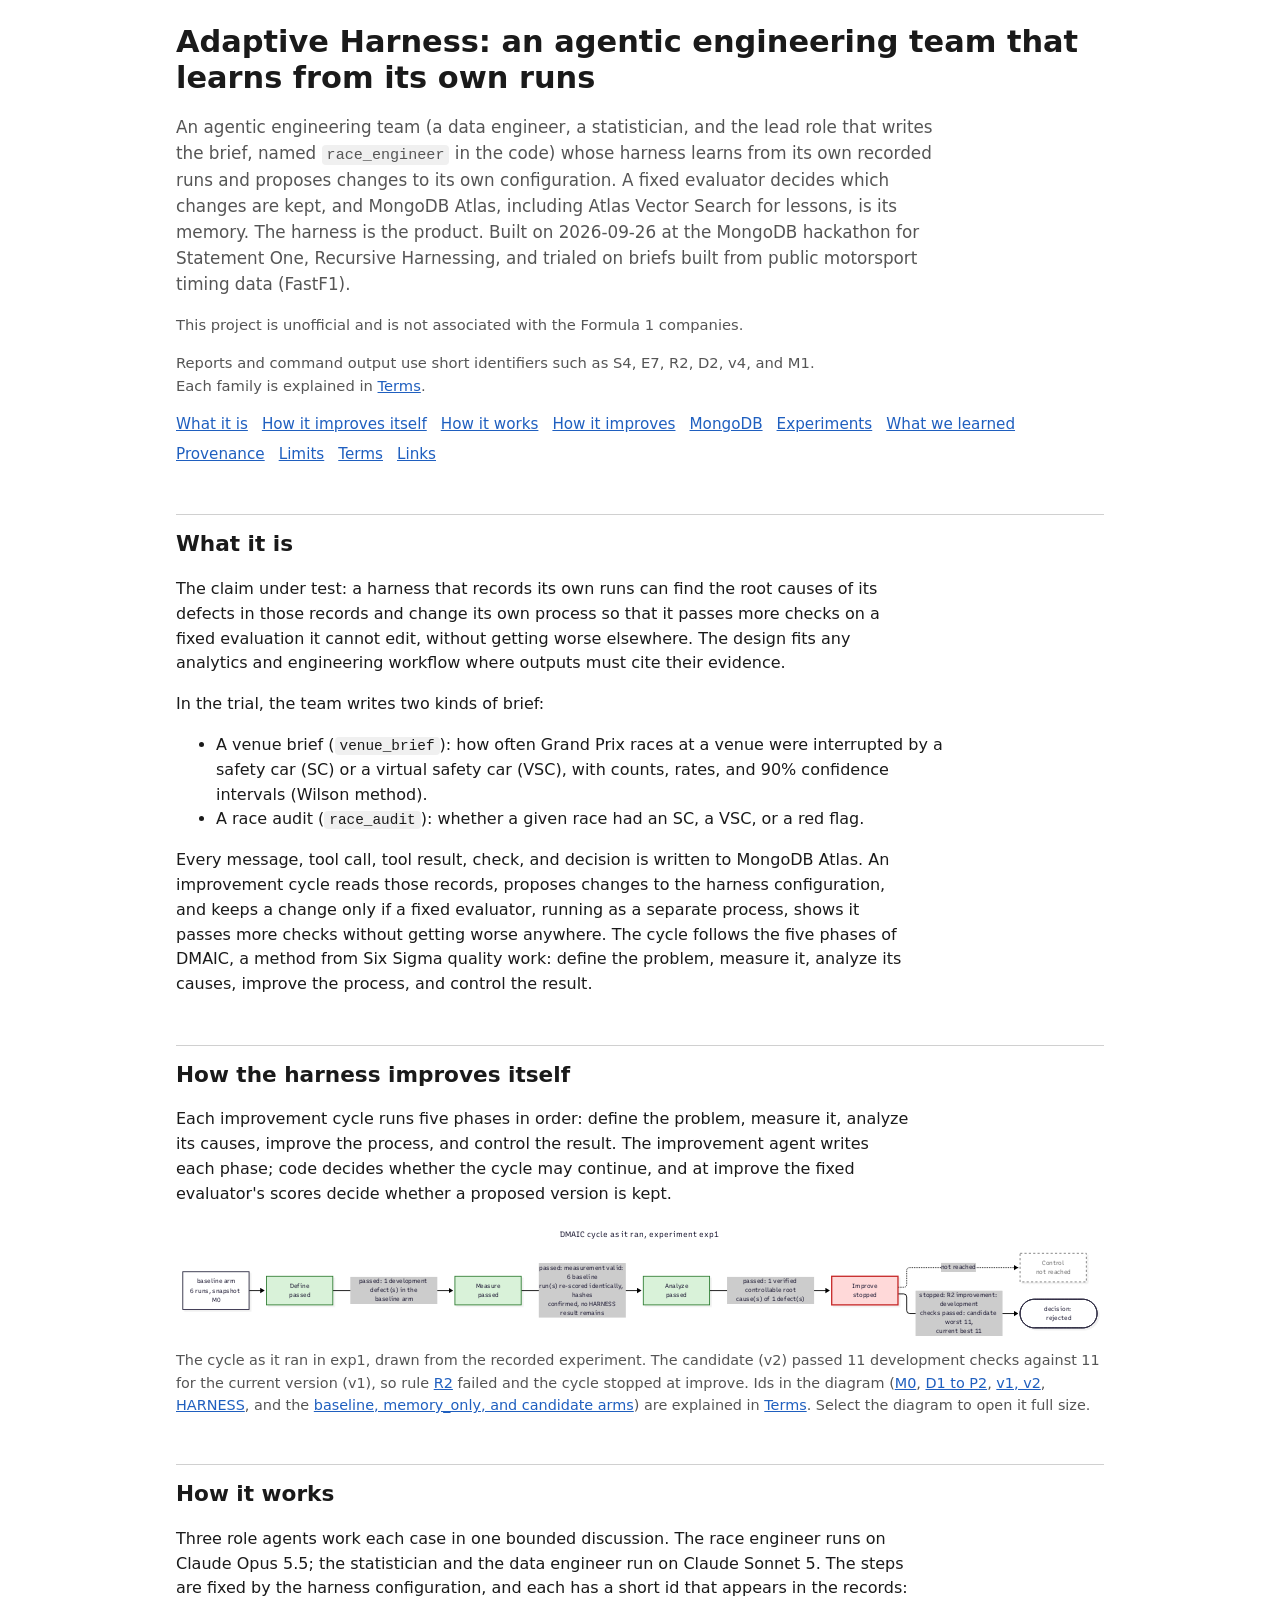
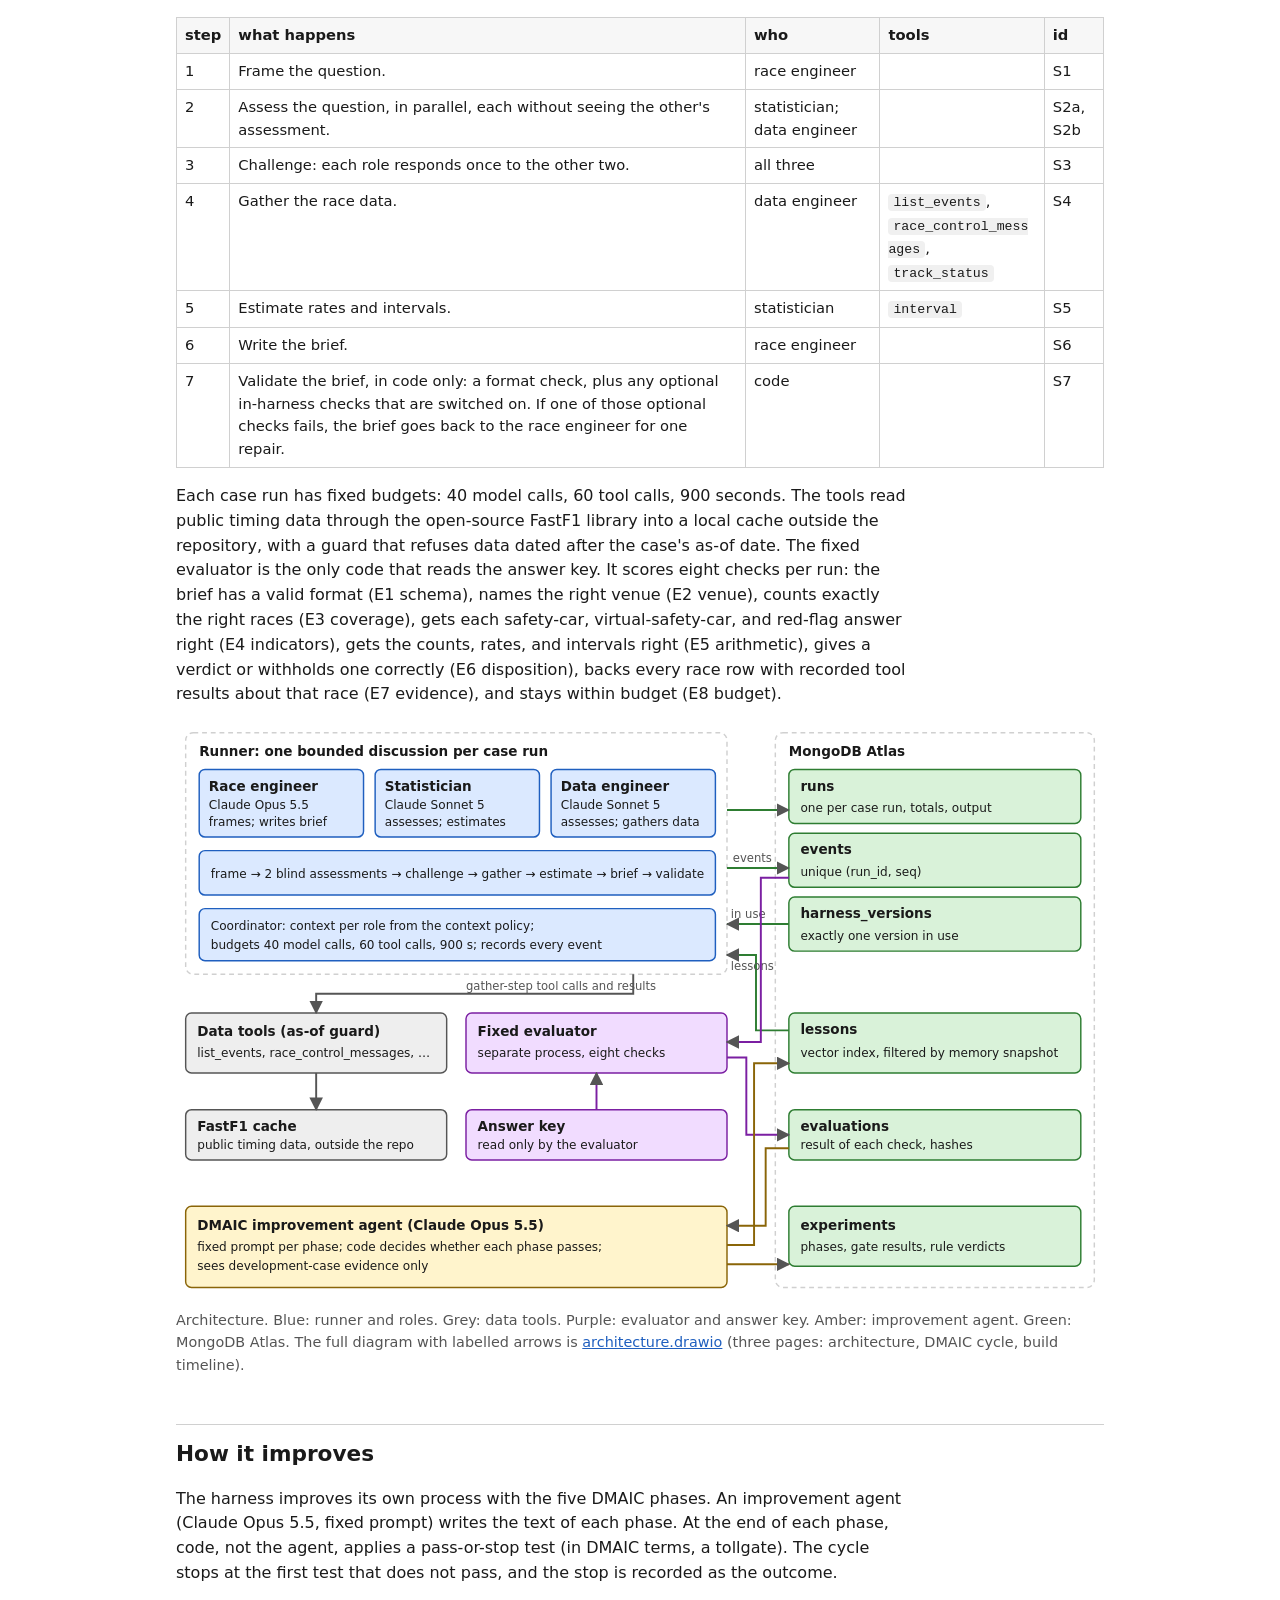
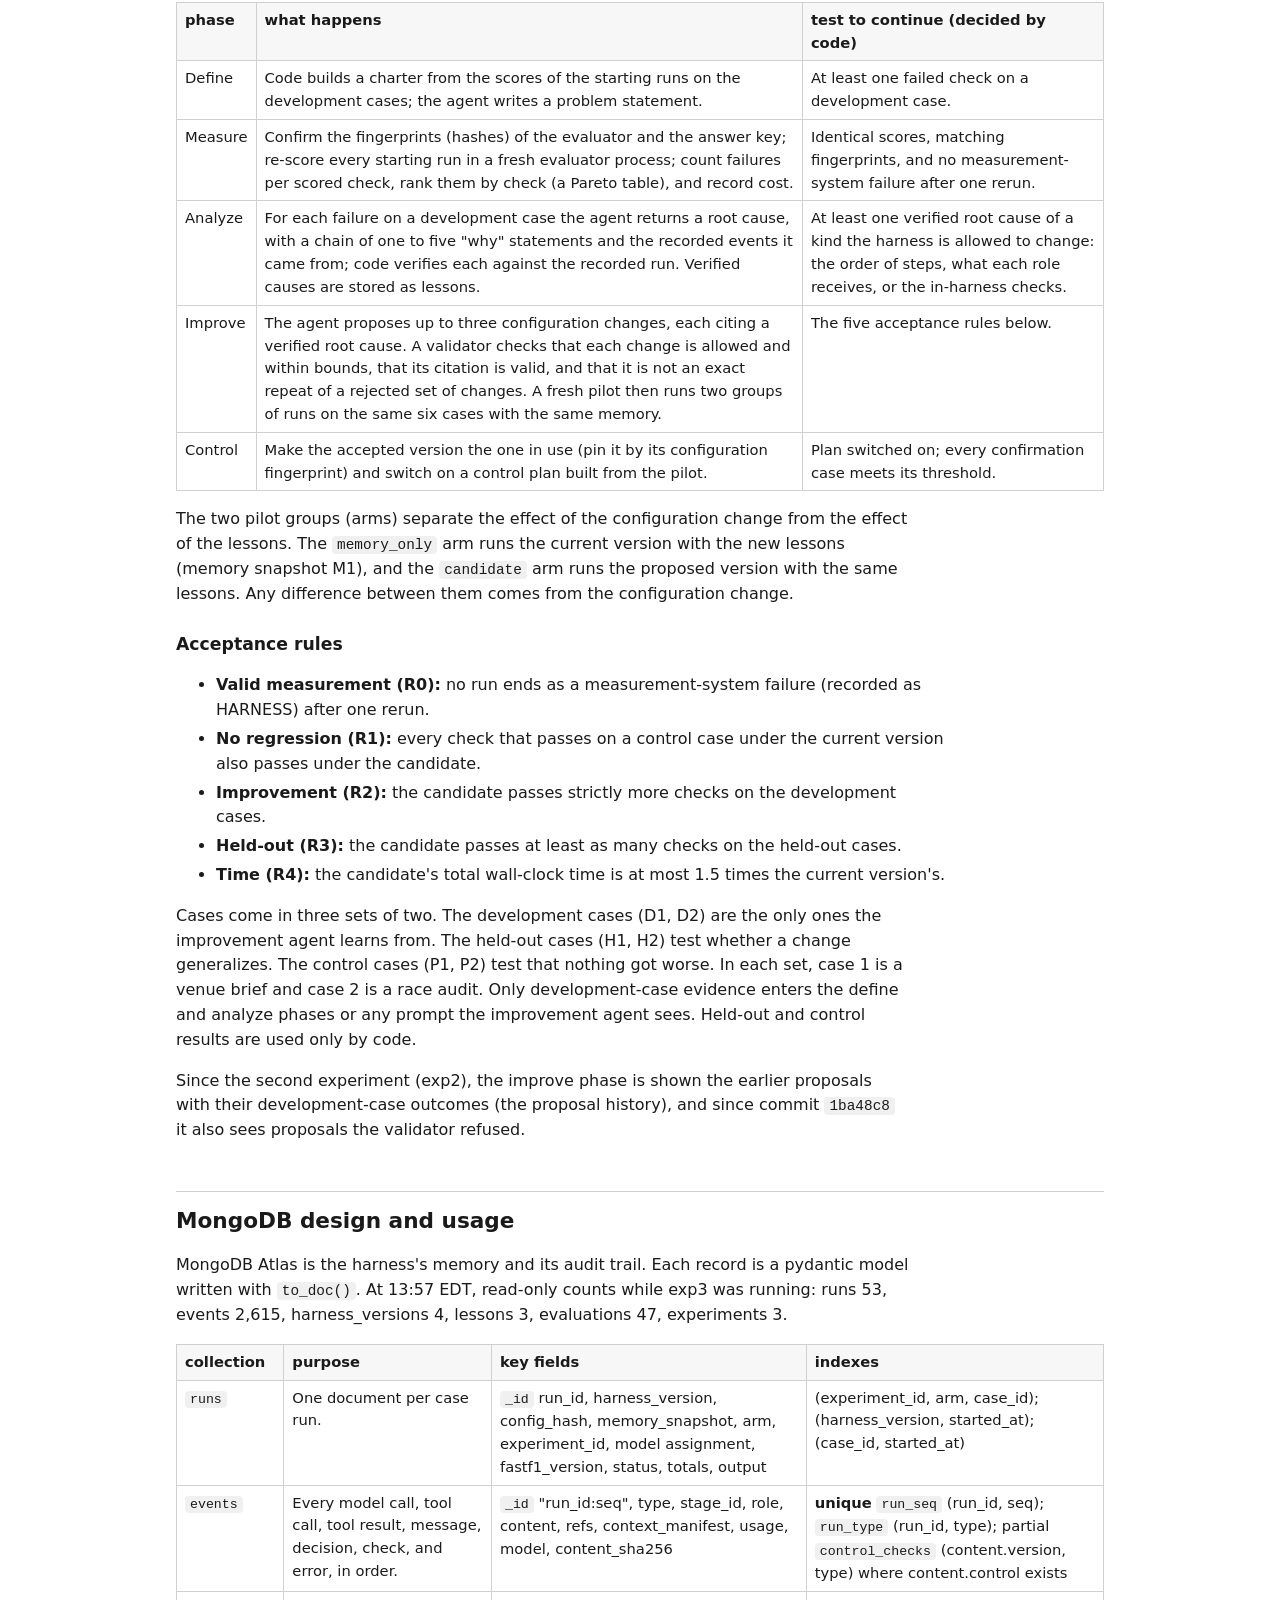
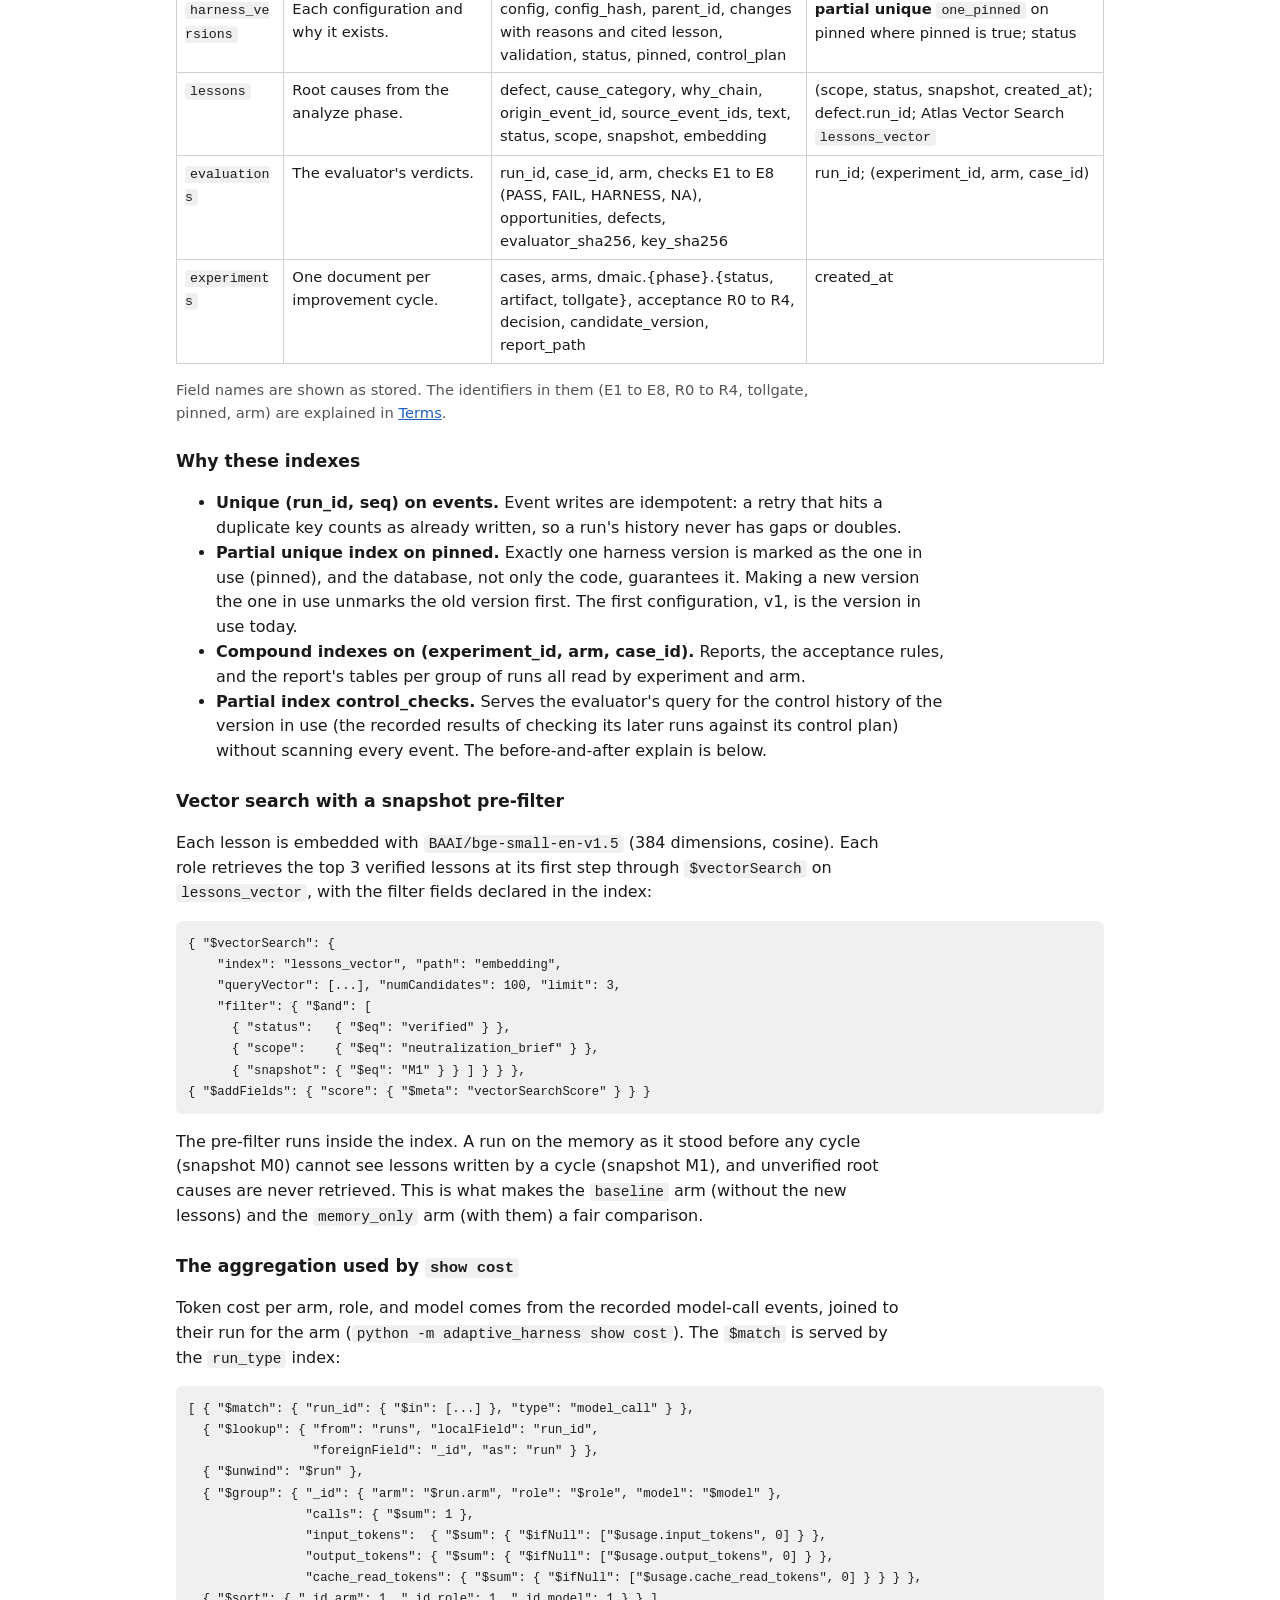
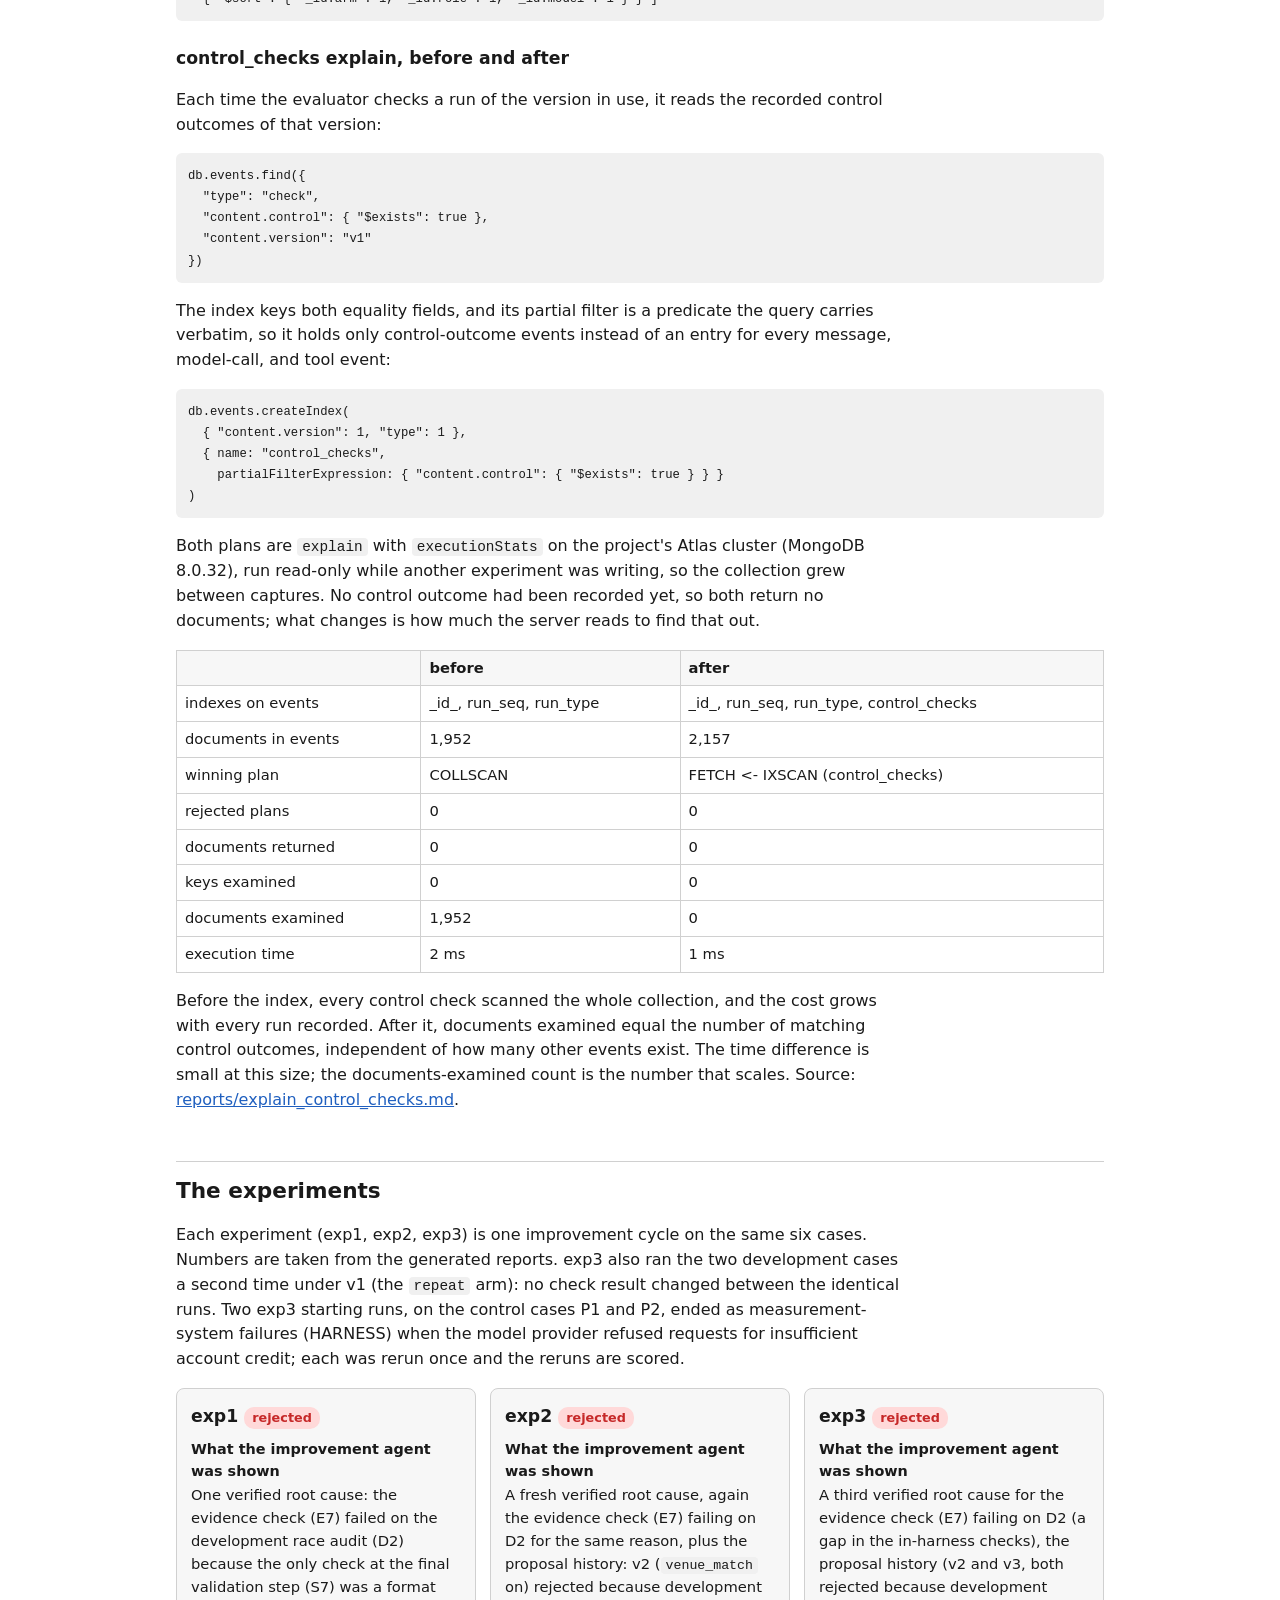
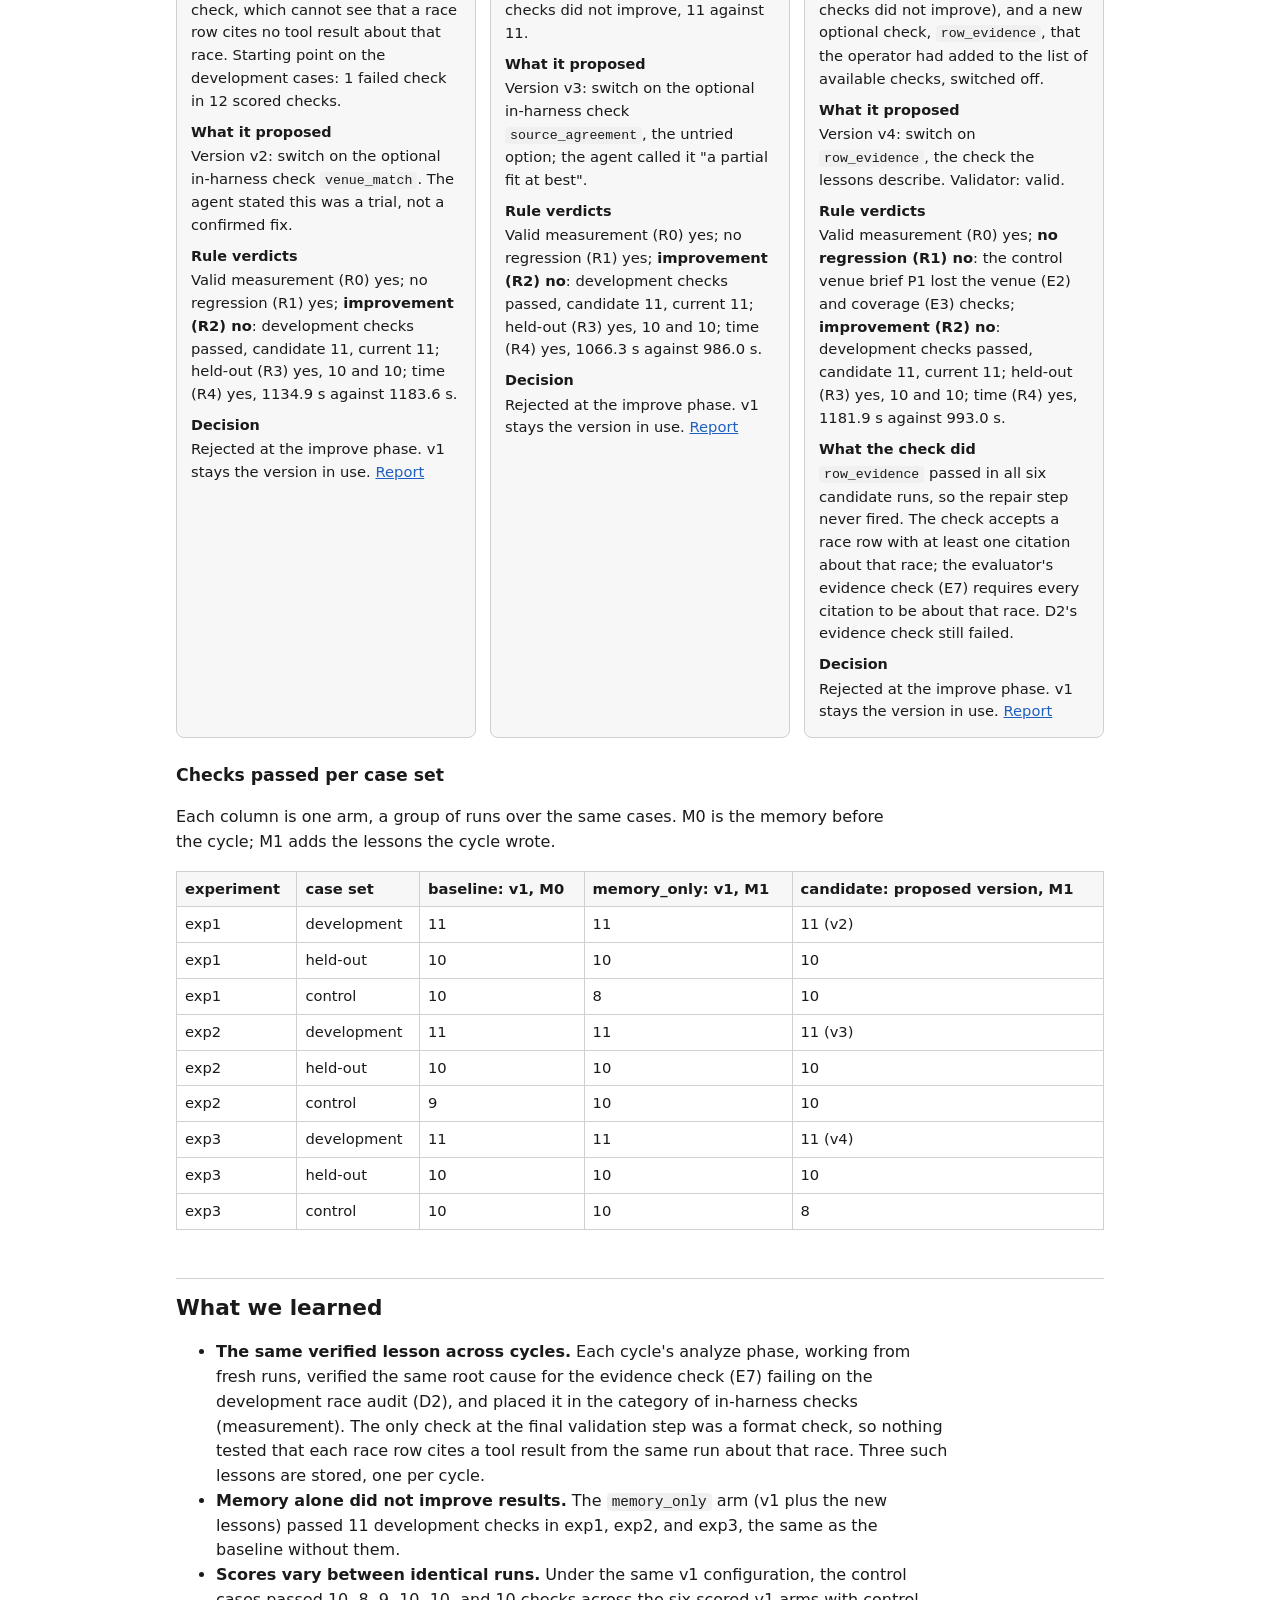
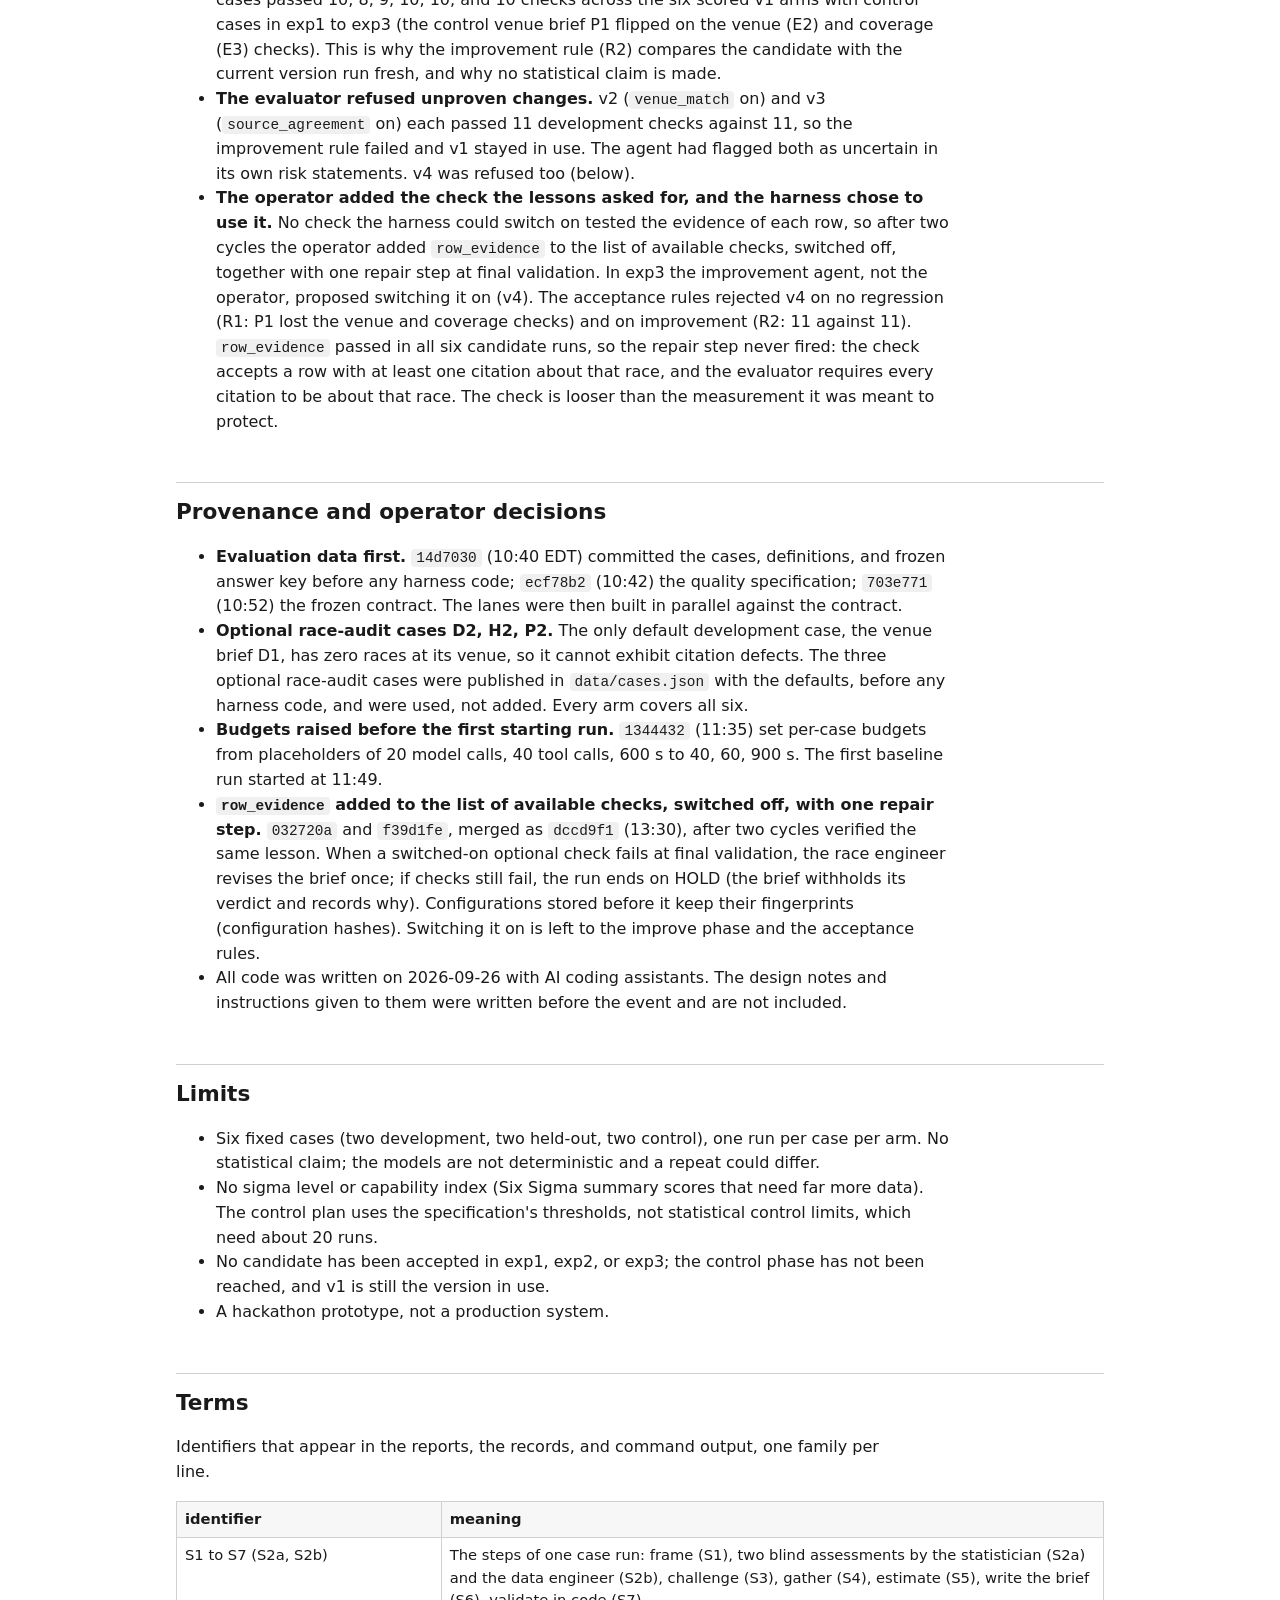
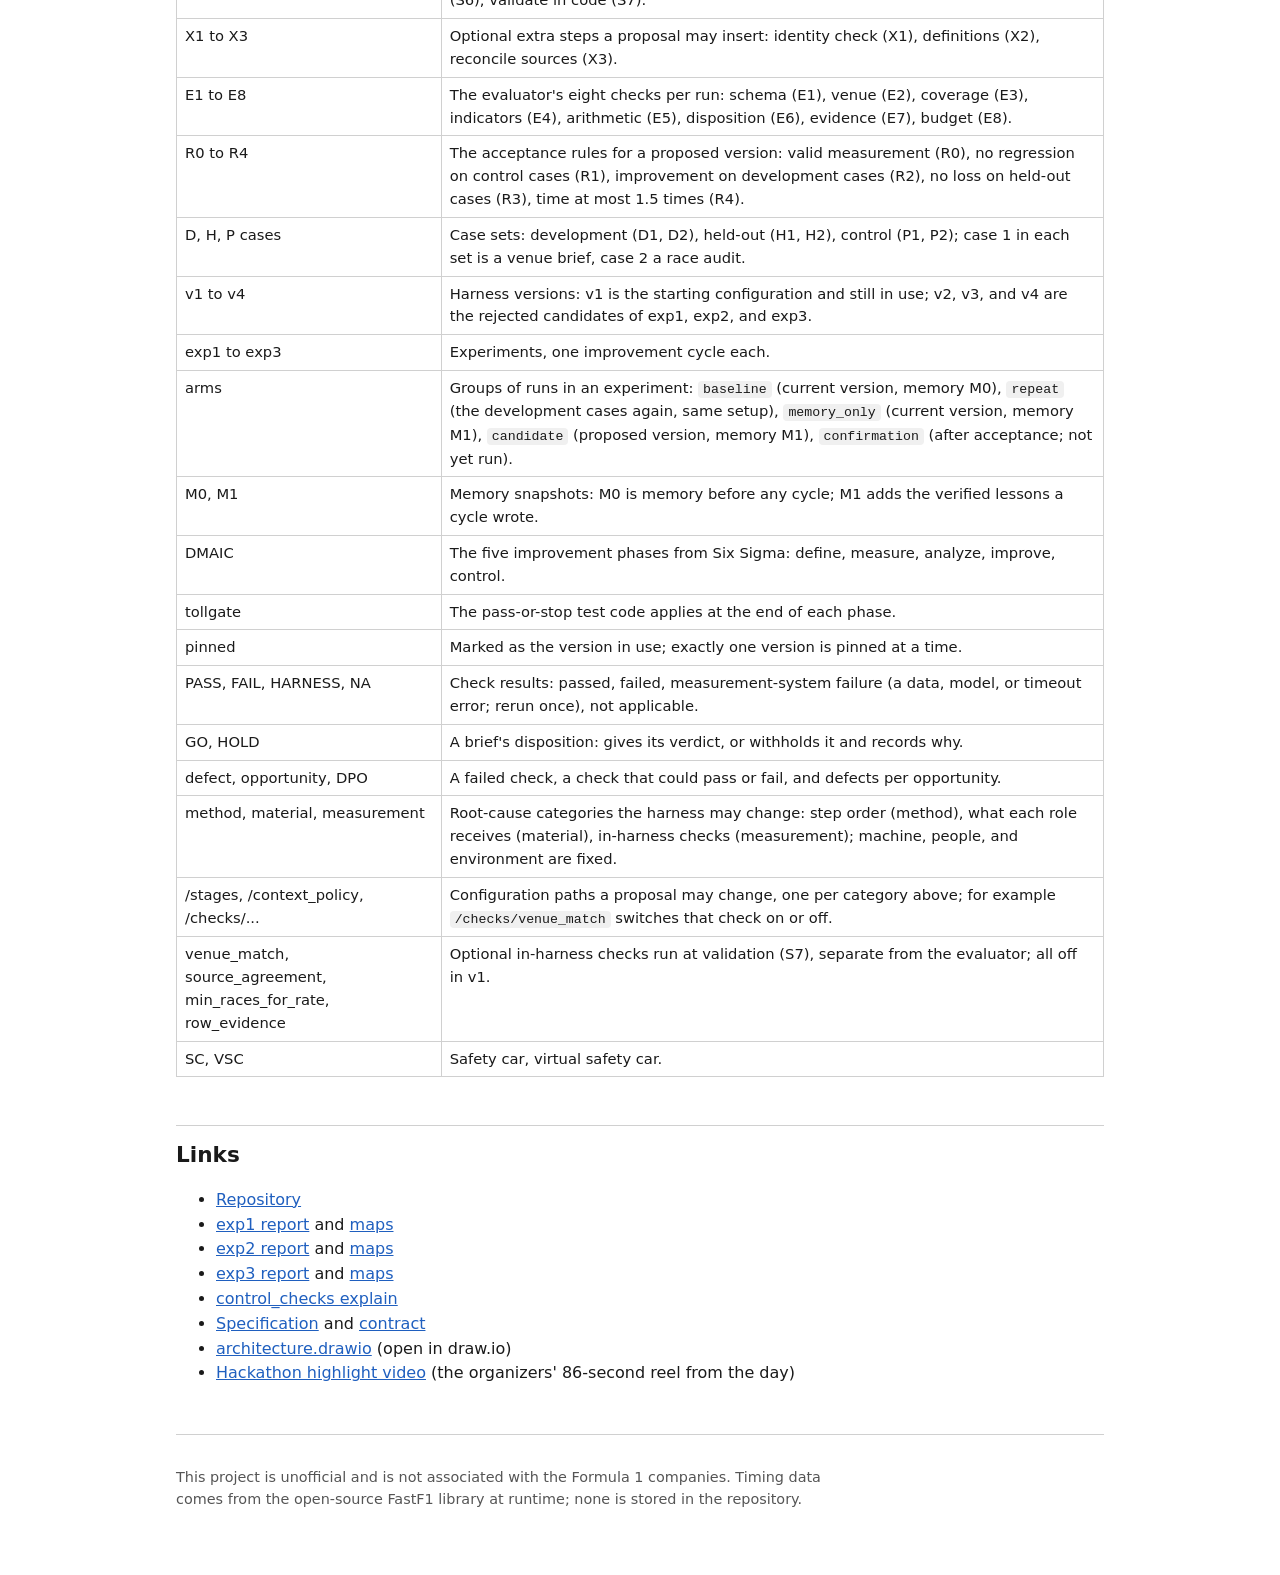
<file: docs/index.html>
<!doctype html>
<html lang="en">
<head>
<meta charset="utf-8">
<meta name="viewport" content="width=device-width, initial-scale=1">
<title>Adaptive Harness: an agentic engineering team that learns from its own runs</title>
<meta name="description" content="An agentic engineering team inside a harness that learns from its own recorded runs, with a fixed evaluator deciding and MongoDB Atlas as its memory. What was built on 2026-09-26.">
<style>
:root {
  --bg: #ffffff; --fg: #1a1a1a; --muted: #555555; --line: #d0d0d0; --card: #f7f7f7;
  --blue: #1f5fbf; --blue-bg: #dbe9ff; --green: #2e7d32; --green-bg: #d9f2d9;
  --purple: #7b1fa2; --purple-bg: #f1dcff; --amber: #8a6508; --amber-bg: #fff4cc;
  --red: #c62828; --red-bg: #ffd9d9; --grey-bg: #eeeeee; --code-bg: #f0f0f0;
}
@media (prefers-color-scheme: dark) {
  :root {
    --bg: #15171a; --fg: #e6e6e6; --muted: #a8a8a8; --line: #3a3d42; --card: #1e2125;
    --blue: #8fb4ff; --blue-bg: #1c2b45; --green: #7fd18a; --green-bg: #1b3320;
    --purple: #d59cf5; --purple-bg: #33203d; --amber: #f0c75e; --amber-bg: #3a3014;
    --red: #ff8a80; --red-bg: #401c1c; --grey-bg: #2a2d31; --code-bg: #24272b;
  }
}
* { box-sizing: border-box; }
body { margin: 0; background: var(--bg); color: var(--fg);
  font: 16px/1.55 system-ui, -apple-system, "Segoe UI", Roboto, sans-serif; }
main { max-width: 960px; margin: 0 auto; padding: 24px 16px 64px; }
h1 { font-size: 1.9rem; line-height: 1.2; margin: 0 0 8px; }
h2 { font-size: 1.35rem; margin: 48px 0 12px; padding-top: 12px; border-top: 1px solid var(--line); }
h3 { font-size: 1.08rem; margin: 24px 0 8px; }
p, li { max-width: 72ch; }
a { color: var(--blue); }
code { background: var(--code-bg); padding: 1px 5px; border-radius: 4px; font-size: 0.9em;
  font-family: ui-monospace, Consolas, monospace; overflow-wrap: anywhere; }
pre { background: var(--code-bg); padding: 12px; border-radius: 6px; overflow-x: auto; font-size: 0.85rem; }
pre code { background: none; padding: 0; }
.lede { color: var(--muted); font-size: 1.05rem; }
.note { font-size: 0.92rem; color: var(--muted); }
nav { display: flex; flex-wrap: wrap; gap: 6px 14px; margin: 16px 0 0; font-size: 0.95rem; }
.table-wrap { overflow-x: auto; margin: 12px 0; }
table { border-collapse: collapse; font-size: 0.92rem; min-width: 100%; }
th, td { border: 1px solid var(--line); padding: 6px 8px; text-align: left; vertical-align: top; }
th { background: var(--card); }
.cards { display: grid; grid-template-columns: repeat(auto-fit, minmax(270px, 1fr)); gap: 14px; margin: 16px 0; }
.card { background: var(--card); border: 1px solid var(--line); border-radius: 8px; padding: 14px; }
.card h3 { margin-top: 0; }
.card dl { margin: 0; }
.card dt { font-weight: 600; margin-top: 8px; font-size: 0.9rem; }
.card dd { margin: 2px 0 0; font-size: 0.92rem; }
.tag { display: inline-block; font-size: 0.8rem; font-weight: 600; padding: 1px 8px; border-radius: 10px; }
.tag.rej { background: var(--red-bg); color: var(--red); }
.tag.pend { background: var(--amber-bg); color: var(--amber); }
.placeholder { border-style: dashed; }
figure { margin: 16px 0; }
figcaption { font-size: 0.9rem; color: var(--muted); margin-top: 6px; }
svg { width: 100%; height: auto; display: block; }
svg text { fill: var(--fg); font-family: system-ui, -apple-system, "Segoe UI", sans-serif; }
svg .b { fill: var(--blue-bg); stroke: var(--blue); }
svg .g { fill: var(--green-bg); stroke: var(--green); }
svg .p { fill: var(--purple-bg); stroke: var(--purple); }
svg .a { fill: var(--amber-bg); stroke: var(--amber); }
svg .k { fill: var(--grey-bg); stroke: var(--muted); }
svg .frame { fill: none; stroke: var(--line); stroke-dasharray: 5 4; }
svg rect { stroke-width: 1.5; }
svg .ar { stroke-width: 2; fill: none; }
svg .ar.b { stroke: var(--blue); } svg .ar.g { stroke: var(--green); }
svg .ar.p { stroke: var(--purple); } svg .ar.a { stroke: var(--amber); } svg .ar.k { stroke: var(--muted); }
svg .lbl { font-size: 12px; fill: var(--muted); }
svg .t { font-size: 14px; font-weight: 600; }
svg .s { font-size: 12.5px; }
.rules li { margin: 4px 0; }
footer { margin-top: 48px; padding-top: 16px; border-top: 1px solid var(--line); font-size: 0.9rem; color: var(--muted); }
</style>
</head>
<body>
<main>

<header>
<h1>Adaptive Harness: an agentic engineering team that learns from its own runs</h1>
<p class="lede">An agentic engineering team (a data engineer, a statistician, and the lead role that writes the brief, named <code>race_engineer</code> in the code) whose harness learns from its own recorded runs and proposes changes to its own configuration. A fixed evaluator decides which changes are kept, and MongoDB Atlas, including Atlas Vector Search for lessons, is its memory. The harness is the product. Built on 2026-09-26 at the MongoDB hackathon for Statement One, Recursive Harnessing, and trialed on briefs built from public motorsport timing data (FastF1).</p>
<p class="note">This project is unofficial and is not associated with the Formula 1 companies.</p>
<p class="note">Reports and command output use short identifiers such as S4, E7, R2, D2, v4, and M1. Each family is explained in <a href="#terms">Terms</a>.</p>
<nav>
<a href="#what">What it is</a><a href="#cycle">How it improves itself</a><a href="#how">How it works</a><a href="#improve">How it improves</a>
<a href="#mongodb">MongoDB</a><a href="#experiments">Experiments</a><a href="#learned">What we learned</a>
<a href="#provenance">Provenance</a><a href="#limits">Limits</a><a href="#terms">Terms</a><a href="#links">Links</a>
</nav>
</header>

<section id="what">
<h2>What it is</h2>
<p>The claim under test: a harness that records its own runs can find the root causes of its defects in those records and change its own process so that it passes more checks on a fixed evaluation it cannot edit, without getting worse elsewhere. The design fits any analytics and engineering workflow where outputs must cite their evidence.</p>
<p>In the trial, the team writes two kinds of brief:</p>
<ul>
<li>A venue brief (<code>venue_brief</code>): how often Grand Prix races at a venue were interrupted by a safety car (SC) or a virtual safety car (VSC), with counts, rates, and 90% confidence intervals (Wilson method).</li>
<li>A race audit (<code>race_audit</code>): whether a given race had an SC, a VSC, or a red flag.</li>
</ul>
<p>Every message, tool call, tool result, check, and decision is written to MongoDB Atlas. An improvement cycle reads those records, proposes changes to the harness configuration, and keeps a change only if a fixed evaluator, running as a separate process, shows it passes more checks without getting worse anywhere. The cycle follows the five phases of DMAIC, a method from Six Sigma quality work: define the problem, measure it, analyze its causes, improve the process, and control the result.</p>
</section>

<section id="cycle">
<h2>How the harness improves itself</h2>
<p>Each improvement cycle runs five phases in order: define the problem, measure it, analyze its causes, improve the process, and control the result. The improvement agent writes each phase; code decides whether the cycle may continue, and at improve the fixed evaluator's scores decide whether a proposed version is kept.</p>
<figure>
<a href="img/dmaic_cycle.svg"><img src="img/dmaic_cycle.svg" style="max-width:100%;height:auto;display:block;background:#fff;border-radius:6px" alt="The DMAIC cycle as it ran in experiment exp1: define, measure, and analyze passed, and the cycle stopped at improve because the fixed evaluator scored the candidate version v2 no better than the current version v1 on the development cases (rule R2). Control was not reached, so v1 stayed in use."></a>
<figcaption>The cycle as it ran in exp1, drawn from the recorded experiment. The candidate (v2) passed 11 development checks against 11 for the current version (v1), so rule <a href="#terms">R2</a> failed and the cycle stopped at improve. Ids in the diagram (<a href="#terms">M0</a>, <a href="#terms">D1 to P2</a>, <a href="#terms">v1, v2</a>, <a href="#terms">HARNESS</a>, and the <a href="#terms">baseline, memory_only, and candidate arms</a>) are explained in <a href="#terms">Terms</a>. Select the diagram to open it full size.</figcaption>
</figure>
</section>

<section id="how">
<h2>How it works</h2>
<p>Three role agents work each case in one bounded discussion. The race engineer runs on Claude Opus 5.5; the statistician and the data engineer run on Claude Sonnet 5. The steps are fixed by the harness configuration, and each has a short id that appears in the records:</p>
<div class="table-wrap"><table>
<tr><th>step</th><th>what happens</th><th>who</th><th>tools</th><th>id</th></tr>
<tr><td>1</td><td>Frame the question.</td><td>race engineer</td><td></td><td>S1</td></tr>
<tr><td>2</td><td>Assess the question, in parallel, each without seeing the other's assessment.</td><td>statistician; data engineer</td><td></td><td>S2a, S2b</td></tr>
<tr><td>3</td><td>Challenge: each role responds once to the other two.</td><td>all three</td><td></td><td>S3</td></tr>
<tr><td>4</td><td>Gather the race data.</td><td>data engineer</td><td><code>list_events</code>, <code>race_control_messages</code>, <code>track_status</code></td><td>S4</td></tr>
<tr><td>5</td><td>Estimate rates and intervals.</td><td>statistician</td><td><code>interval</code></td><td>S5</td></tr>
<tr><td>6</td><td>Write the brief.</td><td>race engineer</td><td></td><td>S6</td></tr>
<tr><td>7</td><td>Validate the brief, in code only: a format check, plus any optional in-harness checks that are switched on. If one of those optional checks fails, the brief goes back to the race engineer for one repair.</td><td>code</td><td></td><td>S7</td></tr>
</table></div>
<p>Each case run has fixed budgets: 40 model calls, 60 tool calls, 900 seconds. The tools read public timing data through the open-source FastF1 library into a local cache outside the repository, with a guard that refuses data dated after the case's as-of date. The fixed evaluator is the only code that reads the answer key. It scores eight checks per run: the brief has a valid format (E1 schema), names the right venue (E2 venue), counts exactly the right races (E3 coverage), gets each safety-car, virtual-safety-car, and red-flag answer right (E4 indicators), gets the counts, rates, and intervals right (E5 arithmetic), gives a verdict or withholds one correctly (E6 disposition), backs every race row with recorded tool results about that race (E7 evidence), and stays within budget (E8 budget).</p>

<figure>
<svg viewBox="0 0 960 600" role="img" aria-labelledby="arch-title arch-desc">
<title id="arch-title">Architecture</title>
<desc id="arch-desc">The runner holds three roles and the seven steps of a case run. The data engineer calls data tools over the FastF1 cache. The runner writes runs and events to MongoDB Atlas and reads from it the configuration in use and the verified lessons. The evaluator, a separate process, alone reads the answer key, reads outputs and events, and writes evaluations. The DMAIC improvement agent reads development-case evaluations and writes lessons, harness versions, and experiments.</desc>
<defs>
<marker id="ah" viewBox="0 0 10 10" refX="9" refY="5" markerWidth="7" markerHeight="7" orient="auto-start-reverse"><path d="M0,0 L10,5 L0,10 z" style="fill: var(--muted)"/></marker>
</defs>
<rect class="frame" x="10" y="10" width="560" height="250" rx="8"/>
<text class="t" x="24" y="34">Runner: one bounded discussion per case run</text>
<rect class="b" x="24" y="48" width="170" height="70" rx="6"/>
<text class="t" x="34" y="70">Race engineer</text><text class="s" x="34" y="89">Claude Opus 5.5</text><text class="s" x="34" y="107">frames; writes brief</text>
<rect class="b" x="206" y="48" width="170" height="70" rx="6"/>
<text class="t" x="216" y="70">Statistician</text><text class="s" x="216" y="89">Claude Sonnet 5</text><text class="s" x="216" y="107">assesses; estimates</text>
<rect class="b" x="388" y="48" width="170" height="70" rx="6"/>
<text class="t" x="398" y="70">Data engineer</text><text class="s" x="398" y="89">Claude Sonnet 5</text><text class="s" x="398" y="107">assesses; gathers data</text>
<rect class="b" x="24" y="132" width="534" height="46" rx="6"/>
<text class="s" x="36" y="160">frame → 2 blind assessments → challenge → gather → estimate → brief → validate</text>
<rect class="b" x="24" y="192" width="534" height="54" rx="6"/>
<text class="s" x="36" y="214">Coordinator: context per role from the context policy;</text>
<text class="s" x="36" y="234">budgets 40 model calls, 60 tool calls, 900 s; records every event</text>

<rect class="k" x="10" y="300" width="270" height="62" rx="6"/>
<text class="t" x="22" y="324">Data tools (as-of guard)</text><text class="s" x="22" y="346">list_events, race_control_messages, …</text>
<rect class="k" x="10" y="400" width="270" height="52" rx="6"/>
<text class="t" x="22" y="422">FastF1 cache</text><text class="s" x="22" y="441">public timing data, outside the repo</text>
<path class="ar k" d="M473 260 V280 H145 V300" marker-end="url(#ah)"/>
<text class="lbl" x="300" y="276">gather-step tool calls and results</text>
<path class="ar k" d="M145 362 V400" marker-end="url(#ah)"/>

<rect class="p" x="300" y="300" width="270" height="62" rx="6"/>
<text class="t" x="312" y="324">Fixed evaluator</text><text class="s" x="312" y="346">separate process, eight checks</text>
<rect class="p" x="300" y="400" width="270" height="52" rx="6"/>
<text class="t" x="312" y="422">Answer key</text><text class="s" x="312" y="441">read only by the evaluator</text>
<path class="ar p" d="M435 400 V362" marker-end="url(#ah)"/>

<rect class="a" x="10" y="500" width="560" height="84" rx="6"/>
<text class="t" x="22" y="524">DMAIC improvement agent (Claude Opus 5.5)</text>
<text class="s" x="22" y="546">fixed prompt per phase; code decides whether each phase passes;</text>
<text class="s" x="22" y="566">sees development-case evidence only</text>

<rect class="frame" x="620" y="10" width="330" height="574" rx="8"/>
<text class="t" x="634" y="34">MongoDB Atlas</text>
<rect class="g" x="634" y="48" width="302" height="56" rx="6"/><text class="t" x="646" y="70">runs</text><text class="s" x="646" y="92">one per case run, totals, output</text>
<rect class="g" x="634" y="114" width="302" height="56" rx="6"/><text class="t" x="646" y="136">events</text><text class="s" x="646" y="158">unique (run_id, seq)</text>
<rect class="g" x="634" y="180" width="302" height="56" rx="6"/><text class="t" x="646" y="202">harness_versions</text><text class="s" x="646" y="224">exactly one version in use</text>
<rect class="g" x="634" y="300" width="302" height="62" rx="6"/><text class="t" x="646" y="322">lessons</text><text class="s" x="646" y="346">vector index, filtered by memory snapshot</text>
<rect class="g" x="634" y="400" width="302" height="52" rx="6"/><text class="t" x="646" y="422">evaluations</text><text class="s" x="646" y="441">result of each check, hashes</text>
<rect class="g" x="634" y="500" width="302" height="62" rx="6"/><text class="t" x="646" y="524">experiments</text><text class="s" x="646" y="546">phases, gate results, rule verdicts</text>

<path class="ar g" d="M570 90 H634" marker-end="url(#ah)"/>
<path class="ar g" d="M570 150 H634" marker-end="url(#ah)"/>
<text class="lbl" x="576" y="144">events</text>
<path class="ar g" d="M634 208 H570" marker-end="url(#ah)"/>
<text class="lbl" x="574" y="202">in use</text>
<path class="ar g" d="M634 318 H600 V240 H570" marker-end="url(#ah)"/>
<text class="lbl" x="574" y="256">lessons</text>
<path class="ar p" d="M634 160 H605 V330 H570" marker-end="url(#ah)"/>
<path class="ar p" d="M570 346 H590 V426 H634" marker-end="url(#ah)"/>
<path class="ar a" d="M634 440 H610 V520 H570" marker-end="url(#ah)"/>
<path class="ar a" d="M570 560 H634" marker-end="url(#ah)"/>
<path class="ar a" d="M570 540 H598 V352 H634" marker-end="url(#ah)"/>
</svg>
<figcaption>Architecture. Blue: runner and roles. Grey: data tools. Purple: evaluator and answer key. Amber: improvement agent. Green: MongoDB Atlas. The full diagram with labelled arrows is <a href="architecture.drawio">architecture.drawio</a> (three pages: architecture, DMAIC cycle, build timeline).</figcaption>
</figure>
</section>

<section id="improve">
<h2>How it improves</h2>
<p>The harness improves its own process with the five DMAIC phases. An improvement agent (Claude Opus 5.5, fixed prompt) writes the text of each phase. At the end of each phase, code, not the agent, applies a pass-or-stop test (in DMAIC terms, a tollgate). The cycle stops at the first test that does not pass, and the stop is recorded as the outcome.</p>
<div class="table-wrap"><table>
<tr><th>phase</th><th>what happens</th><th>test to continue (decided by code)</th></tr>
<tr><td>Define</td><td>Code builds a charter from the scores of the starting runs on the development cases; the agent writes a problem statement.</td><td>At least one failed check on a development case.</td></tr>
<tr><td>Measure</td><td>Confirm the fingerprints (hashes) of the evaluator and the answer key; re-score every starting run in a fresh evaluator process; count failures per scored check, rank them by check (a Pareto table), and record cost.</td><td>Identical scores, matching fingerprints, and no measurement-system failure after one rerun.</td></tr>
<tr><td>Analyze</td><td>For each failure on a development case the agent returns a root cause, with a chain of one to five "why" statements and the recorded events it came from; code verifies each against the recorded run. Verified causes are stored as lessons.</td><td>At least one verified root cause of a kind the harness is allowed to change: the order of steps, what each role receives, or the in-harness checks.</td></tr>
<tr><td>Improve</td><td>The agent proposes up to three configuration changes, each citing a verified root cause. A validator checks that each change is allowed and within bounds, that its citation is valid, and that it is not an exact repeat of a rejected set of changes. A fresh pilot then runs two groups of runs on the same six cases with the same memory.</td><td>The five acceptance rules below.</td></tr>
<tr><td>Control</td><td>Make the accepted version the one in use (pin it by its configuration fingerprint) and switch on a control plan built from the pilot.</td><td>Plan switched on; every confirmation case meets its threshold.</td></tr>
</table></div>
<p>The two pilot groups (arms) separate the effect of the configuration change from the effect of the lessons. The <code>memory_only</code> arm runs the current version with the new lessons (memory snapshot M1), and the <code>candidate</code> arm runs the proposed version with the same lessons. Any difference between them comes from the configuration change.</p>
<h3>Acceptance rules</h3>
<ul class="rules">
<li><b>Valid measurement (R0):</b> no run ends as a measurement-system failure (recorded as HARNESS) after one rerun.</li>
<li><b>No regression (R1):</b> every check that passes on a control case under the current version also passes under the candidate.</li>
<li><b>Improvement (R2):</b> the candidate passes strictly more checks on the development cases.</li>
<li><b>Held-out (R3):</b> the candidate passes at least as many checks on the held-out cases.</li>
<li><b>Time (R4):</b> the candidate's total wall-clock time is at most 1.5 times the current version's.</li>
</ul>
<p>Cases come in three sets of two. The development cases (D1, D2) are the only ones the improvement agent learns from. The held-out cases (H1, H2) test whether a change generalizes. The control cases (P1, P2) test that nothing got worse. In each set, case 1 is a venue brief and case 2 is a race audit. Only development-case evidence enters the define and analyze phases or any prompt the improvement agent sees. Held-out and control results are used only by code.</p>
<p>Since the second experiment (exp2), the improve phase is shown the earlier proposals with their development-case outcomes (the proposal history), and since commit <code>1ba48c8</code> it also sees proposals the validator refused.</p>
</section>

<section id="mongodb">
<h2>MongoDB design and usage</h2>
<p>MongoDB Atlas is the harness's memory and its audit trail. Each record is a pydantic model written with <code>to_doc()</code>. At 13:57 EDT, read-only counts while exp3 was running: runs 53, events 2,615, harness_versions 4, lessons 3, evaluations 47, experiments 3.</p>
<div class="table-wrap"><table>
<tr><th>collection</th><th>purpose</th><th>key fields</th><th>indexes</th></tr>
<tr><td><code>runs</code></td><td>One document per case run.</td><td><code>_id</code> run_id, harness_version, config_hash, memory_snapshot, arm, experiment_id, model assignment, fastf1_version, status, totals, output</td><td>(experiment_id, arm, case_id); (harness_version, started_at); (case_id, started_at)</td></tr>
<tr><td><code>events</code></td><td>Every model call, tool call, tool result, message, decision, check, and error, in order.</td><td><code>_id</code> "run_id:seq", type, stage_id, role, content, refs, context_manifest, usage, model, content_sha256</td><td><b>unique</b> <code>run_seq</code> (run_id, seq); <code>run_type</code> (run_id, type); partial <code>control_checks</code> (content.version, type) where content.control exists</td></tr>
<tr><td><code>harness_versions</code></td><td>Each configuration and why it exists.</td><td>config, config_hash, parent_id, changes with reasons and cited lesson, validation, status, pinned, control_plan</td><td><b>partial unique</b> <code>one_pinned</code> on pinned where pinned is true; status</td></tr>
<tr><td><code>lessons</code></td><td>Root causes from the analyze phase.</td><td>defect, cause_category, why_chain, origin_event_id, source_event_ids, text, status, scope, snapshot, embedding</td><td>(scope, status, snapshot, created_at); defect.run_id; Atlas Vector Search <code>lessons_vector</code></td></tr>
<tr><td><code>evaluations</code></td><td>The evaluator's verdicts.</td><td>run_id, case_id, arm, checks E1 to E8 (PASS, FAIL, HARNESS, NA), opportunities, defects, evaluator_sha256, key_sha256</td><td>run_id; (experiment_id, arm, case_id)</td></tr>
<tr><td><code>experiments</code></td><td>One document per improvement cycle.</td><td>cases, arms, dmaic.{phase}.{status, artifact, tollgate}, acceptance R0 to R4, decision, candidate_version, report_path</td><td>created_at</td></tr>
</table></div>
<p class="note">Field names are shown as stored. The identifiers in them (E1 to E8, R0 to R4, tollgate, pinned, arm) are explained in <a href="#terms">Terms</a>.</p>

<h3>Why these indexes</h3>
<ul>
<li><b>Unique (run_id, seq) on events.</b> Event writes are idempotent: a retry that hits a duplicate key counts as already written, so a run's history never has gaps or doubles.</li>
<li><b>Partial unique index on pinned.</b> Exactly one harness version is marked as the one in use (pinned), and the database, not only the code, guarantees it. Making a new version the one in use unmarks the old version first. The first configuration, v1, is the version in use today.</li>
<li><b>Compound indexes on (experiment_id, arm, case_id).</b> Reports, the acceptance rules, and the report's tables per group of runs all read by experiment and arm.</li>
<li><b>Partial index control_checks.</b> Serves the evaluator's query for the control history of the version in use (the recorded results of checking its later runs against its control plan) without scanning every event. The before-and-after explain is below.</li>
</ul>

<h3>Vector search with a snapshot pre-filter</h3>
<p>Each lesson is embedded with <code>BAAI/bge-small-en-v1.5</code> (384 dimensions, cosine). Each role retrieves the top 3 verified lessons at its first step through <code>$vectorSearch</code> on <code>lessons_vector</code>, with the filter fields declared in the index:</p>
<pre><code>{ "$vectorSearch": {
    "index": "lessons_vector", "path": "embedding",
    "queryVector": [...], "numCandidates": 100, "limit": 3,
    "filter": { "$and": [
      { "status":   { "$eq": "verified" } },
      { "scope":    { "$eq": "neutralization_brief" } },
      { "snapshot": { "$eq": "M1" } } ] } } },
{ "$addFields": { "score": { "$meta": "vectorSearchScore" } } }</code></pre>
<p>The pre-filter runs inside the index. A run on the memory as it stood before any cycle (snapshot M0) cannot see lessons written by a cycle (snapshot M1), and unverified root causes are never retrieved. This is what makes the <code>baseline</code> arm (without the new lessons) and the <code>memory_only</code> arm (with them) a fair comparison.</p>

<h3>The aggregation used by <code>show cost</code></h3>
<p>Token cost per arm, role, and model comes from the recorded model-call events, joined to their run for the arm (<code>python -m adaptive_harness show cost</code>). The <code>$match</code> is served by the <code>run_type</code> index:</p>
<pre><code>[ { "$match": { "run_id": { "$in": [...] }, "type": "model_call" } },
  { "$lookup": { "from": "runs", "localField": "run_id",
                 "foreignField": "_id", "as": "run" } },
  { "$unwind": "$run" },
  { "$group": { "_id": { "arm": "$run.arm", "role": "$role", "model": "$model" },
                "calls": { "$sum": 1 },
                "input_tokens":  { "$sum": { "$ifNull": ["$usage.input_tokens", 0] } },
                "output_tokens": { "$sum": { "$ifNull": ["$usage.output_tokens", 0] } },
                "cache_read_tokens": { "$sum": { "$ifNull": ["$usage.cache_read_tokens", 0] } } } },
  { "$sort": { "_id.arm": 1, "_id.role": 1, "_id.model": 1 } } ]</code></pre>

<h3>control_checks explain, before and after</h3>
<p>Each time the evaluator checks a run of the version in use, it reads the recorded control outcomes of that version:</p>
<pre><code>db.events.find({
  "type": "check",
  "content.control": { "$exists": true },
  "content.version": "v1"
})</code></pre>
<p>The index keys both equality fields, and its partial filter is a predicate the query carries verbatim, so it holds only control-outcome events instead of an entry for every message, model-call, and tool event:</p>
<pre><code>db.events.createIndex(
  { "content.version": 1, "type": 1 },
  { name: "control_checks",
    partialFilterExpression: { "content.control": { "$exists": true } } }
)</code></pre>
<p>Both plans are <code>explain</code> with <code>executionStats</code> on the project's Atlas cluster (MongoDB 8.0.32), run read-only while another experiment was writing, so the collection grew between captures. No control outcome had been recorded yet, so both return no documents; what changes is how much the server reads to find that out.</p>
<div class="table-wrap"><table>
<tr><th></th><th>before</th><th>after</th></tr>
<tr><td>indexes on events</td><td>_id_, run_seq, run_type</td><td>_id_, run_seq, run_type, control_checks</td></tr>
<tr><td>documents in events</td><td>1,952</td><td>2,157</td></tr>
<tr><td>winning plan</td><td>COLLSCAN</td><td>FETCH &lt;- IXSCAN (control_checks)</td></tr>
<tr><td>rejected plans</td><td>0</td><td>0</td></tr>
<tr><td>documents returned</td><td>0</td><td>0</td></tr>
<tr><td>keys examined</td><td>0</td><td>0</td></tr>
<tr><td>documents examined</td><td>1,952</td><td>0</td></tr>
<tr><td>execution time</td><td>2 ms</td><td>1 ms</td></tr>
</table></div>
<p>Before the index, every control check scanned the whole collection, and the cost grows with every run recorded. After it, documents examined equal the number of matching control outcomes, independent of how many other events exist. The time difference is small at this size; the documents-examined count is the number that scales. Source: <a href="https://github.com/TallGibbs/race-engineer-adaptive-harness/blob/main/reports/explain_control_checks.md">reports/explain_control_checks.md</a>.</p>
</section>

<section id="experiments">
<h2>The experiments</h2>
<p>Each experiment (exp1, exp2, exp3) is one improvement cycle on the same six cases. Numbers are taken from the generated reports. exp3 also ran the two development cases a second time under v1 (the <code>repeat</code> arm): no check result changed between the identical runs. Two exp3 starting runs, on the control cases P1 and P2, ended as measurement-system failures (HARNESS) when the model provider refused requests for insufficient account credit; each was rerun once and the reruns are scored.</p>
<div class="cards">
<article class="card">
<h3>exp1 <span class="tag rej">rejected</span></h3>
<dl>
<dt>What the improvement agent was shown</dt>
<dd>One verified root cause: the evidence check (E7) failed on the development race audit (D2) because the only check at the final validation step (S7) was a format check, which cannot see that a race row cites no tool result about that race. Starting point on the development cases: 1 failed check in 12 scored checks.</dd>
<dt>What it proposed</dt>
<dd>Version v2: switch on the optional in-harness check <code>venue_match</code>. The agent stated this was a trial, not a confirmed fix.</dd>
<dt>Rule verdicts</dt>
<dd>Valid measurement (R0) yes; no regression (R1) yes; <b>improvement (R2) no</b>: development checks passed, candidate 11, current 11; held-out (R3) yes, 10 and 10; time (R4) yes, 1134.9 s against 1183.6 s.</dd>
<dt>Decision</dt>
<dd>Rejected at the improve phase. v1 stays the version in use. <a href="https://github.com/TallGibbs/race-engineer-adaptive-harness/blob/main/reports/exp1.md">Report</a></dd>
</dl>
</article>
<article class="card">
<h3>exp2 <span class="tag rej">rejected</span></h3>
<dl>
<dt>What the improvement agent was shown</dt>
<dd>A fresh verified root cause, again the evidence check (E7) failing on D2 for the same reason, plus the proposal history: v2 (<code>venue_match</code> on) rejected because development checks did not improve, 11 against 11.</dd>
<dt>What it proposed</dt>
<dd>Version v3: switch on the optional in-harness check <code>source_agreement</code>, the untried option; the agent called it "a partial fit at best".</dd>
<dt>Rule verdicts</dt>
<dd>Valid measurement (R0) yes; no regression (R1) yes; <b>improvement (R2) no</b>: development checks passed, candidate 11, current 11; held-out (R3) yes, 10 and 10; time (R4) yes, 1066.3 s against 986.0 s.</dd>
<dt>Decision</dt>
<dd>Rejected at the improve phase. v1 stays the version in use. <a href="https://github.com/TallGibbs/race-engineer-adaptive-harness/blob/main/reports/exp2.md">Report</a></dd>
</dl>
</article>
<article class="card">
<h3>exp3 <span class="tag rej">rejected</span></h3>
<dl>
<dt>What the improvement agent was shown</dt>
<dd>A third verified root cause for the evidence check (E7) failing on D2 (a gap in the in-harness checks), the proposal history (v2 and v3, both rejected because development checks did not improve), and a new optional check, <code>row_evidence</code>, that the operator had added to the list of available checks, switched off.</dd>
<dt>What it proposed</dt>
<dd>Version v4: switch on <code>row_evidence</code>, the check the lessons describe. Validator: valid.</dd>
<dt>Rule verdicts</dt>
<dd>Valid measurement (R0) yes; <b>no regression (R1) no</b>: the control venue brief P1 lost the venue (E2) and coverage (E3) checks; <b>improvement (R2) no</b>: development checks passed, candidate 11, current 11; held-out (R3) yes, 10 and 10; time (R4) yes, 1181.9 s against 993.0 s.</dd>
<dt>What the check did</dt>
<dd><code>row_evidence</code> passed in all six candidate runs, so the repair step never fired. The check accepts a race row with at least one citation about that race; the evaluator's evidence check (E7) requires every citation to be about that race. D2's evidence check still failed.</dd>
<dt>Decision</dt>
<dd>Rejected at the improve phase. v1 stays the version in use. <a href="https://github.com/TallGibbs/race-engineer-adaptive-harness/blob/main/reports/exp3.md">Report</a></dd>
</dl>
</article>
</div>

<h3>Checks passed per case set</h3>
<p>Each column is one arm, a group of runs over the same cases. M0 is the memory before the cycle; M1 adds the lessons the cycle wrote.</p>
<div class="table-wrap"><table>
<tr><th>experiment</th><th>case set</th><th>baseline: v1, M0</th><th>memory_only: v1, M1</th><th>candidate: proposed version, M1</th></tr>
<tr><td>exp1</td><td>development</td><td>11</td><td>11</td><td>11 (v2)</td></tr>
<tr><td>exp1</td><td>held-out</td><td>10</td><td>10</td><td>10</td></tr>
<tr><td>exp1</td><td>control</td><td>10</td><td>8</td><td>10</td></tr>
<tr><td>exp2</td><td>development</td><td>11</td><td>11</td><td>11 (v3)</td></tr>
<tr><td>exp2</td><td>held-out</td><td>10</td><td>10</td><td>10</td></tr>
<tr><td>exp2</td><td>control</td><td>9</td><td>10</td><td>10</td></tr>
<tr><td>exp3</td><td>development</td><td>11</td><td>11</td><td>11 (v4)</td></tr>
<tr><td>exp3</td><td>held-out</td><td>10</td><td>10</td><td>10</td></tr>
<tr><td>exp3</td><td>control</td><td>10</td><td>10</td><td>8</td></tr>
</table></div>
</section>

<section id="learned">
<h2>What we learned</h2>
<ul>
<li><b>The same verified lesson across cycles.</b> Each cycle's analyze phase, working from fresh runs, verified the same root cause for the evidence check (E7) failing on the development race audit (D2), and placed it in the category of in-harness checks (measurement). The only check at the final validation step was a format check, so nothing tested that each race row cites a tool result from the same run about that race. Three such lessons are stored, one per cycle.</li>
<li><b>Memory alone did not improve results.</b> The <code>memory_only</code> arm (v1 plus the new lessons) passed 11 development checks in exp1, exp2, and exp3, the same as the baseline without them.</li>
<li><b>Scores vary between identical runs.</b> Under the same v1 configuration, the control cases passed 10, 8, 9, 10, 10, and 10 checks across the six scored v1 arms with control cases in exp1 to exp3 (the control venue brief P1 flipped on the venue (E2) and coverage (E3) checks). This is why the improvement rule (R2) compares the candidate with the current version run fresh, and why no statistical claim is made.</li>
<li><b>The evaluator refused unproven changes.</b> v2 (<code>venue_match</code> on) and v3 (<code>source_agreement</code> on) each passed 11 development checks against 11, so the improvement rule failed and v1 stayed in use. The agent had flagged both as uncertain in its own risk statements. v4 was refused too (below).</li>
<li><b>The operator added the check the lessons asked for, and the harness chose to use it.</b> No check the harness could switch on tested the evidence of each row, so after two cycles the operator added <code>row_evidence</code> to the list of available checks, switched off, together with one repair step at final validation. In exp3 the improvement agent, not the operator, proposed switching it on (v4). The acceptance rules rejected v4 on no regression (R1: P1 lost the venue and coverage checks) and on improvement (R2: 11 against 11). <code>row_evidence</code> passed in all six candidate runs, so the repair step never fired: the check accepts a row with at least one citation about that race, and the evaluator requires every citation to be about that race. The check is looser than the measurement it was meant to protect.</li>
</ul>
</section>

<section id="provenance">
<h2>Provenance and operator decisions</h2>
<ul>
<li><b>Evaluation data first.</b> <code>14d7030</code> (10:40 EDT) committed the cases, definitions, and frozen answer key before any harness code; <code>ecf78b2</code> (10:42) the quality specification; <code>703e771</code> (10:52) the frozen contract. The lanes were then built in parallel against the contract.</li>
<li><b>Optional race-audit cases D2, H2, P2.</b> The only default development case, the venue brief D1, has zero races at its venue, so it cannot exhibit citation defects. The three optional race-audit cases were published in <code>data/cases.json</code> with the defaults, before any harness code, and were used, not added. Every arm covers all six.</li>
<li><b>Budgets raised before the first starting run.</b> <code>1344432</code> (11:35) set per-case budgets from placeholders of 20 model calls, 40 tool calls, 600 s to 40, 60, 900 s. The first baseline run started at 11:49.</li>
<li><b><code>row_evidence</code> added to the list of available checks, switched off, with one repair step.</b> <code>032720a</code> and <code>f39d1fe</code>, merged as <code>dccd9f1</code> (13:30), after two cycles verified the same lesson. When a switched-on optional check fails at final validation, the race engineer revises the brief once; if checks still fail, the run ends on HOLD (the brief withholds its verdict and records why). Configurations stored before it keep their fingerprints (configuration hashes). Switching it on is left to the improve phase and the acceptance rules.</li>
<li>All code was written on 2026-09-26 with AI coding assistants. The design notes and instructions given to them were written before the event and are not included.</li>
</ul>
</section>

<section id="limits">
<h2>Limits</h2>
<ul>
<li>Six fixed cases (two development, two held-out, two control), one run per case per arm. No statistical claim; the models are not deterministic and a repeat could differ.</li>
<li>No sigma level or capability index (Six Sigma summary scores that need far more data). The control plan uses the specification's thresholds, not statistical control limits, which need about 20 runs.</li>
<li>No candidate has been accepted in exp1, exp2, or exp3; the control phase has not been reached, and v1 is still the version in use.</li>
<li>A hackathon prototype, not a production system.</li>
</ul>
</section>

<section id="terms">
<h2>Terms</h2>
<p>Identifiers that appear in the reports, the records, and command output, one family per line.</p>
<div class="table-wrap"><table>
<tr><th>identifier</th><th>meaning</th></tr>
<tr><td>S1 to S7 (S2a, S2b)</td><td>The steps of one case run: frame (S1), two blind assessments by the statistician (S2a) and the data engineer (S2b), challenge (S3), gather (S4), estimate (S5), write the brief (S6), validate in code (S7).</td></tr>
<tr><td>X1 to X3</td><td>Optional extra steps a proposal may insert: identity check (X1), definitions (X2), reconcile sources (X3).</td></tr>
<tr><td>E1 to E8</td><td>The evaluator's eight checks per run: schema (E1), venue (E2), coverage (E3), indicators (E4), arithmetic (E5), disposition (E6), evidence (E7), budget (E8).</td></tr>
<tr><td>R0 to R4</td><td>The acceptance rules for a proposed version: valid measurement (R0), no regression on control cases (R1), improvement on development cases (R2), no loss on held-out cases (R3), time at most 1.5 times (R4).</td></tr>
<tr><td>D, H, P cases</td><td>Case sets: development (D1, D2), held-out (H1, H2), control (P1, P2); case 1 in each set is a venue brief, case 2 a race audit.</td></tr>
<tr><td>v1 to v4</td><td>Harness versions: v1 is the starting configuration and still in use; v2, v3, and v4 are the rejected candidates of exp1, exp2, and exp3.</td></tr>
<tr><td>exp1 to exp3</td><td>Experiments, one improvement cycle each.</td></tr>
<tr><td>arms</td><td>Groups of runs in an experiment: <code>baseline</code> (current version, memory M0), <code>repeat</code> (the development cases again, same setup), <code>memory_only</code> (current version, memory M1), <code>candidate</code> (proposed version, memory M1), <code>confirmation</code> (after acceptance; not yet run).</td></tr>
<tr><td>M0, M1</td><td>Memory snapshots: M0 is memory before any cycle; M1 adds the verified lessons a cycle wrote.</td></tr>
<tr><td>DMAIC</td><td>The five improvement phases from Six Sigma: define, measure, analyze, improve, control.</td></tr>
<tr><td>tollgate</td><td>The pass-or-stop test code applies at the end of each phase.</td></tr>
<tr><td>pinned</td><td>Marked as the version in use; exactly one version is pinned at a time.</td></tr>
<tr><td>PASS, FAIL, HARNESS, NA</td><td>Check results: passed, failed, measurement-system failure (a data, model, or timeout error; rerun once), not applicable.</td></tr>
<tr><td>GO, HOLD</td><td>A brief's disposition: gives its verdict, or withholds it and records why.</td></tr>
<tr><td>defect, opportunity, DPO</td><td>A failed check, a check that could pass or fail, and defects per opportunity.</td></tr>
<tr><td>method, material, measurement</td><td>Root-cause categories the harness may change: step order (method), what each role receives (material), in-harness checks (measurement); machine, people, and environment are fixed.</td></tr>
<tr><td>/stages, /context_policy, /checks/...</td><td>Configuration paths a proposal may change, one per category above; for example <code>/checks/venue_match</code> switches that check on or off.</td></tr>
<tr><td>venue_match, source_agreement, min_races_for_rate, row_evidence</td><td>Optional in-harness checks run at validation (S7), separate from the evaluator; all off in v1.</td></tr>
<tr><td>SC, VSC</td><td>Safety car, virtual safety car.</td></tr>
</table></div>
</section>

<section id="links">
<h2>Links</h2>
<ul>
<li><a href="https://github.com/TallGibbs/race-engineer-adaptive-harness">Repository</a></li>
<li><a href="https://github.com/TallGibbs/race-engineer-adaptive-harness/blob/main/reports/exp1.md">exp1 report</a> and <a href="https://github.com/TallGibbs/race-engineer-adaptive-harness/blob/main/reports/maps.md">maps</a></li>
<li><a href="https://github.com/TallGibbs/race-engineer-adaptive-harness/blob/main/reports/exp2.md">exp2 report</a> and <a href="https://github.com/TallGibbs/race-engineer-adaptive-harness/blob/main/reports/maps_exp2.md">maps</a></li>
<li><a href="https://github.com/TallGibbs/race-engineer-adaptive-harness/blob/main/reports/exp3.md">exp3 report</a> and <a href="https://github.com/TallGibbs/race-engineer-adaptive-harness/blob/main/reports/maps_exp3.md">maps</a></li>
<li><a href="https://github.com/TallGibbs/race-engineer-adaptive-harness/blob/main/reports/explain_control_checks.md">control_checks explain</a></li>
<li><a href="https://github.com/TallGibbs/race-engineer-adaptive-harness/blob/main/SPECIFICATION.md">Specification</a> and <a href="https://github.com/TallGibbs/race-engineer-adaptive-harness/blob/main/CONTRACT.md">contract</a></li>
<li><a href="architecture.drawio">architecture.drawio</a> (open in draw.io)</li>
<li><a href="highlight/">Hackathon highlight video</a> (the organizers' 86-second reel from the day)</li>
</ul>
</section>

<footer>
<p>This project is unofficial and is not associated with the Formula 1 companies. Timing data comes from the open-source FastF1 library at runtime; none is stored in the repository.</p>
</footer>
</main>
<!--
NUMBERS AND SOURCES (every number on this page)
Build date 2026-09-26; times EDT ............ git log (commit dates, -0400)
3 roles; Opus 5.5 / Sonnet 5 per role ........ reports/exp1.md "Split by the model that answered" (claude-opus-5-5, claude-sonnet-5); README.md
Stages S1 to S7, 7 steps, X1 to X3 .......... CONTRACT.md section A
Budgets 40 model calls, 60 tool calls, 900 s  CONTRACT.md section A; commit 1344432
Placeholder budgets 20, 40, 600 s ........... git show 1344432 (configs/v1.json diff and message)
8 checks E1 to E8 ........................... SPECIFICATION.md
90% Wilson interval ("wilson_90") ........... CONTRACT.md section D
Up to 3 changes (change_cap 3) .............. CONTRACT.md sections A and J
5 acceptance rules; R4 1.5 times ............ SPECIFICATION.md
5 DMAIC phases .............................. SPECIFICATION.md Purpose
Why-chain 1 to 5 statements ................. CONTRACT.md section J
6 cases, 2 per set; case 1 venue brief, case 2 race audit ... README.md; data/cases.json; reports/exp1.md
Top 3 lessons (k 3) ......................... CONTRACT.md section A (context_policy lessons k 3)
Terms: arms, snapshots, results, dispositions, cause categories, paths, optional checks off in v1
  ........................................... CONTRACT.md sections A, B, C, G, H; SPECIFICATION.md
384 dimensions, BAAI/bge-small-en-v1.5 ...... adaptive_harness/store/embeddings.py
numCandidates 100 (max(100, 20*k)), limit 3 . adaptive_harness/store/mongo.py vector_search_pipeline
Collection counts runs 53, events 2,615, harness_versions 4, lessons 3, evaluations 47, experiments 3
  ........................................... read-only count_documents, 2026-09-26 13:57 EDT
3 lessons, all E7 on D2, measurement ........ read-only find on lessons (ids lesson:exp1/2/3:...:E7); exp3 cause_category from same query
exp3 improve history [v2, v3] ... read-only find on experiments exp3 dmaic.improve.artifact.history, 13:58 EDT
v4 change add /checks/row_evidence enabled true, validation valid, status candidate
  ........................................... read-only find on harness_versions, 13:57 EDT
exp1: 1 defect in 12 dev opportunities ...... reports/exp1.md Define charter
exp1: R2 candidate 11 vs current 11; R3 10 vs 10; R4 1134.9 vs 1183.6 s ... reports/exp1.md Acceptance rules
exp1 checks passed per set 11/11/11, 10/10/10, 10/8/10 ... reports/exp1.md "Checks passed per case set"
exp2: R2 11 vs 11; R3 10 vs 10; R4 1066.3 vs 986.0 s ... reports/exp2.md Acceptance rules
exp2 checks passed per set 11/11/11, 10/10/10, 9/10/10 ... reports/exp2.md "Checks passed per case set"
Control checks 10, 8, 9, 10 across v1 arms .. reports/exp1.md (baseline 10, memory_only 8), reports/exp2.md (baseline 9, memory_only 10)
"a partial fit at best" (v3 quote) .......... reports/exp2.md Improve rationale
First baseline run 11:49 EDT ................ reports/exp1.md run id D1-20260926T154911 (UTC 15:49)
Commit hashes and times 14d7030 10:40, ecf78b2 10:42, 703e771 10:52, 1344432 11:35, 1ba48c8, 032720a, f39d1fe, dccd9f1 13:30
  ........................................... git log main
exp3: R1 P1 lost E2, E3; R2 11 vs 11; R3 10 vs 10; R4 1181.9 vs 993.0 s; rejected; v1 pinned ... reports/exp3.md Acceptance rules and header
exp3 checks passed per set 11/11/11, 10/10/10, 10/10/8 (baseline/memory_only/candidate) ... reports/exp3.md "Checks passed per case set"
exp3 repeat: 2 development cases, no check changed; 2 HARNESS baseline runs (P1, P2) rerun once ... reports/exp3.md Measure
exp3 history v2 and v3 rejected on R2 ....... reports/exp3.md "Proposal history shown to the improvement agent"
row_evidence passed in all 6 candidate runs; 1 S6 message per run (no repair) ... read-only find on events of the 6 exp3 candidate runs (type check, stage S6 message), 2026-09-26 after 14:09 EDT
"at least one" vs "every" citation .......... adaptive_harness/runner/checks.py row_evidence; adaptive_harness/evaluate/checks.py _cites_race
Control checks 10, 10 (exp3 v1 arms) ........ reports/exp3.md (baseline 10, memory_only 10)
explain table: 1,952 / 2,157 documents, COLLSCAN vs IXSCAN, 1,952 vs 0 examined, 2 ms vs 1 ms, MongoDB 8.0.32 ... reports/explain_control_checks.md
exp3 report commit 28677fc 14:08; merges 52ffa15 14:08, 77ff2e7 14:09 ... git log main
-->
</body>
</html>
</file>
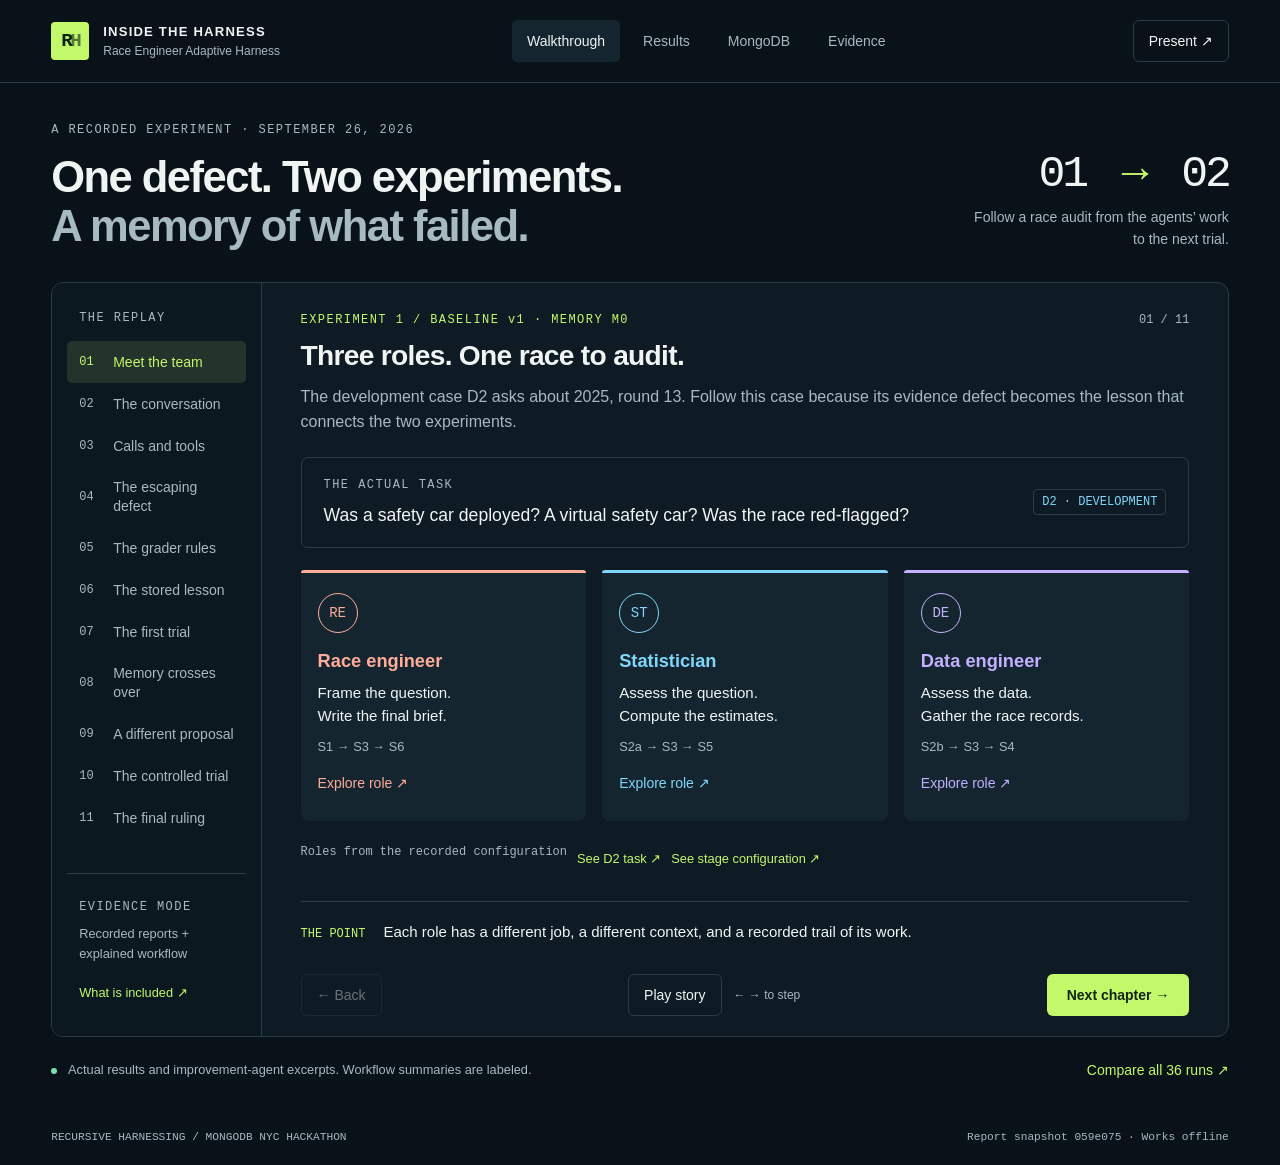
<file: docs/experiment-walkthrough/index.html>
<!doctype html>
<html lang="en">
<head>
<meta charset="utf-8"><meta name="viewport" content="width=device-width,initial-scale=1">
<meta name="color-scheme" content="dark">
<title>Inside the Harness | Experiment 1 to Experiment 2</title>
<meta name="description" content="An interactive, evidence-backed walkthrough of the Race Engineer Adaptive Harness's first two experiments.">
<link rel="icon" type="image/svg+xml" href="data:image/svg+xml,%3Csvg xmlns='http://www.w3.org/2000/svg' viewBox='0 0 32 32'%3E%3Crect width='32' height='32' rx='7' fill='%230d161e'/%3E%3Cpath d='M8 10h16v5H13v7h11M8 22V10' fill='none' stroke='%23c4f86b' stroke-width='3'/%3E%3C/svg%3E">
<style>:root{--bg:#091218;--panel:#0e1b24;--panel2:#142530;--line:#2b3d47;--text:#f0f5f4;--muted:#a7b9c1;--lime:#c4f86b;--green:#79e3ac;--coral:#ffac98;--cyan:#80d7fa;--violet:#c4b0ff;--amber:#ffd078;--red:#ff9999;--mono:Consolas,'Courier New',monospace;font-family:'Segoe UI',Arial,sans-serif;color:var(--text);background:var(--bg);font-size:16px;color-scheme:dark}
*{box-sizing:border-box}body{margin:0}button,input,select{font:inherit}button,a{-webkit-tap-highlight-color:transparent}button{cursor:pointer}button:disabled{opacity:.4;cursor:default}button{color:inherit}button:focus-visible,a:focus-visible,summary:focus-visible,select:focus-visible{outline:3px solid var(--lime);outline-offset:5px}a{color:var(--cyan)}button{border:0;background:none}button,select{min-height:42px}p{line-height:1.55;margin:0 0 1rem}h1,h2,h3{margin:0;font-weight:600}h1{font-size:clamp(2.3rem,3.4vw,3.5rem);letter-spacing:-.035em;line-height:1.12}h1 span{color:var(--muted)}h2{font-size:clamp(1.65rem,2.2vw,2.1rem);line-height:1.2;letter-spacing:-.025em}h3{font-size:1.14rem;line-height:1.35}small{font-size:.875rem}code,.mono{font-family:var(--mono);overflow-wrap:anywhere}code{font-size:.88em;color:var(--cyan)}pre{white-space:pre-wrap;overflow-wrap:anywhere;line-height:1.65;font-size:.875rem;background:#091218;padding:20px;border:1px solid var(--line);border-radius:8px;max-height:62vh;overflow:auto}pre code{font-size:inherit;color:var(--text)}[hidden]{display:none!important}.eyebrow,.tiny-label{font-family:var(--mono);font-size:.75rem;letter-spacing:.12em;line-height:1.5;color:var(--muted)}.eyebrow{margin:0 0 14px}.tiny-label{display:block;margin-bottom:8px}.muted{color:var(--muted)}.topbar{display:flex;align-items:center;justify-content:space-between;padding:20px clamp(20px,4vw,64px);border-bottom:1px solid var(--line);gap:24px}.brand{color:var(--text);text-decoration:none;display:flex;align-items:center;gap:14px;font-size:.82rem;letter-spacing:.09em;font-weight:700}.brand small{display:block;font-size:.75rem;letter-spacing:0;font-weight:400;color:var(--muted);margin-top:5px}.brand-mark{background:var(--lime);color:#0c2417;padding:8px 10px;font-size:1.2rem;font-family:var(--mono);letter-spacing:-.13em;border-radius:4px}.brand-mark span{opacity:.6}.topnav{display:flex;gap:8px;align-items:center}.topnav button{color:var(--muted);padding:8px 15px;font-size:.875rem;border-radius:5px}.topnav button.active{color:var(--text);background:var(--panel2)}.quiet{border:1px solid var(--line);border-radius:6px;padding:9px 15px;font-size:.875rem;background:transparent;white-space:nowrap}.quiet:hover,.topnav button:hover{background:var(--panel2)}.primary{color:#122417;background:var(--lime);padding:10px 20px;border-radius:6px;font-size:.875rem;font-weight:700}.primary:hover{background:#d5ff91}.text-link{font-size:.875rem;color:var(--lime);padding:3px 0;text-align:left}.text-link:hover{text-decoration:underline}.intro{display:flex;align-items:end;justify-content:space-between;margin:38px 0 32px;gap:32px}.intro-side{text-align:right}.intro-side strong{font-family:var(--mono);font-size:2.8rem;font-weight:400;letter-spacing:-.07em}.intro-side strong span{color:var(--lime);padding:0 12px}.intro-side p{font-size:.875rem;color:var(--muted);margin:8px 0 0}main{max-width:1580px;margin:auto;padding:0 clamp(20px,4vw,64px)}.story-shell{border:1px solid var(--line);border-radius:12px;display:grid;grid-template-columns:210px minmax(0,1fr);overflow:hidden;background:var(--panel)}.chapter-nav{padding:26px 15px 22px;background:#0c1820;border-right:1px solid var(--line);display:flex;flex-direction:column}.chapter-nav>.eyebrow{margin-left:12px}.chapter{display:flex;align-items:center;text-align:left;gap:12px;width:100%;border-radius:5px;color:var(--muted);padding:11px 12px;font-size:.875rem;line-height:1.35}.chapter .num{font-family:var(--mono);font-size:.75rem;width:22px;flex-shrink:0}.chapter.active{background:#24332b;color:var(--lime)}.chapter:hover{background:var(--panel2);color:var(--text)}.replay-note{margin-top:auto;padding:24px 12px 0;border-top:1px solid var(--line)}.replay-note p{color:var(--muted);font-size:.8rem;margin:0;line-height:1.6}.replay-note .text-link{font-size:.8rem;margin-top:7px}.story-workspace{padding:28px clamp(22px,3vw,42px) 20px;min-width:0}.scene-top{display:flex;justify-content:space-between;gap:15px;align-items:center;margin-bottom:10px}.scene-top .eyebrow{margin:0;color:var(--lime)}.scene-top .mono{font-size:.75rem;color:var(--muted)}.scene-description{max-width:900px;margin:12px 0 22px;color:var(--muted);font-size:1rem}.scene-visual{min-height:300px;display:flex;flex-direction:column;justify-content:center}.takeaway{display:flex;gap:18px;align-items:baseline;margin-top:22px;padding-top:18px;border-top:1px solid var(--line)}.takeaway>span{white-space:nowrap;font-size:.75rem;font-family:var(--mono);color:var(--lime)}.takeaway p{font-size:.94rem;margin:0}.scene-footer{display:flex;justify-content:space-between;align-items:center;gap:14px;padding-top:22px;margin-top:8px}.play-tools{display:flex;align-items:center;gap:12px}.keyboard-hint{color:var(--muted);font-size:.75rem}.under-story{display:flex;justify-content:space-between;align-items:center;gap:25px;margin:12px 0 24px}.under-story p{font-size:.8rem;color:var(--muted);margin:0}.dot{display:inline-block;width:6px;height:6px;background:var(--green);border-radius:50%;margin-right:8px}.page-footer{margin:40px clamp(20px,4vw,64px) 22px;display:flex;justify-content:space-between;gap:20px;font-family:var(--mono);font-size:.7rem;color:var(--muted)}.page-footer code{font-size:inherit;color:var(--muted)}.role-grid{display:grid;grid-template-columns:repeat(3,minmax(0,1fr));gap:16px}.role-card{border-top:3px solid var(--role);padding:20px 17px 17px;background:var(--panel2);border-radius:3px 3px 8px 8px;position:relative;text-align:left;min-width:0}.role-card .avatar,.role-avatar{display:flex;align-items:center;justify-content:center;width:40px;height:40px;border:1px solid var(--role);color:var(--role);border-radius:50%;font-family:var(--mono);font-size:.875rem;margin-bottom:16px}.role-card h3{color:var(--role);margin-bottom:7px}.role-card p{font-size:.94rem;color:var(--text);margin-bottom:12px}.role-card small{display:block;color:var(--muted);font-size:.8rem}.role-card .text-link{color:var(--role);margin-top:8px}.re{--role:var(--coral)}.st{--role:var(--cyan)}.de{--role:var(--violet)}.ia{--role:var(--lime)}.system{--role:var(--green)}.task-brief{display:flex;justify-content:space-between;align-items:center;gap:22px;padding:18px 22px;border:1px solid var(--line);border-radius:7px;margin-bottom:22px}.task-brief p{margin:0;font-size:1.1rem;max-width:710px}.task-brief .tag{white-space:nowrap}.tag{display:inline-flex;align-items:center;gap:6px;border:1px solid var(--line);border-radius:4px;padding:5px 8px;font-family:var(--mono);font-size:.75rem;color:var(--muted)}.tag.good{color:var(--green);border-color:#375e50}.tag.bad{color:var(--red);border-color:#73494b}.tag.warn{color:var(--amber);border-color:#6b5d3e}.tag.code{color:var(--cyan)}.source-row{margin-top:16px;display:flex;flex-wrap:wrap;gap:10px;align-items:center}.source-row .text-link{font-size:.8rem}.diagram-label{font-family:var(--mono);font-size:.75rem;color:var(--muted);margin-bottom:12px}.flow{display:flex;align-items:stretch;gap:12px}.flow-block{flex:1;padding:20px;border:1px solid var(--line);border-radius:8px;min-width:0;background:var(--panel2)}.flow-block h3{margin-bottom:10px}.flow-block p{font-size:.9rem;color:var(--muted);margin:0}.flow-arrow{align-self:center;color:var(--lime);font-size:1.7rem;flex-shrink:0}.thread-line{border-left:1px solid var(--line);margin:8px 0 0 20px;padding:10px 0 12px 28px}.thread-line p{margin:0;color:var(--muted);font-size:.9rem}.thread-line strong{display:block;color:var(--text);margin-bottom:6px}.thread-line code{color:var(--muted)}.duo{display:grid;grid-template-columns:1fr 1fr;gap:20px}.large-stat{font-family:var(--mono);font-size:3.5rem;line-height:1.05;margin:14px 0}.large-stat small{font-size:1.1rem;color:var(--muted)}.outcome{padding:23px;border:1px solid var(--line);border-radius:8px;background:var(--panel2)}.outcome.bad{border-color:#704548}.outcome.good{border-color:#375e50}.outcome p{font-size:.94rem;color:var(--muted);margin:12px 0}.outcome .tag{margin-top:6px}.score-dots{display:flex;gap:5px;flex-wrap:wrap;margin:16px 0}.score-dot{width:18px;height:25px;border-radius:3px;background:var(--green)}.score-dot.bad{background:var(--red)}.score-dot:after{content:'✓';color:#0c2118;font-size:.875rem;display:block;text-align:center;line-height:25px}.score-dot.bad:after{content:'×';color:#2b1617}.cite-defect{display:grid;grid-template-columns:1fr 40px 1fr;align-items:center;gap:10px}.evidence-stack{display:flex;gap:6px;flex-wrap:wrap;margin:14px 0}.evidence-stack span{font-family:var(--mono);font-size:.8rem;border:1px solid var(--line);border-radius:4px;padding:7px 9px;color:var(--cyan)}.evidence-stack span.derived{color:var(--amber)}.broken-link{font-size:1.8rem;text-align:center;color:var(--red)}.call-lane{display:grid;grid-template-columns:120px 1fr 1fr;gap:12px;border-top:1px solid var(--line);padding:18px 0;align-items:start}.call-lane>div:first-child{color:var(--muted);font-family:var(--mono);font-size:.875rem}.call-lane h3{font-size:1rem;margin-bottom:8px}.call-lane p{font-size:.875rem;color:var(--muted);margin:0}.call-lane code{font-size:.82rem}.api-counter{display:flex;gap:30px;padding:15px 0 5px}.api-counter strong{font-family:var(--mono);font-size:2rem;display:block;color:var(--text)}.api-counter small{color:var(--muted)}.whys{counter-reset:why;display:grid;gap:14px}.why{display:flex;gap:15px;align-items:start}.why:before{counter-increment:why;content:counter(why);border:1px solid var(--line);color:var(--lime);width:30px;height:30px;display:flex;align-items:center;justify-content:center;flex-shrink:0;border-radius:50%;font-family:var(--mono);font-size:.875rem}.why p{font-size:.94rem;margin:2px 0}.quote{border-left:3px solid var(--lime);padding:12px 0 12px 20px;margin:12px 0;font-size:1.08rem;line-height:1.6}.quote p{margin:0}.quote-label{color:var(--muted);font-family:var(--mono);font-size:.75rem;letter-spacing:.08em}.patch{font-family:var(--mono);font-size:.94rem;margin:14px 0;padding:14px;background:#09151b;border-left:2px solid var(--lime);overflow-wrap:anywhere}.patch b{color:var(--lime);font-weight:400}.db-flow{display:grid;grid-template-columns:1fr 45px 1.25fr;gap:14px;align-items:center}.db-memory{padding:22px;border:1px solid #3e7057;border-radius:10px;background:#11291f}.db-memory h3{color:var(--green)}.db-memory p{color:var(--muted);font-size:.94rem;margin:12px 0}.db-links{display:grid;gap:8px}.db-link{padding:12px 16px;border:1px solid var(--line);text-align:left;background:var(--panel2);border-radius:5px}.db-link strong{display:block;color:var(--green);font-family:var(--mono);font-size:.875rem;font-weight:400}.db-link small{color:var(--muted);display:block;margin-top:4px;font-size:.8rem}.db-link:hover{border-color:var(--green)}.bridge-grid{display:grid;grid-template-columns:1fr 1fr;gap:18px}.history-card{padding:20px;border:1px solid var(--line);border-radius:8px}.history-card h3{margin-bottom:12px}.history-card p{color:var(--muted);font-size:.94rem}.history-card .tag{margin-bottom:12px}.human-change{border-left:3px solid var(--amber);padding:12px 16px;background:#292719;margin-top:18px;color:#f2ddb7;font-size:.9rem;line-height:1.6}.trial-grid{display:grid;grid-template-columns:repeat(3,minmax(0,1fr));gap:15px}.trial{border:1px solid var(--line);border-radius:8px;padding:20px;background:var(--panel2)}.trial.candidate{border-color:#78974f}.trial .version{font-family:var(--mono);font-size:1.8rem;margin:12px 0}.trial p{font-size:.875rem;color:var(--muted)}.trial .score{font-family:var(--mono);font-size:2rem;margin:18px 0 6px}.compare-label{border-top:2px solid var(--lime);margin-top:16px;padding-top:10px;margin-left:calc(33.333% + 5px);text-align:center;font-size:.875rem;color:var(--lime)}.ruling-row{display:flex;gap:10px;flex-wrap:wrap;margin-top:16px}.rule-chip{padding:9px 11px;border:1px solid var(--line);border-radius:5px;color:var(--green);font-size:.8rem;font-family:var(--mono)}.rule-chip.fail{color:var(--red);border-color:#73494b}.secondary-view{padding-top:40px;min-height:70vh}.view-heading{display:flex;justify-content:space-between;gap:25px;align-items:end;margin-bottom:26px}.view-heading p{max-width:800px;color:var(--muted);margin:14px 0 0}.segmented{display:flex;gap:5px;background:var(--panel);padding:5px;border:1px solid var(--line);border-radius:7px;white-space:nowrap}.segmented button{padding:8px 15px;font-size:.875rem;border-radius:4px;color:var(--muted)}.segmented button.active{background:var(--panel2);color:var(--lime)}.summary-grid{display:grid;grid-template-columns:repeat(3,minmax(0,1fr));gap:20px;margin:26px 0}.summary{border-top:1px solid var(--line);padding:20px 0}.summary>strong{display:block;font-size:2.4rem;font-family:var(--mono);font-weight:400;margin:8px 0}.summary p{color:var(--muted);font-size:.9rem}.summary .tiny-label{margin-bottom:10px}.table-wrap{overflow:auto;border:1px solid var(--line);border-radius:9px;margin:20px 0}table{width:100%;border-collapse:collapse;font-size:.875rem;text-align:left;line-height:1.5}th{font-size:.8rem;color:var(--muted);font-weight:500;background:var(--panel);padding:13px 16px;white-space:nowrap}td{padding:11px 16px;border-top:1px solid var(--line)}td.pass{color:var(--green)}td.fail{color:var(--red);background:#281d21}td.na{color:var(--muted)}td.group{color:var(--muted);font-size:.8rem}caption{text-align:left;padding:18px;background:var(--panel2);color:var(--text);font-size:1rem;font-weight:600}table .tag{font-size:.7rem;padding:3px 5px}.table-controls{display:flex;align-items:center;justify-content:space-between;gap:20px;margin-top:25px}.table-controls h3{margin-right:auto}select{background:var(--panel2);color:var(--text);border:1px solid var(--line);padding:8px 12px;border-radius:5px;max-width:100%}.info-note{font-size:.9rem;color:var(--muted);max-width:980px}.cost-grid{display:grid;grid-template-columns:repeat(3,minmax(0,1fr));gap:22px;margin-top:22px}.bar-row{padding:16px 0;border-top:1px solid var(--line)}.bar-row>div{display:flex;justify-content:space-between;gap:20px;margin-bottom:8px;font-size:.875rem}.bar{height:7px;background:#20333f;border-radius:4px;overflow:hidden}.bar span{display:block;height:100%;background:var(--cyan)}.bar-row small{display:block;color:var(--muted);margin-top:8px;font-size:.8rem}.mongo-layout{display:grid;grid-template-columns:280px 1fr;gap:25px}.collection-list{display:flex;flex-direction:column;gap:10px}.collection-list button{padding:18px 20px;text-align:left;border:1px solid var(--line);border-radius:7px;background:var(--panel);line-height:1.5}.collection-list button.active{border-color:var(--green);background:#12291f}.collection-list strong{display:block;color:var(--green);font-family:var(--mono);font-size:.94rem;font-weight:400}.collection-list small{color:var(--muted);font-size:.8rem}.collection-detail{background:var(--panel);padding:26px;border:1px solid var(--line);border-radius:8px;min-width:0}.collection-detail>p{color:var(--muted);margin-top:14px}.doc-fields{margin:20px 0}.doc-field{display:grid;grid-template-columns:170px 1fr;gap:18px;padding:13px 0;border-top:1px solid var(--line);font-size:.875rem}.doc-field>span:first-child{font-family:var(--mono);color:var(--green);overflow-wrap:anywhere}.doc-field>span:last-child{overflow-wrap:anywhere}.source-card{padding:24px 0;border-top:1px solid var(--line)}.source-card h3{margin-bottom:10px}.source-card p{color:var(--muted);max-width:950px}.source-card .quiet{margin-right:12px}.source-list{display:grid;grid-template-columns:1fr 1fr;gap:12px}.source-item{display:flex;flex-direction:column;align-items:start;text-align:left;padding:18px;border:1px solid var(--line);border-radius:6px;background:var(--panel)}.source-item strong{font-size:.9rem;overflow-wrap:anywhere}.source-item small{margin-top:8px;color:var(--muted)}.drawer-head{display:flex;justify-content:space-between;gap:20px;align-items:start;position:sticky;top:0;background:var(--panel);padding-bottom:20px;border-bottom:1px solid var(--line);z-index:2}.drawer-head .eyebrow{margin-bottom:8px}.drawer-head h2{font-size:1.5rem;overflow-wrap:anywhere}.drawer-head .quiet{flex-shrink:0}dialog{color:var(--text);background:var(--panel);border:1px solid var(--line);padding:26px;width:min(950px,calc(100vw - 36px));max-height:90vh;border-radius:12px;box-shadow:0 30px 120px #000b}dialog::backdrop{background:#02090cd9;backdrop-filter:blur(4px)}#drawer-content{padding-top:20px}#drawer-content p{color:var(--muted)}#drawer-content blockquote{margin:15px 0;padding:10px 0 10px 22px;border-left:3px solid var(--lime);line-height:1.7}#drawer-content h3{margin:24px 0 12px}.line-source{display:grid;grid-template-columns:36px 1fr;gap:15px;font-family:var(--mono);font-size:.8rem;line-height:1.65;white-space:pre-wrap;overflow-wrap:anywhere;padding:4px 0}.line-source>span:first-child{color:#8a9ea9;user-select:none}.line-source:nth-child(odd){background:#13232b}.source-file{max-height:57vh;overflow:auto;margin-top:15px}.source-meta{font-size:.8rem;margin:0 0 15px}.sr-only{position:absolute;width:1px;height:1px;padding:0;margin:-1px;overflow:hidden;clip:rect(0,0,0,0);white-space:nowrap;border:0}.skip{position:absolute;top:-100px;left:10px;background:var(--lime);color:var(--bg);padding:12px;z-index:100}.skip:focus{top:10px}.stage-strip{display:flex;gap:5px;margin-top:20px}.stage-strip span{flex:1;border-top:3px solid var(--line);font-family:var(--mono);font-size:.75rem;color:var(--muted);padding-top:8px;text-align:center}.stage-strip .lit{border-color:var(--lime);color:var(--lime)}.trace-empty{padding:20px;border-left:3px solid var(--amber);background:#242319;line-height:1.6;font-size:.94rem}.trace-empty strong{color:var(--amber)}.definition{font-size:.8rem;color:var(--muted);margin-top:15px}.contrast-line{display:flex;gap:10px;align-items:center;margin-top:20px;font-family:var(--mono);font-size:.875rem}.contrast-line span{padding:9px 14px;border:1px solid var(--line);border-radius:5px}.contrast-line .active{color:var(--lime);border-color:#738e50}.model-label{color:var(--muted);font-family:var(--mono);font-size:.75rem}.mobile-only{display:none}
@media(min-width:1500px){.scene-visual{min-height:325px}.story-workspace{padding-top:32px}.scene-description{font-size:1.05rem}.chapter{padding-top:13px;padding-bottom:13px}}
@media(max-width:1080px){.brand small{display:none}.topbar{gap:14px}.topnav{gap:0}.topnav button{padding:8px 10px}.intro-side{display:none}.story-shell{grid-template-columns:175px 1fr}.chapter-nav{padding:22px 10px}.chapter{font-size:.8rem;gap:6px}.chapter .num{width:18px}.role-grid{gap:10px}.role-card{padding:17px 12px}.role-card p{font-size:.875rem}.flow{gap:8px}.flow-block{padding:15px}.keyboard-hint{display:none}.mongo-layout{grid-template-columns:240px 1fr}.trial{padding:15px}.page-footer{font-size:.65rem}}
@media(max-width:760px){.topbar{flex-wrap:wrap;padding:15px 20px}.brand{font-size:.75rem}.brand small{display:block;font-size:.68rem}.brand-mark{font-size:1rem}.topnav{order:3;width:100%;justify-content:space-between;border-top:1px solid var(--line);padding-top:8px}.topnav button{font-size:.8rem}.topbar>.quiet{font-size:.8rem;padding:6px 10px}.intro{margin:28px 0 22px}.intro .eyebrow{font-size:.65rem}h1{font-size:2rem}.story-shell{display:flex;flex-direction:column}.chapter-nav{padding:12px;border-right:0;border-bottom:1px solid var(--line)}.chapter-nav>.eyebrow,.replay-note{display:none}#chapters{display:flex;flex-wrap:wrap;gap:4px}.chapter{width:auto;padding:7px 9px;min-height:34px;font-size:.75rem;gap:5px}.chapter .num{font-size:.7rem;width:auto}.chapter:not(.active) .chapter-label{display:none}.story-workspace{padding:20px 17px}.scene-top .eyebrow{font-size:.68rem}.scene-description{font-size:.94rem}.scene-visual{min-height:0}.role-grid{grid-template-columns:1fr}.role-card{padding:17px 17px 17px 70px;min-height:122px}.role-card .avatar{position:absolute;left:16px;top:17px;width:36px;height:36px}.role-card p{margin-bottom:6px}.role-card .text-link{margin:0}.task-brief{display:block;padding:16px}.task-brief .tag{margin-top:15px}.task-brief p{font-size:1rem}.duo,.bridge-grid,.trial-grid{grid-template-columns:1fr}.flow{flex-direction:column}.flow-arrow{transform:rotate(90deg)}.call-lane{grid-template-columns:1fr;gap:15px}.api-counter{gap:23px}.api-counter strong{font-size:1.7rem}.call-lane>div:first-child{color:var(--lime)}.takeaway{display:block}.takeaway>span{display:block;margin-bottom:8px}.scene-footer{flex-wrap:wrap;gap:10px}.scene-footer .quiet,.scene-footer .primary{font-size:.8rem;padding:9px 11px}.play-tools{margin-right:auto}.under-story{align-items:start;flex-direction:column;gap:5px}.under-story p{font-size:.75rem}.page-footer{flex-direction:column;gap:8px;margin-top:25px;line-height:1.6}.cite-defect{grid-template-columns:1fr}.broken-link{transform:rotate(90deg)}.db-flow{grid-template-columns:1fr}.db-flow>.flow-arrow{justify-self:center}.compare-label{margin-left:0}.summary-grid{gap:15px}.summary>strong{font-size:1.7rem}.summary .tiny-label{font-size:.65rem}.summary p{font-size:.8rem}.view-heading{flex-direction:column;align-items:start}.view-heading h1{font-size:2.2rem}.cost-grid{grid-template-columns:1fr}.table-controls{flex-wrap:wrap}.table-controls h3{flex-basis:100%}.mongo-layout{grid-template-columns:1fr}.collection-list{display:grid;grid-template-columns:1fr 1fr}.collection-list button{padding:12px}.collection-list strong{font-size:.78rem}.collection-detail{padding:20px}.doc-field{grid-template-columns:1fr;gap:6px}.source-list{grid-template-columns:1fr}.drawer-head h2{font-size:1.2rem}.drawer-head .quiet{padding:7px 9px}.drawer-head{gap:10px}dialog{padding:20px 16px}.contrast-line{flex-wrap:wrap}.source-card .quiet{margin-bottom:10px}}
@media(prefers-reduced-motion:no-preference){.scene-visual{animation:appear .25s ease-out}@keyframes appear{from{transform:translateY(5px);opacity:.8}to{transform:translateY(0);opacity:1}}button{transition:background .16s ease,border-color .16s ease}}
.history-card .text-link{display:block}.presenting .intro,.presenting .under-story,.presenting .page-footer{display:none}.presenting main{padding-top:16px}.presenting .story-shell{height:calc(100dvh - 115px)}.presenting .chapter-nav{overflow:auto}.presenting .story-workspace{overflow:auto;display:flex;flex-direction:column}.presenting .scene-visual{flex:1;min-height:230px}.presenting .chapter{padding-top:8px;padding-bottom:8px}.presenting .replay-note{padding-top:14px}.presenting .scene-footer{margin-top:auto}.presenting .story-workspace>.scene-footer{padding-bottom:0}.presenting .topbar{padding-top:12px;padding-bottom:12px}.presenting .scene-description{margin-bottom:16px}.presenting .takeaway{margin-top:14px;padding-top:14px}
@media(max-width:760px){.presenting .story-shell{height:auto;min-height:calc(100dvh - 150px)}.presenting .chapter-nav{overflow:visible}.presenting .story-workspace{overflow:visible}.presenting .scene-visual{min-height:0}}
@media print{.topbar,.chapter-nav,.scene-footer,.page-footer,.under-story{display:none}.story-shell{display:block;border:0}body,:root{background:#fff;color:#111}.story-workspace{padding:0}.scene-description,.takeaway p{color:#222}}
</style>
</head>
<body>
<a class="skip" href="#main">Skip to presentation</a>
<header class="topbar">
 <a href="#story" class="brand" aria-label="Inside the Harness home"><span class="brand-mark">R<span>H</span></span><span>INSIDE THE HARNESS<small>Race Engineer Adaptive Harness</small></span></a>
 <nav aria-label="Main views" class="topnav"><button class="active" data-view="story">Walkthrough</button><button data-view="results">Results</button><button data-view="database">MongoDB</button><button data-view="sources">Evidence</button></nav>
 <button id="fullscreen" class="quiet">Present <span aria-hidden="true">↗</span></button>
</header>
<main id="main">
 <section id="story-view">
  <div class="intro"><div><p class="eyebrow">A RECORDED EXPERIMENT · SEPTEMBER 26, 2026</p><h1>One defect. Two experiments.<br><span>A memory of what failed.</span></h1></div><div class="intro-side"><strong>01 <span>→</span> 02</strong><p>Follow a race audit from the agents’ work<br>to the next trial.</p></div></div>
  <div class="story-shell">
   <aside class="chapter-nav" aria-label="Walkthrough chapters"><p class="eyebrow">THE REPLAY</p><div id="chapters"></div><div class="replay-note"><span class="tiny-label">EVIDENCE MODE</span><p>Recorded reports + explained workflow</p><button class="text-link" data-action="coverage">What is included ↗</button></div></aside>
   <div class="story-workspace">
    <div class="scene-top"><p id="scene-kicker" class="eyebrow"></p><span id="scene-counter" class="mono"></span></div>
    <h2 id="scene-title"></h2><p class="scene-description" id="scene-description"></p>
    <div id="scene-visual" class="scene-visual"></div>
    <div class="takeaway"><span>THE POINT</span><p id="scene-takeaway"></p></div>
    <div class="scene-footer"><button id="prev" class="quiet">← Back</button><div class="play-tools"><button id="play" class="quiet">Play story</button><span class="keyboard-hint">← → to step</span></div><button id="next" class="primary">Next chapter →</button></div>
   </div>
  </div>
  <div class="under-story"><p><span class="dot"></span> Actual results and improvement-agent excerpts. Workflow summaries are labeled.</p><button class="text-link" data-view="results">Compare all 36 runs ↗</button></div>
 </section>
 <section id="results-view" hidden class="secondary-view"></section>
 <section id="database-view" hidden class="secondary-view"></section>
 <section id="sources-view" hidden class="secondary-view"></section>
</main>
<footer class="page-footer"><span>RECURSIVE HARNESSING / MONGODB NYC HACKATHON</span><span>Report snapshot <code id="commit-id"></code> · Works offline</span></footer>
<dialog id="drawer" aria-labelledby="drawer-title"><div class="drawer-head"><div><p id="drawer-kicker" class="eyebrow">SOURCE RECORD</p><h2 id="drawer-title"></h2></div><button id="close-drawer" class="quiet" aria-label="Close evidence">Close ×</button></div><div id="drawer-content"></div></dialog>
<div id="announcement" class="sr-only" aria-live="polite"></div>
<script>const DATA = {"commit": "059e075b1eb6467b5acf871b77e431f934f9bf30", "repo": "https://github.com/TallGibbs/race-engineer-adaptive-harness", "date": "September 26, 2026", "sources": {"reports/exp1.md": "# Experiment exp1: DMAIC report\n\nGenerated by `python -m adaptive_harness report` from the MongoDB records of this experiment (runs, events, evaluations, harness_versions, lessons, experiments). Nothing here is written by hand.\n\n- Decision: **rejected** (candidate v2)\n- Where the cycle stopped: improve (tollgate did not pass: acceptance rules do not all hold; the current version stays pinned; R2 improvement: development checks passed: candidate worst 11, current best 11)\n- Cases: D1 (development), D2 (development), H1 (held_out), H2 (held_out), P1 (control), P2 (control)\n- Arms, in the order they ran: baseline (v1 on M0), memory_only (v1 on M1), candidate (v2 on M1)\n- Version v1: status baseline, pinned True, config hash `e2f2dfa286b03eb3b3334d6bfb226f9503a5f8534693430191d982c4a8144538`\n- Version v2: status rejected, pinned False, config hash `e4b4130ae396e591b9b259261ae228324ff10cc01a23cb759ea01a612791fa22`\n\nRun ids by arm:\n\n| arm | case | run id | status |\n|---|---|---|---|\n| baseline | D1 | D1-20260926T154911-6b7637 | hold |\n| baseline | D2 | D2-20260926T155855-9c8fbc | completed |\n| baseline | H1 | H1-20260926T154911-2bba7c | completed |\n| baseline | H2 | H2-20260926T155855-9efaf2 | completed |\n| baseline | P1 | P1-20260926T154911-402f2e | completed |\n| baseline | P2 | P2-20260926T155855-b7a76a | completed |\n| memory_only | D1 | D1-20260926T161150-1506db | hold |\n| memory_only | D2 | D2-20260926T161150-834107 | completed |\n| memory_only | H1 | H1-20260926T161150-5395e1 | completed |\n| memory_only | H2 | H2-20260926T161437-bdfe67 | completed |\n| memory_only | P1 | P1-20260926T161523-87d9cf | completed |\n| memory_only | P2 | P2-20260926T161623-2cc5ca | completed |\n| candidate | D1 | D1-20260926T161932-6be8ce | hold |\n| candidate | D2 | D2-20260926T161932-00d022 | completed |\n| candidate | H1 | H1-20260926T161932-8ddb33 | completed |\n| candidate | H2 | H2-20260926T162246-626145 | completed |\n| candidate | P1 | P1-20260926T162316-c1e4d1 | completed |\n| candidate | P2 | P2-20260926T162325-65f4d9 | completed |\n\n## Define\n\n**Tollgate: PASSED** (passed). 1 development defect(s) in the baseline arm.\n\n### Case set\n\nOperator decision: exp1's baseline covers six cases, the three default cases (D1, H1, P1) and the three optional race-audit cases (D2, H2, P2). All six were published in data/cases.json before any harness code. The optional cases were included because the only default development case, D1, has zero races at its venue and so cannot exhibit citation defects. The optional cases were fixed in advance and were used, not added. Every pilot arm covers the same six cases.\n\n### Charter\n\n- Evidence: development cases only (D1, D2).\n- Baseline (baseline arm, 2 runs): 0.083 (1/12) defects per opportunity; failure categories {\"evidence_missing\": 1}.\n\nCritical-to-quality characteristics with defects:\n\n| check | name | statement | failure category | DPO (defects/opps) |\n|---|---|---|---|---|\n| E7 | evidence | Every race row cites recorded tool results from the same run about that race. | evidence_missing | 0.500 (1/2) |\n\nScope (the editable surfaces):\n\n| cause | surface | description |\n|---|---|---|\n| method | `/stages` | Stage order and optional stages. |\n| material | `/context_policy` | The information each role receives. |\n| measurement | `/checks` | In-harness checks. |\n\nOut of scope: model, tools, charters, data, evaluator, specification.\n\nGoal (the acceptance rules):\n\n- No run ends HARNESS after one rerun, judged from run metadata.\n- Every check that passes on a control case under the current configuration also passes under the candidate.\n- The candidate passes strictly more development-case checks; with repeated runs, its worst run must beat the current configuration's best.\n- The candidate passes at least as many held-out checks.\n- The candidate's total wall-clock time is at most 1.5 times the current configuration's.\n\n### Problem statement\n\n> On the development cases, the baseline arm had 1 defect across 2 runs and 12 opportunities, a DPO of 0.0833, and all of it falls in the evidence_missing category. The only failing check is E7 (evidence: every race row cites recorded tool results from the same run about that race), which failed in 1 of its 2 opportunities, a DPO of 0.5. No other check recorded a defect.\n\n## Measure\n\n**Tollgate: PASSED** (passed). measurement valid: 6 baseline run(s) re-scored identically, hashes confirmed, no HARNESS result remains.\n\n### Measurement checks\n\n- Evaluator SHA-256: `44d57885373b57f710a7ef757d47398b3163fd71b4d1926ab4d70ce420044787`\n- Answer-key SHA-256: `b010ed344f150fe9f107745a416d91673df9242d72a126aa22f10fc903d8034d` (matches `data/key.sha256`)\n- HARNESS reruns: 0\n\nRe-score of every baseline run in a fresh evaluator process:\n\n| run id | identical verdicts | evaluator hash match | key hash match | differing checks |\n|---|---|---|---|---|\n| D1-20260926T154911-6b7637 | True | True | True | none |\n| P1-20260926T154911-402f2e | True | True | True | none |\n| H1-20260926T154911-2bba7c | True | True | True | none |\n| D2-20260926T155855-9c8fbc | True | True | True | none |\n| H2-20260926T155855-9efaf2 | True | True | True | none |\n| P2-20260926T155855-b7a76a | True | True | True | none |\n\n### Defects per opportunity by arm\n\nEach cell is DPO with (defects/opportunities). HARNESS and NA are neither.\n\n| arm | runs | DPO |\n|---|---|---|\n| baseline (v1 on M0) | 6 | 0.139 (5/36) |\n| memory_only (v1 on M1) | 6 | 0.194 (7/36) |\n| candidate (v2 on M1) | 6 | 0.139 (5/36) |\n\n### By check\n\n| check | name | baseline | memory_only | candidate |\n|---|---|---|---|---|\n| E1 | schema | 0.000 (0/6) | 0.000 (0/6) | 0.000 (0/6) |\n| E2 | venue | 0.000 (0/3) | 0.333 (1/3) | 0.000 (0/3) |\n| E3 | coverage | 0.000 (0/3) | 0.333 (1/3) | 0.000 (0/3) |\n| E4 | indicators | 0.000 (0/6) | 0.000 (0/6) | 0.000 (0/6) |\n| E5 | arithmetic | 0.000 (0/3) | 0.000 (0/3) | 0.000 (0/3) |\n| E6 | disposition | 0.000 (0/3) | 0.000 (0/3) | 0.000 (0/3) |\n| E7 | evidence | 0.833 (5/6) | 0.833 (5/6) | 0.833 (5/6) |\n| E8 | budget | 0.000 (0/6) | 0.000 (0/6) | 0.000 (0/6) |\n\n### By case set\n\n| case set | baseline | memory_only | candidate |\n|---|---|---|---|\n| development | 0.083 (1/12) | 0.083 (1/12) | 0.083 (1/12) |\n| held_out | 0.167 (2/12) | 0.167 (2/12) | 0.167 (2/12) |\n| control | 0.167 (2/12) | 0.333 (4/12) | 0.167 (2/12) |\n\n### Pareto table of defects by check\n\nbaseline (v1 on M0):\n\n| check | name | defects | share | cumulative share |\n|---|---|---|---|---|\n| E7 | evidence | 5 | 1.00 | 1.00 |\n\nmemory_only (v1 on M1):\n\n| check | name | defects | share | cumulative share |\n|---|---|---|---|---|\n| E7 | evidence | 5 | 0.71 | 0.71 |\n| E2 | venue | 1 | 0.14 | 0.86 |\n| E3 | coverage | 1 | 0.14 | 1.00 |\n\ncandidate (v2 on M1):\n\n| check | name | defects | share | cumulative share |\n|---|---|---|---|---|\n| E7 | evidence | 5 | 1.00 | 1.00 |\n\n### Cost per baseline run\n\nToken counts come from the provider's usage reports. `input` includes prompt-cache writes (the runner's model client counts cache writes as input, see `adaptive_harness/runner/models.py`); `cache read` is input served from the prompt cache and is not included in `input`.\n\n| run id | case | model calls | tool calls | input | output | cache read | wall s |\n|---|---|---|---|---|---|---|---|\n| D1-20260926T154911-6b7637 | D1 | 19 | 9 | 57,965 | 21,815 | 133,318 | 218.0 |\n| P1-20260926T154911-402f2e | P1 | 28 | 17 | 62,523 | 20,549 | 312,985 | 206.8 |\n| H1-20260926T154911-2bba7c | H1 | 15 | 5 | 52,794 | 15,588 | 63,245 | 151.5 |\n| D2-20260926T155855-9c8fbc | D2 | 16 | 6 | 46,209 | 21,230 | 54,280 | 205.6 |\n| H2-20260926T155855-9efaf2 | H2 | 13 | 4 | 49,949 | 15,857 | 32,932 | 151.6 |\n| P2-20260926T155855-b7a76a | P2 | 15 | 6 | 43,762 | 14,988 | 35,667 | 144.4 |\n| mean | | 17.7 | 7.8 | 52,200 | 18,338 | 105,404 | 179.7 |\n\nNo sigma level or capability index is reported (see Limits).\n\n## Analyze\n\n**Tollgate: PASSED** (passed). 1 verified controllable root cause(s) of 1 defect(s).\n\nDevelopment defects analyzed: 1; verified: 1; verified and controllable: 1; provisional (never retrieved): 0. Lessons written to snapshot M1.\n\n### Root cause `lesson:exp1:D2-20260926T155855-9c8fbc:E7`\n\n- Defect: E7 (evidence_missing) on case D2, run `D2-20260926T155855-9c8fbc`\n- Cause category: **measurement** (controllable: True); status verified\n\nWhy-chain:\n\n1. E7 failed with evidence_missing because the final race-audit brief (00037) did not tie its race row to recorded tool results about that race in the form the evaluator requires. The brief gives only one flat evidence list, which mixes the race data results (00014, 00017, 00022) with interval computations that are not about the race (00027, 00030, 00033).\n2. The brief went out with this citation gap because the only in-harness check at S7 (00038) was a schema check. It passed with no reasons.\n3. The schema check does not test whether each race row cites same-run tool_result events about that race. The run therefore reached a GO disposition (00039) with no chance to repair or HOLD the row.\n\nOrigin event `D2-20260926T155855-9c8fbc:00038` (S7 code check):\n\n```\n{\"check\": \"schema\", \"passed\": true, \"reasons\": []}\n```\n\nSource events: `D2-20260926T155855-9c8fbc:00037`, `D2-20260926T155855-9c8fbc:00038`, `D2-20260926T155855-9c8fbc:00039`, `D2-20260926T155855-9c8fbc:00017`, `D2-20260926T155855-9c8fbc:00022`, `D2-20260926T155855-9c8fbc:00027`\n\nLesson: Before any GO, an in-harness check should confirm that every race row in the brief cites at least one recorded tool_result from the same run whose arguments match that race (year and round). Computed statistics such as interval results must not count as race evidence, and any row that fails should be sent back for repair or set to HOLD.\n\n## Improve\n\n**Tollgate: DID NOT PASS** (stopped). acceptance rules do not all hold; the current version stays pinned; R2 improvement: development checks passed: candidate worst 11, current best 11.\n\n### Proposal\n\nCandidate v2 from v1, lesson retrieval: vector.\n\n| op | path | value | cites root cause | why |\n|---|---|---|---|---|\n| replace | `/checks/venue_match/enabled` | true | `lesson:exp1:D2-20260926T155855-9c8fbc:E7` | The root cause is a measurement gap. At S7 (00038) the only in-harness check was schema, which passed with no reasons, so the D2 brief (00037) reached GO (00039) without any test that its race row is tied to recorded tool results about that race. The editable checks do not include one that tests per-row evidence citations directly. venue_match is the one whose name points to matching the brief's race against the race the data came from (year and round, as the 00017 and 00022 arguments show: year 2025, round 13). Enabling it adds a second gate before GO, where today there is only schema. The evidence does not show what venue_match actually tests, so this is a trial, not a confirmed fix. |\n\n- Rationale: The verified root cause (measurement, surface /checks) is that S7 validates only schema. A brief whose single flat evidence list mixes race data results (00014, 00017, 00022) with interval computations (00027, 00030, 00033) therefore passed and got GO with no chance to repair the row or set HOLD. The lesson calls for an in-harness check that ties each race row to same-run tool results whose arguments match that race. Among the editable checks, venue_match is the only one aimed at race identity, so it is the closest available lever. I leave source_agreement and min_races_for_rate unchanged. The D2 brief did carry an SC source-mismatch objection, but the E7 root cause is about citations, not source agreement, and extra HOLD triggers could cost other checks without addressing E7.\n- Expected effect: E7 on D2 (evidence_missing, failed in 1 of its 2 development opportunities). E7 improves only if venue_match flags rows that are not tied to same-race tool results and that flag leads to repair. The evidence given does not show whether venue_match inspects evidence citations, whether a failure triggers repair or only HOLD, or whether a HOLD would satisfy E7. The effect on E7 is therefore uncertain. No change is expected on E1–E6 or E8, which recorded no defects.\n- Risks: (1) venue_match may not test evidence citations at all. E7 would then stay failed, and the rule requiring strictly more development-case checks would reject the candidate. (2) If venue_match is strict or misfires, it could turn correct GO runs into HOLD and break checks that currently pass. The rule that every check passing on a control case under the current configuration must still pass would catch this, as would the held-out rule (at least as many held-out checks). (3) Extra validation or repair loops could add wall time or cause HARNESS endings. The 1.5x wall-clock rule and the no-HARNESS-after-one-rerun rule would catch these.\n\n**Validator verdict:** valid (no problems).\n\n### Checks by case and arm\n\nOne row per case and check; one column per arm. NA rows (check not applicable in every arm) are omitted.\n\n| case | set | check | baseline (v1 on M0) | memory_only (v1 on M1) | candidate (v2 on M1) |\n|---|---|---|---|---|---|\n| D1 | development | E1 schema | PASS | PASS | PASS |\n| D1 | development | E2 venue | PASS | PASS | PASS |\n| D1 | development | E3 coverage | PASS | PASS | PASS |\n| D1 | development | E4 indicators | PASS | PASS | PASS |\n| D1 | development | E5 arithmetic | PASS | PASS | PASS |\n| D1 | development | E6 disposition | PASS | PASS | PASS |\n| D1 | development | E7 evidence | PASS | PASS | PASS |\n| D1 | development | E8 budget | PASS | PASS | PASS |\n| D2 | development | E1 schema | PASS | PASS | PASS |\n| D2 | development | E4 indicators | PASS | PASS | PASS |\n| D2 | development | E7 evidence | FAIL | FAIL | FAIL |\n| D2 | development | E8 budget | PASS | PASS | PASS |\n| H1 | held_out | E1 schema | PASS | PASS | PASS |\n| H1 | held_out | E2 venue | PASS | PASS | PASS |\n| H1 | held_out | E3 coverage | PASS | PASS | PASS |\n| H1 | held_out | E4 indicators | PASS | PASS | PASS |\n| H1 | held_out | E5 arithmetic | PASS | PASS | PASS |\n| H1 | held_out | E6 disposition | PASS | PASS | PASS |\n| H1 | held_out | E7 evidence | FAIL | FAIL | FAIL |\n| H1 | held_out | E8 budget | PASS | PASS | PASS |\n| H2 | held_out | E1 schema | PASS | PASS | PASS |\n| H2 | held_out | E4 indicators | PASS | PASS | PASS |\n| H2 | held_out | E7 evidence | FAIL | FAIL | FAIL |\n| H2 | held_out | E8 budget | PASS | PASS | PASS |\n| P1 | control | E1 schema | PASS | PASS | PASS |\n| P1 | control | E2 venue ◆ | PASS | FAIL | PASS |\n| P1 | control | E3 coverage ◆ | PASS | FAIL | PASS |\n| P1 | control | E4 indicators | PASS | PASS | PASS |\n| P1 | control | E5 arithmetic | PASS | PASS | PASS |\n| P1 | control | E6 disposition | PASS | PASS | PASS |\n| P1 | control | E7 evidence | FAIL | FAIL | FAIL |\n| P1 | control | E8 budget | PASS | PASS | PASS |\n| P2 | control | E1 schema | PASS | PASS | PASS |\n| P2 | control | E4 indicators | PASS | PASS | PASS |\n| P2 | control | E7 evidence | FAIL | FAIL | FAIL |\n| P2 | control | E8 budget | PASS | PASS | PASS |\n\n◆ marks a check whose verdict differs between arms.\n\nChecks passed per case set:\n\n| case set | baseline | memory_only | candidate |\n|---|---|---|---|\n| development | 11 | 11 | 11 |\n| held_out | 10 | 10 | 10 |\n| control | 10 | 8 | 10 |\n\n### Acceptance rules\n\n| rule | holds | detail |\n|---|---|---|\n| R0 | yes | every run valid after at most one rerun |\n| R1 | yes | no regression on 2 control case(s) |\n| R2 | **no** | development checks passed: candidate worst 11, current best 11 |\n| R3 | yes | held-out checks passed: candidate 10, current 10 |\n| R4 | yes | wall-clock seconds: candidate 1134.9, current 1183.6, limit 1.5x |\n\nDecision: **rejected**.\n\n### Cost per arm\n\nToken counts come from the provider's usage reports. `input` includes prompt-cache writes (the runner's model client counts cache writes as input, see `adaptive_harness/runner/models.py`); `cache read` is input served from the prompt cache and is not included in `input`.\n\nNo per-token prices were supplied by the operator, so no dollar cost is reported; tokens are reported per model.\n\n| arm | runs | model calls | tool calls | input | output | cache read | wall s |\n|---|---|---|---|---|---|---|---|\n| baseline (v1 on M0) | 6 | 106 | 47 | 313,202 | 110,027 | 632,427 | 1,077.9 |\n| memory_only (v1 on M1) | 6 | 130 | 71 | 389,137 | 116,996 | 1,487,332 | 1,183.6 |\n| candidate (v2 on M1) | 6 | 119 | 56 | 345,199 | 116,571 | 963,112 | 1,134.9 |\n\nSplit by the model that answered (from the model_call events):\n\n| arm | model | model calls | input | output | cache read |\n|---|---|---|---|---|---|\n| baseline | claude-opus-5-5 | 18 | 111,193 | 25,901 | 9,364 |\n| baseline | claude-sonnet-5 | 88 | 202,009 | 84,126 | 623,063 |\n| memory_only | claude-opus-5-5 | 18 | 108,250 | 25,381 | 11,785 |\n| memory_only | claude-sonnet-5 | 112 | 280,887 | 91,615 | 1,475,547 |\n| candidate | claude-opus-5-5 | 18 | 100,545 | 25,661 | 17,658 |\n| candidate | claude-sonnet-5 | 101 | 244,654 | 90,910 | 945,454 |\n\nImprovement-agent calls (outside the arms):\n\n| phase | model | input | output | cache read |\n|---|---|---|---|---|\n| define | claude-opus-5-5 | 940 | 206 | 0 |\n| analyze | claude-opus-5-5 | 16,175 | 1,047 | 0 |\n| improve | claude-opus-5-5 | 6,046 | 1,369 | 0 |\n\n## Control\n\n**Tollgate: not reached.** The cycle stopped before this phase.\n\n- Pinned version: **v1**, config hash `e2f2dfa286b03eb3b3334d6bfb226f9503a5f8534693430191d982c4a8144538`.\n- Thresholds: none set. The control phase was not reached, so no control plan was armed for a new version; the pinned version above is unchanged.\n- Reaction plan (as specified, applies once a version is accepted and pinned): a later run that passes fewer checks than its case's threshold is a signal; rerun the case 1 time(s); if the signal repeats, pin the parent version and open a new cycle using development-case evidence only. Runs under a different model assignment or FastF1 version are flagged, not compared.\n- Confirmation: not run.\n\n### Run chart: DPO per arm\n\nThis is a **run chart**, in the order the arms ran, not a control chart: statistical control limits need about 20 runs.\n\n| order | arm | started | defects | opportunities | DPO |\n|---|---|---|---|---|---|\n| 1 | baseline (v1 on M0) | 2026-09-26 15:49:11 | 5 | 36 | 0.139 |\n| 2 | memory_only (v1 on M1) | 2026-09-26 16:11:50 | 7 | 36 | 0.194 |\n| 3 | candidate (v2 on M1) | 2026-09-26 16:19:32 | 5 | 36 | 0.139 |\n\n```mermaid\n---\nconfig:\n  themeVariables:\n    xyChart:\n      plotColorPalette: \"#1f5fbf\"\n---\nxychart-beta\n    title \"Run chart: DPO per arm, experiment exp1 (not a control chart)\"\n    x-axis [\"baseline M0\", \"memory_only M1\", \"candidate M1\"]\n    y-axis \"DPO\" 0 --> 0.25\n    line [0.139, 0.194, 0.139]\n```\n\n## Limits\n\n- 6 cases (2 development, 2 held_out, 2 control), one run per case per arm (runs recorded per arm: baseline 6, memory_only 6, candidate 6).\n- No statistical claim is made: differences between arms are counts from single runs, and the model is not deterministic, so a repeat could differ.\n- No sigma level and no capability index are reported; they need far more opportunities than this experiment has.\n- The run chart is not a control chart; statistical control limits need about 20 runs.\n- Evidence rule (configs/cycle.json): only development cases may inform define, analyze, and the improvement agent's prompts; held-out and control results are used only by code, to verify and control. The define charter above records which cases it drew on.\n", "reports/exp2.md": "# Experiment exp2: DMAIC report\n\nGenerated by `python -m adaptive_harness report` from the MongoDB records of this experiment (runs, events, evaluations, harness_versions, lessons, experiments). Nothing here is written by hand.\n\n- Decision: **rejected** (candidate v3)\n- Where the cycle stopped: improve (tollgate did not pass: acceptance rules do not all hold; the current version stays pinned; R2 improvement: development checks passed: candidate worst 11, current best 11)\n- Cases: D1 (development), D2 (development), H1 (held_out), H2 (held_out), P1 (control), P2 (control)\n- Arms, in the order they ran: baseline (v1 on M0), memory_only (v1 on M1), candidate (v3 on M1)\n- Version v1: status baseline, pinned True, config hash `e2f2dfa286b03eb3b3334d6bfb226f9503a5f8534693430191d982c4a8144538`\n- Version v2: status rejected, pinned False, config hash `e4b4130ae396e591b9b259261ae228324ff10cc01a23cb759ea01a612791fa22`\n- Version v3: status rejected, pinned False, config hash `c1e75c5cd7ccdfbf77f0d8146a00da84a33d0fc5f8bc51e3b72ddc60ff9d8059`\n\nRun ids by arm:\n\n| arm | case | run id | status |\n|---|---|---|---|\n| baseline | D1 | D1-20260926T164658-395c7c | hold |\n| baseline | D2 | D2-20260926T164658-a1fb27 | completed |\n| baseline | H1 | H1-20260926T164658-0e9cde | completed |\n| baseline | H2 | H2-20260926T164951-0894a6 | completed |\n| baseline | P1 | P1-20260926T165024-9b7a1b | completed |\n| baseline | P2 | P2-20260926T165034-9e38b5 | completed |\n| memory_only | D1 | D1-20260926T165635-a88d24 | hold |\n| memory_only | D2 | D2-20260926T165635-0a9c47 | completed |\n| memory_only | H1 | H1-20260926T165635-13acb1 | completed |\n| memory_only | H2 | H2-20260926T165859-b211ab | completed |\n| memory_only | P1 | P1-20260926T165930-6668ca | completed |\n| memory_only | P2 | P2-20260926T170006-8aaa50 | completed |\n| candidate | D1 | D1-20260926T170245-28a894 | hold |\n| candidate | D2 | D2-20260926T170245-861113 | completed |\n| candidate | H1 | H1-20260926T170245-f1ac61 | hold |\n| candidate | H2 | H2-20260926T170545-fcc6c2 | hold |\n| candidate | P1 | P1-20260926T170547-e2b340 | hold |\n| candidate | P2 | P2-20260926T170653-9d3051 | hold |\n\n## Define\n\n**Tollgate: PASSED** (passed). 1 development defect(s) in the baseline arm.\n\n### Case set\n\nexp2 is the second improvement cycle. It was run after the DMAIC proposal-history change was merged (commits 1c51f2e and a8ab3a9, merged into main as e655d23), so the improve phase showed the improvement agent the earlier proposal v2, rejected in exp1 on R2 (enabling /checks/venue_match), with its development-case outcome, and the validator refuses an exact repeat of a rejected change set. The baseline is fresh, under the pinned v1 on memory snapshot M0. The case set is the same six cases as exp1: the three default cases (D1, H1, P1) and the three optional race-audit cases (D2, H2, P2), all published in data/cases.json before any harness code. The optional cases are included because the only default development case, D1, has zero races at its venue and so cannot exhibit citation defects; they were fixed in advance and were used, not added. Every pilot arm covers the same six cases.\n\n### Charter\n\n- Evidence: development cases only (D1, D2).\n- Baseline (baseline arm, 2 runs): 0.083 (1/12) defects per opportunity; failure categories {\"evidence_missing\": 1}.\n\nCritical-to-quality characteristics with defects:\n\n| check | name | statement | failure category | DPO (defects/opps) |\n|---|---|---|---|---|\n| E7 | evidence | Every race row cites recorded tool results from the same run about that race. | evidence_missing | 0.500 (1/2) |\n\nScope (the editable surfaces):\n\n| cause | surface | description |\n|---|---|---|\n| method | `/stages` | Stage order and optional stages. |\n| material | `/context_policy` | The information each role receives. |\n| measurement | `/checks` | In-harness checks. |\n\nOut of scope: model, tools, charters, data, evaluator, specification.\n\nGoal (the acceptance rules):\n\n- No run ends HARNESS after one rerun, judged from run metadata.\n- Every check that passes on a control case under the current configuration also passes under the candidate.\n- The candidate passes strictly more development-case checks; with repeated runs, its worst run must beat the current configuration's best.\n- The candidate passes at least as many held-out checks.\n- The candidate's total wall-clock time is at most 1.5 times the current configuration's.\n\n### Problem statement\n\n> On the development cases the baseline arm recorded 1 defect in 12 opportunities across 2 runs (DPO 0.0833), and that defect is in the evidence_missing category. All of it falls on check E7 (evidence: every race row cites recorded tool results from the same run about that race), which failed in 1 of its 2 opportunities (DPO 0.5). No other check recorded a defect in these runs.\n\n## Measure\n\n**Tollgate: PASSED** (passed). measurement valid: 6 baseline run(s) re-scored identically, hashes confirmed, no HARNESS result remains.\n\n### Measurement checks\n\n- Evaluator SHA-256: `44d57885373b57f710a7ef757d47398b3163fd71b4d1926ab4d70ce420044787`\n- Answer-key SHA-256: `b010ed344f150fe9f107745a416d91673df9242d72a126aa22f10fc903d8034d` (matches `data/key.sha256`)\n- HARNESS reruns: 0\n\nRe-score of every baseline run in a fresh evaluator process:\n\n| run id | identical verdicts | evaluator hash match | key hash match | differing checks |\n|---|---|---|---|---|\n| D1-20260926T164658-395c7c | True | True | True | none |\n| D2-20260926T164658-a1fb27 | True | True | True | none |\n| H1-20260926T164658-0e9cde | True | True | True | none |\n| H2-20260926T164951-0894a6 | True | True | True | none |\n| P1-20260926T165024-9b7a1b | True | True | True | none |\n| P2-20260926T165034-9e38b5 | True | True | True | none |\n\n### Defects per opportunity by arm\n\nEach cell is DPO with (defects/opportunities). HARNESS and NA are neither.\n\n| arm | runs | DPO |\n|---|---|---|\n| baseline (v1 on M0) | 6 | 0.167 (6/36) |\n| memory_only (v1 on M1) | 6 | 0.139 (5/36) |\n| candidate (v3 on M1) | 6 | 0.139 (5/36) |\n\n### By check\n\n| check | name | baseline | memory_only | candidate |\n|---|---|---|---|---|\n| E1 | schema | 0.000 (0/6) | 0.000 (0/6) | 0.000 (0/6) |\n| E2 | venue | 0.333 (1/3) | 0.000 (0/3) | 0.000 (0/3) |\n| E3 | coverage | 0.000 (0/3) | 0.000 (0/3) | 0.000 (0/3) |\n| E4 | indicators | 0.000 (0/6) | 0.000 (0/6) | 0.000 (0/6) |\n| E5 | arithmetic | 0.000 (0/3) | 0.000 (0/3) | 0.000 (0/3) |\n| E6 | disposition | 0.000 (0/3) | 0.000 (0/3) | 0.000 (0/3) |\n| E7 | evidence | 0.833 (5/6) | 0.833 (5/6) | 0.833 (5/6) |\n| E8 | budget | 0.000 (0/6) | 0.000 (0/6) | 0.000 (0/6) |\n\n### By case set\n\n| case set | baseline | memory_only | candidate |\n|---|---|---|---|\n| development | 0.083 (1/12) | 0.083 (1/12) | 0.083 (1/12) |\n| held_out | 0.167 (2/12) | 0.167 (2/12) | 0.167 (2/12) |\n| control | 0.250 (3/12) | 0.167 (2/12) | 0.167 (2/12) |\n\n### Pareto table of defects by check\n\nbaseline (v1 on M0):\n\n| check | name | defects | share | cumulative share |\n|---|---|---|---|---|\n| E7 | evidence | 5 | 0.83 | 0.83 |\n| E2 | venue | 1 | 0.17 | 1.00 |\n\nmemory_only (v1 on M1):\n\n| check | name | defects | share | cumulative share |\n|---|---|---|---|---|\n| E7 | evidence | 5 | 1.00 | 1.00 |\n\ncandidate (v3 on M1):\n\n| check | name | defects | share | cumulative share |\n|---|---|---|---|---|\n| E7 | evidence | 5 | 1.00 | 1.00 |\n\n### Cost per baseline run\n\nToken counts come from the provider's usage reports. `input` includes prompt-cache writes (the runner's model client counts cache writes as input, see `adaptive_harness/runner/models.py`); `cache read` is input served from the prompt cache and is not included in `input`.\n\n| run id | case | model calls | tool calls | input | output | cache read | wall s |\n|---|---|---|---|---|---|---|---|\n| D1-20260926T164658-395c7c | D1 | 20 | 10 | 57,593 | 18,368 | 131,587 | 173.3 |\n| D2-20260926T164658-a1fb27 | D2 | 13 | 4 | 43,443 | 22,411 | 29,711 | 216.0 |\n| H1-20260926T164658-0e9cde | H1 | 21 | 12 | 63,005 | 18,813 | 158,302 | 205.7 |\n| H2-20260926T164951-0894a6 | H2 | 13 | 3 | 41,795 | 14,493 | 45,257 | 123.3 |\n| P1-20260926T165024-9b7a1b | P1 | 29 | 18 | 63,301 | 19,278 | 339,037 | 208.8 |\n| P2-20260926T165034-9e38b5 | P2 | 14 | 5 | 38,220 | 15,311 | 34,134 | 140.5 |\n| mean | | 18.3 | 8.7 | 51,226 | 18,112 | 123,005 | 177.9 |\n\nNo sigma level or capability index is reported (see Limits).\n\n## Analyze\n\n**Tollgate: PASSED** (passed). 1 verified controllable root cause(s) of 1 defect(s).\n\nDevelopment defects analyzed: 1; verified: 1; verified and controllable: 1; provisional (never retrieved): 0. Lessons written to snapshot M1.\n\n### Root cause `lesson:exp2:D2-20260926T164658-a1fb27:E7`\n\n- Defect: E7 (evidence_missing) on case D2, run `D2-20260926T164658-a1fb27`\n- Cause category: **measurement** (controllable: True); status verified\n\nWhy-chain:\n\n1. E7 failed with evidence_missing because the S6 final brief (00029) did not tie its race row to recorded tool results about that race from this run.\n2. The visible part of the brief carries only one flat top-level evidence list (00014, 00017, 00020, 00025). No per-row citation is visible, and 00025 is an interval computation (k=0, n=116 messages), not a tool result about the race itself.\n3. The brief went out in that state because the only in-harness check at S7 (00030) was a schema check. It passed with no reasons.\n4. No check tested whether each race row cites same-run tool results about that race. So S7 recorded disposition GO (00031) and the defect reached the evaluator.\n\nOrigin event `D2-20260926T164658-a1fb27:00030` (S7 code check):\n\n```\n{\"check\": \"schema\", \"passed\": true, \"reasons\": []}\n```\n\nSource events: `D2-20260926T164658-a1fb27:00029`, `D2-20260926T164658-a1fb27:00025`, `D2-20260926T164658-a1fb27:00030`, `D2-20260926T164658-a1fb27:00031`\n\nLesson: Before GO, the in-harness checks should confirm that every race row in the final output cites at least one same-run tool_result event about that specific race, such as race_control_messages or track_status for that year and round. Evidence that is only listed at top level, or that comes from derived computations like interval, should count as missing citation.\n\n## Improve\n\n**Tollgate: DID NOT PASS** (stopped). acceptance rules do not all hold; the current version stays pinned; R2 improvement: development checks passed: candidate worst 11, current best 11.\n\n### Proposal history shown to the improvement agent\n\n| version | status | changes | decision reasons |\n|---|---|---|---|\n| v2 | rejected | replace `/checks/venue_match/enabled` = true | R2 improvement: development checks passed: candidate worst 11, current best 11 |\n\nThe agent sees each earlier change set with its development-case outcome only; the validator refuses an exact repeat of a rejected change set.\n\n### Proposal\n\nCandidate v3 from v1, lesson retrieval: vector.\n\n| op | path | value | cites root cause | why |\n|---|---|---|---|---|\n| replace | `/checks/source_agreement/enabled` | true | `lesson:exp2:D2-20260926T164658-a1fb27:E7` | Both verified root causes say the same thing. The only in-harness check at S7 was schema (00030 in exp2, 00038 in exp1). It passed with no reasons, and the run reached GO (00031, 00039) with nothing testing the race row against same-run tool results. The source_agreement check is the untried measurement option that works on race-level tool results from race_control_messages and track_status. The D2 briefs in both runs carried an unresolved cross-source safety car objection (00029, 00037). Enabling it adds a gate at S7 beyond schema, which can stop a GO when the race row's source evidence is in question. tolerance_laps stays at its current value of 1. |\n\n- Rationale: Both root causes are in the measurement category, so only /checks may change. The lessons ask for a check that each race row cites a same-run tool_result about that race, with interval results excluded. No editable check does exactly that; schema is not editable. venue_match was already tried alone in v2 and gave no improvement (worst 11 vs best 11). min_races_for_rate governs rate eligibility, not citations. source_agreement is the remaining check that deals with the race-specific tool results the E7 evidence requirement refers to. Both failing D2 runs recorded an open objection that the two sources disagree on the safety car. This change is a partial fit at best: the evidence does not show that source_agreement inspects per-row citations. It only shows that the defect escaped because schema was the sole gate.\n- Expected effect: E7 on D2 might improve if the check triggers a repair that makes the brief tie its race row to race_control_messages and track_status results for 2025 round 13. Other checks should stay unchanged. The evidence does not guarantee an E7 gain.\n- Risks: (1) D2 already shows a safety car disagreement between race control and track status. The check may fail and push D2 to HOLD, or trigger repairs that change other checks. The control-case non-regression rule and the rule requiring strictly more development-case checks would catch this. (2) Extra repair loops could raise wall-clock time or model and tool calls toward the budgets. The 1.5x wall-time rule and the no-HARNESS-after-one-rerun rule would catch this. (3) The check may not touch citations at all, leaving E7 unchanged. The strictly-more development-checks rule would reject the candidate. (4) Held-out cases with legitimate small timing offsets could be held. The held-out rule (at least as many checks passed) would catch this.\n\n**Validator verdict:** valid (no problems).\n\n### Checks by case and arm\n\nOne row per case and check; one column per arm. NA rows (check not applicable in every arm) are omitted.\n\n| case | set | check | baseline (v1 on M0) | memory_only (v1 on M1) | candidate (v3 on M1) |\n|---|---|---|---|---|---|\n| D1 | development | E1 schema | PASS | PASS | PASS |\n| D1 | development | E2 venue | PASS | PASS | PASS |\n| D1 | development | E3 coverage | PASS | PASS | PASS |\n| D1 | development | E4 indicators | PASS | PASS | PASS |\n| D1 | development | E5 arithmetic | PASS | PASS | PASS |\n| D1 | development | E6 disposition | PASS | PASS | PASS |\n| D1 | development | E7 evidence | PASS | PASS | PASS |\n| D1 | development | E8 budget | PASS | PASS | PASS |\n| D2 | development | E1 schema | PASS | PASS | PASS |\n| D2 | development | E4 indicators | PASS | PASS | PASS |\n| D2 | development | E7 evidence | FAIL | FAIL | FAIL |\n| D2 | development | E8 budget | PASS | PASS | PASS |\n| H1 | held_out | E1 schema | PASS | PASS | PASS |\n| H1 | held_out | E2 venue | PASS | PASS | PASS |\n| H1 | held_out | E3 coverage | PASS | PASS | PASS |\n| H1 | held_out | E4 indicators | PASS | PASS | PASS |\n| H1 | held_out | E5 arithmetic | PASS | PASS | PASS |\n| H1 | held_out | E6 disposition | PASS | PASS | PASS |\n| H1 | held_out | E7 evidence | FAIL | FAIL | FAIL |\n| H1 | held_out | E8 budget | PASS | PASS | PASS |\n| H2 | held_out | E1 schema | PASS | PASS | PASS |\n| H2 | held_out | E4 indicators | PASS | PASS | PASS |\n| H2 | held_out | E7 evidence | FAIL | FAIL | FAIL |\n| H2 | held_out | E8 budget | PASS | PASS | PASS |\n| P1 | control | E1 schema | PASS | PASS | PASS |\n| P1 | control | E2 venue ◆ | FAIL | PASS | PASS |\n| P1 | control | E3 coverage | PASS | PASS | PASS |\n| P1 | control | E4 indicators | PASS | PASS | PASS |\n| P1 | control | E5 arithmetic | PASS | PASS | PASS |\n| P1 | control | E6 disposition | PASS | PASS | PASS |\n| P1 | control | E7 evidence | FAIL | FAIL | FAIL |\n| P1 | control | E8 budget | PASS | PASS | PASS |\n| P2 | control | E1 schema | PASS | PASS | PASS |\n| P2 | control | E4 indicators | PASS | PASS | PASS |\n| P2 | control | E7 evidence | FAIL | FAIL | FAIL |\n| P2 | control | E8 budget | PASS | PASS | PASS |\n\n◆ marks a check whose verdict differs between arms.\n\nChecks passed per case set:\n\n| case set | baseline | memory_only | candidate |\n|---|---|---|---|\n| development | 11 | 11 | 11 |\n| held_out | 10 | 10 | 10 |\n| control | 9 | 10 | 10 |\n\n### Acceptance rules\n\n| rule | holds | detail |\n|---|---|---|\n| R0 | yes | every run valid after at most one rerun |\n| R1 | yes | no regression on 2 control case(s) |\n| R2 | **no** | development checks passed: candidate worst 11, current best 11 |\n| R3 | yes | held-out checks passed: candidate 10, current 10 |\n| R4 | yes | wall-clock seconds: candidate 1066.3, current 986.0, limit 1.5x |\n\nDecision: **rejected**.\n\n### Cost per arm\n\nToken counts come from the provider's usage reports. `input` includes prompt-cache writes (the runner's model client counts cache writes as input, see `adaptive_harness/runner/models.py`); `cache read` is input served from the prompt cache and is not included in `input`.\n\nNo per-token prices were supplied by the operator, so no dollar cost is reported; tokens are reported per model.\n\n| arm | runs | model calls | tool calls | input | output | cache read | wall s |\n|---|---|---|---|---|---|---|---|\n| baseline (v1 on M0) | 6 | 110 | 52 | 307,357 | 108,674 | 738,028 | 1,067.6 |\n| memory_only (v1 on M1) | 6 | 103 | 46 | 308,310 | 104,596 | 610,067 | 986.0 |\n| candidate (v3 on M1) | 6 | 114 | 55 | 356,075 | 110,891 | 947,198 | 1,066.3 |\n\nSplit by the model that answered (from the model_call events):\n\n| arm | model | model calls | input | output | cache read |\n|---|---|---|---|---|---|\n| baseline | claude-opus-5-5 | 18 | 100,683 | 23,801 | 11,785 |\n| baseline | claude-sonnet-5 | 92 | 206,674 | 84,873 | 726,243 |\n| memory_only | claude-opus-5-5 | 18 | 106,913 | 24,834 | 11,785 |\n| memory_only | claude-sonnet-5 | 85 | 201,397 | 79,762 | 598,282 |\n| candidate | claude-opus-5-5 | 18 | 107,237 | 24,212 | 17,658 |\n| candidate | claude-sonnet-5 | 96 | 248,838 | 86,679 | 929,540 |\n\nImprovement-agent calls (outside the arms):\n\n| phase | model | input | output | cache read |\n|---|---|---|---|---|\n| define | claude-opus-5-5 | 940 | 226 | 0 |\n| analyze | claude-opus-5-5 | 13,378 | 1,052 | 0 |\n| improve | claude-opus-5-5 | 7,681 | 1,354 | 0 |\n\n## Control\n\n**Tollgate: not reached.** The cycle stopped before this phase.\n\n- Pinned version: **v1**, config hash `e2f2dfa286b03eb3b3334d6bfb226f9503a5f8534693430191d982c4a8144538`.\n- Thresholds: none set. The control phase was not reached, so no control plan was armed for a new version; the pinned version above is unchanged.\n- Reaction plan (as specified, applies once a version is accepted and pinned): a later run that passes fewer checks than its case's threshold is a signal; rerun the case 1 time(s); if the signal repeats, pin the parent version and open a new cycle using development-case evidence only. Runs under a different model assignment or FastF1 version are flagged, not compared.\n- Confirmation: not run.\n\n### Run chart: DPO per arm\n\nThis is a **run chart**, in the order the arms ran, not a control chart: statistical control limits need about 20 runs.\n\n| order | arm | started | defects | opportunities | DPO |\n|---|---|---|---|---|---|\n| 1 | baseline (v1 on M0) | 2026-09-26 16:46:58 | 6 | 36 | 0.167 |\n| 2 | memory_only (v1 on M1) | 2026-09-26 16:56:35 | 5 | 36 | 0.139 |\n| 3 | candidate (v3 on M1) | 2026-09-26 17:02:45 | 5 | 36 | 0.139 |\n\n```mermaid\n---\nconfig:\n  themeVariables:\n    xyChart:\n      plotColorPalette: \"#1f5fbf\"\n---\nxychart-beta\n    title \"Run chart: DPO per arm, experiment exp2 (not a control chart)\"\n    x-axis [\"baseline M0\", \"memory_only M1\", \"candidate M1\"]\n    y-axis \"DPO\" 0 --> 0.21\n    line [0.167, 0.139, 0.139]\n```\n\n## Limits\n\n- 6 cases (2 development, 2 held_out, 2 control), one run per case per arm (runs recorded per arm: baseline 6, memory_only 6, candidate 6).\n- No statistical claim is made: differences between arms are counts from single runs, and the model is not deterministic, so a repeat could differ.\n- No sigma level and no capability index are reported; they need far more opportunities than this experiment has.\n- The run chart is not a control chart; statistical control limits need about 20 runs.\n- Evidence rule (configs/cycle.json): only development cases may inform define, analyze, and the improvement agent's prompts; held-out and control results are used only by code, to verify and control. The define charter above records which cases it drew on.\n", "reports/exp2.notes.json": "{\n  \"define\": \"exp2 is the second improvement cycle. It was run after the DMAIC proposal-history change was merged (commits 1c51f2e and a8ab3a9, merged into main as e655d23), so the improve phase showed the improvement agent the earlier proposal v2, rejected in exp1 on R2 (enabling /checks/venue_match), with its development-case outcome, and the validator refuses an exact repeat of a rejected change set. The baseline is fresh, under the pinned v1 on memory snapshot M0. The case set is the same six cases as exp1: the three default cases (D1, H1, P1) and the three optional race-audit cases (D2, H2, P2), all published in data/cases.json before any harness code. The optional cases are included because the only default development case, D1, has zero races at its venue and so cannot exhibit citation defects; they were fixed in advance and were used, not added. Every pilot arm covers the same six cases.\"\n}\n", "configs/v1.json": "{\n  \"version_id\": \"v1\",\n  \"parent_id\": null,\n  \"task_family\": \"neutralization_brief\",\n  \"model\": {\n    \"provider\": \"env:MODEL_PROVIDER\",\n    \"base_url\": \"env:MODEL_BASE_URL\",\n    \"default\": \"env:MODEL_NAME\",\n    \"roles\": {\n      \"race_engineer\": \"env:MODEL_NAME_RACE_ENGINEER\",\n      \"statistician\": \"env:MODEL_NAME_STATISTICIAN\",\n      \"data_engineer\": \"env:MODEL_NAME_DATA_ENGINEER\",\n      \"improvement_agent\": \"env:MODEL_NAME_IMPROVEMENT\"\n    }\n  },\n  \"budgets\": {\n    \"max_model_calls\": 40,\n    \"max_tool_calls\": 60,\n    \"max_wall_seconds\": 900\n  },\n  \"stages\": [\"S1\", \"S2a\", \"S2b\", \"S3\", \"S4\", \"S5\", \"S6\", \"S7\"],\n  \"stage_catalog\": {\n    \"S1\": {\"name\": \"frame\", \"kind\": \"model\", \"roles\": [\"race_engineer\"], \"tools\": [], \"parallel_group\": null},\n    \"S2a\": {\"name\": \"assess\", \"kind\": \"model\", \"roles\": [\"statistician\"], \"tools\": [], \"parallel_group\": \"S2\"},\n    \"S2b\": {\"name\": \"assess\", \"kind\": \"model\", \"roles\": [\"data_engineer\"], \"tools\": [], \"parallel_group\": \"S2\"},\n    \"S3\": {\"name\": \"challenge\", \"kind\": \"model\", \"roles\": [\"race_engineer\", \"statistician\", \"data_engineer\"], \"tools\": [], \"parallel_group\": null},\n    \"S4\": {\"name\": \"gather\", \"kind\": \"model\", \"roles\": [\"data_engineer\"], \"tools\": [\"list_events\", \"race_control_messages\", \"track_status\"], \"parallel_group\": null},\n    \"S5\": {\"name\": \"estimate\", \"kind\": \"model\", \"roles\": [\"statistician\"], \"tools\": [\"interval\"], \"parallel_group\": null},\n    \"S6\": {\"name\": \"brief\", \"kind\": \"model\", \"roles\": [\"race_engineer\"], \"tools\": [], \"parallel_group\": null},\n    \"S7\": {\"name\": \"validate\", \"kind\": \"code\", \"roles\": [], \"tools\": [], \"parallel_group\": null}\n  },\n  \"optional_stage_catalog\": {\n    \"X1\": {\"name\": \"identity_check\", \"kind\": \"model\", \"roles\": [\"data_engineer\"], \"tools\": [\"list_events\"], \"parallel_group\": null, \"before\": \"S1\", \"after\": null},\n    \"X2\": {\"name\": \"definitions\", \"kind\": \"model\", \"roles\": [\"statistician\"], \"tools\": [], \"parallel_group\": null, \"before\": \"S4\", \"after\": null},\n    \"X3\": {\"name\": \"reconcile_sources\", \"kind\": \"model\", \"roles\": [\"data_engineer\"], \"tools\": [\"race_control_messages\", \"track_status\"], \"parallel_group\": null, \"before\": null, \"after\": \"S4\"}\n  },\n  \"context_policy\": {\n    \"lessons\": {\n      \"k\": 3,\n      \"filters\": {\"status\": \"verified\", \"scope\": \"neutralization_brief\"}\n    },\n    \"roles\": {\n      \"race_engineer\": {\n        \"S1\": [\"task\", \"output_schema\", \"lessons\"],\n        \"S3\": [\"task\", \"output_schema\", \"prior:S1\", \"prior:S2a\", \"prior:S2b\"],\n        \"S6\": [\"task\", \"output_schema\", \"prior:S1\", \"prior:S3\", \"prior:S4\", \"prior:S5\", \"open_objections\"]\n      },\n      \"statistician\": {\n        \"S2a\": [\"task\", \"output_schema\", \"prior:S1\", \"lessons\"],\n        \"S3\": [\"task\", \"output_schema\", \"prior:S1\", \"prior:S2a\", \"prior:S2b\"],\n        \"S5\": [\"task\", \"output_schema\", \"tool_docs\", \"prior:S4\"]\n      },\n      \"data_engineer\": {\n        \"S2b\": [\"task\", \"output_schema\", \"prior:S1\", \"lessons\"],\n        \"S3\": [\"task\", \"output_schema\", \"prior:S1\", \"prior:S2a\", \"prior:S2b\"],\n        \"S4\": [\"task\", \"output_schema\", \"tool_docs\", \"prior:S1\", \"prior:S3\"]\n      }\n    }\n  },\n  \"checks\": {\n    \"schema\": {\"enabled\": true, \"editable\": false},\n    \"venue_match\": {\"enabled\": false},\n    \"source_agreement\": {\"enabled\": false, \"tolerance_laps\": 1},\n    \"min_races_for_rate\": {\"enabled\": false, \"value\": 1}\n  },\n  \"change_cap\": 3\n}\n", "data/cases.json": "{\n  \"as_of\": \"2026-09-25\",\n  \"task_family\": \"neutralization_brief\",\n  \"questions\": {\n    \"venue_brief\": \"As of the as-of date, how often have Grand Prix races at the venue of the target event been neutralized by a safety car or a virtual safety car? Count every Grand Prix race held at that venue from 2018 up to the as-of date, including the target event if it has already been held.\",\n    \"race_audit\": \"For the target Grand Prix race, was a safety car deployed, was a virtual safety car deployed, and was the race red-flagged?\"\n  },\n  \"cases\": [\n    {\n      \"id\": \"D1\",\n      \"set\": \"development\",\n      \"type\": \"venue_brief\",\n      \"target\": {\n        \"year\": 2026,\n        \"round\": 16\n      },\n      \"default\": true\n    },\n    {\n      \"id\": \"H1\",\n      \"set\": \"held_out\",\n      \"type\": \"venue_brief\",\n      \"target\": {\n        \"year\": 2026,\n        \"round\": 14\n      },\n      \"default\": true\n    },\n    {\n      \"id\": \"P1\",\n      \"set\": \"control\",\n      \"type\": \"venue_brief\",\n      \"target\": {\n        \"year\": 2026,\n        \"round\": 18\n      },\n      \"default\": true\n    },\n    {\n      \"id\": \"D2\",\n      \"set\": \"development\",\n      \"type\": \"race_audit\",\n      \"target\": {\n        \"year\": 2025,\n        \"round\": 13\n      },\n      \"default\": false\n    },\n    {\n      \"id\": \"H2\",\n      \"set\": \"held_out\",\n      \"type\": \"race_audit\",\n      \"target\": {\n        \"year\": 2026,\n        \"round\": 13\n      },\n      \"default\": false\n    },\n    {\n      \"id\": \"H3\",\n      \"set\": \"held_out\",\n      \"type\": \"venue_brief\",\n      \"target\": {\n        \"year\": 2026,\n        \"round\": 19\n      },\n      \"default\": false\n    },\n    {\n      \"id\": \"P2\",\n      \"set\": \"control\",\n      \"type\": \"race_audit\",\n      \"target\": {\n        \"year\": 2026,\n        \"round\": 11\n      },\n      \"default\": false\n    }\n  ]\n}\n", "SPECIFICATION.md": "# Quality specification\n\nThis file was committed at the start of the event, before any harness code existed. The\nharness is measured against it and may never change it. A corrected specification is a\nnew version, committed with its reason, and every run is scored again.\n\n## Purpose\n\nThe harness improves itself through a DMAIC cycle (define, measure, analyze, improve,\ncontrol). This file fixes what the cycle measures and what counts as an improvement.\n\n## Critical-to-quality characteristics (CTQs)\n\nEight checks per case run:\n\n- E1 schema: the output is valid against its schema.\n- E2 venue: the resolved venue matches the key, and no race from another venue is\n  counted.\n- E3 coverage: the set of races counted equals the key's set.\n- E4 indicators: sc, vsc, and red_flag match the key for every race, or for the audited\n  race.\n- E5 arithmetic: counts, rates, and intervals match an independent recomputation,\n  within 0.001.\n- E6 disposition: HOLD with no rates when no race qualifies, and thin_sample correct.\n- E7 evidence: every race row cites recorded tool results from the same run about that\n  race.\n- E8 budget: the run stays within its budgets.\n\n## Units, opportunities, and defects\n\n- The unit is one case run.\n- Each applicable check on a case run is one opportunity, and each failed check is one\n  defect.\n- For a race audit, E2, E3, E5, and E6 do not apply and are not opportunities.\n- A data-fetch, model-API, or timeout failure is a HARNESS result: a failure of the\n  measurement system, neither a defect nor an opportunity. The run is repeated once.\n\n## What is reported\n\n- Reported: counts of defects and opportunities, defects per opportunity (DPO), and a\n  Pareto table of defects by check.\n- Not reported: a sigma level or a capability index, which need far more opportunities\n  than this experiment has.\n\n## Acceptance rules for an improvement\n\nThe candidate configuration is compared with the current one, both with the same memory\nsnapshot, over the same cases. All five rules must hold.\n\n- R0 validity: no run ends HARNESS after one rerun, judged from run metadata.\n- R1 no regression: every check that passes on a control case under the current\n  configuration also passes under the candidate.\n- R2 improvement: the candidate passes strictly more development-case checks; with\n  repeated runs, its worst run must beat the current configuration's best.\n- R3 held-out: the candidate passes at least as many held-out checks.\n- R4 time: the candidate's total wall-clock time is at most 1.5 times the current\n  configuration's.\n\n## Control rule\n\n- An accepted configuration is pinned by the hash of its configuration.\n- Its pilot results set a threshold for each case: the number of checks it passed.\n- A later run of the pinned configuration on that case signals when it passes fewer.\n- Reaction: rerun that case once; if the signal repeats, return to the previously\n  accepted configuration and open a new cycle using development-case evidence only.\n- A run under a different model assignment (any role's model) or FastF1 version is\n  outside the plan and is flagged, not compared.\n- These are specification thresholds, not statistical control limits, which need about\n  20 runs.\n\n## Evidence rule\n\nOnly development cases may inform the define and analyze phases. Held-out and control\ncases are used only to verify and to control.\n", "CONTRACT.md": "# Contract\n\nThe single reference every lane builds against. It is frozen: no lane edits this file,\n`adaptive_harness/contracts/`, `configs/`, `pyproject.toml`, `SPECIFICATION.md`, or\n`data/`. If the contract blocks you, stop and tell the operator.\n\nThe code form of this contract is `adaptive_harness/contracts/` (pydantic models) and\nthe JSON Schemas exported from it in `adaptive_harness/contracts/schemas/`\n(`python -m adaptive_harness.contracts.export`). Where this file and the models differ,\ntell the operator; do not work around it.\n\n`SPECIFICATION.md` fixes what is measured and what counts as an improvement. The rule\nfiles `configs/acceptance.json` and `configs/cycle.json` restate it, and a contract test\nchecks that their statements appear in it. If they ever differ, the specification wins.\n\n## The project in one paragraph\n\nA race engineer agent briefs race interruptions: how often races at a venue have been\nneutralized by a safety car (SC) or virtual safety car (VSC) (`venue_brief`), and whether\na given race had an SC, a VSC, or a red flag (`race_audit`). Three role agents (race\nengineer, statistician, data engineer) hold one bounded discussion per case. MongoDB\nAtlas records every message, tool call, result, and decision. The harness improves its\nown process through a DMAIC cycle whose tollgates are decided by code, scored by a fixed\nevaluator it cannot edit.\n\n## Shared helpers (`adaptive_harness.contracts`)\n\n- `canonical_json(obj)`: `json.dumps(obj, sort_keys=True, separators=(\",\", \":\"),\n  ensure_ascii=False).encode(\"utf-8\")`. Every hash in the project is\n  `sha256(canonical_json(...))` (`canonical_sha256`).\n- `load_config()`, `load_acceptance()`, `load_cycle()`; `REPO_ROOT`, `CONFIGS_DIR`,\n  `DATA_DIR`.\n- `HarnessConfig.config_hash()`: canonical SHA-256 of the whole configuration.\n- `resolve_model(model_block, env)`, `stage_order_problems(stages, optional_catalog)`,\n  `surface_of(path)`, `EDITABLE_PATHS`, `CHECK_BOUNDS`, `event_id(run_id, seq)`.\n- Tasks: `examples.neutralization_brief.task.load_tasks(sets=None, only_default=False)`\n  and `load_task(case_id)` return `Task {id, set, type, target {year, round}, as_of,\n  question}` from `data/cases.json` only.\n\n## A. Harness configuration (`configs/v1.json`, model `HarnessConfig`)\n\n- `version_id` \"v1\", `parent_id` null, `task_family` \"neutralization_brief\".\n- `model`: `provider`, `base_url`, `default`, `roles {race_engineer, statistician,\n  data_engineer, improvement_agent}`. In v1 every value is an `\"env:<VAR>\"` reference:\n  `MODEL_PROVIDER`, `MODEL_BASE_URL`, `MODEL_NAME` (the default), and\n  `MODEL_NAME_RACE_ENGINEER`, `MODEL_NAME_STATISTICIAN`, `MODEL_NAME_DATA_ENGINEER`,\n  `MODEL_NAME_IMPROVEMENT`. `resolve_model` maps every role to a concrete name: the role's\n  variable when set and non-empty, else the default. The resolved assignment\n  (`ResolvedModel {provider, base_url, assignment {role: model}}`) is what runs and control\n  plans record. One provider and one key (`MODEL_API_KEY`, never stored) serve every role.\n  No sampling parameters (temperature, top_p, top_k) and no token limits exist anywhere.\n- `budgets` per case run: `max_model_calls` 40, `max_tool_calls` 60,\n  `max_wall_seconds` 900. No token budget.\n- `stages`: an ordered list of stage ids, v1 `[\"S1\",\"S2a\",\"S2b\",\"S3\",\"S4\",\"S5\",\"S6\",\"S7\"]`.\n  Definitions live in the fixed `stage_catalog`:\n\n  | id | name | roles | tools | notes |\n  |---|---|---|---|---|\n  | S1 | frame | race_engineer | | |\n  | S2a | assess | statistician | | parallel group S2, blind to S2b |\n  | S2b | assess | data_engineer | | parallel group S2, blind to S2a |\n  | S3 | challenge | all three | | each role responds once to the other two |\n  | S4 | gather | data_engineer | list_events, race_control_messages, track_status | |\n  | S5 | estimate | statistician | interval | |\n  | S6 | brief | race_engineer | | produces the output (section D) |\n  | S7 | validate | (code) | | fixed, code only, `kind: \"code\"` |\n\n  S7 repair round (operator decision, see section B): when any enabled catalog check\n  (`venue_match`, `source_agreement`, `min_races_for_rate`, `row_evidence`) fails, the S6\n  role gets the check reasons as a user message and replies once with a revised output,\n  recorded as a new S6 message event with refs to the check events. S7 runs again on the\n  revised output, which becomes the run's output; if checks still fail, the run is HOLD\n  with the reasons. There is one round only, it counts against the run's budgets, and a\n  schema failure never triggers it, so a configuration with no catalog check enabled runs\n  S7 exactly as before.\n\n  Consecutive stages sharing a `parallel_group` run in parallel; blindness comes from the\n  context policy (neither sees `prior:` of the other).\n- `optional_stage_catalog` (fixed): X1 identity_check (data_engineer, tools list_events,\n  allowed before S1); X2 definitions (statistician, no tools, allowed before S4);\n  X3 reconcile_sources (data_engineer, tools race_control_messages and track_status,\n  allowed after S4). \"Before S4\" means anywhere earlier in the list.\n- `context_policy`:\n  - `roles[role][stage_id]`: ordered context items from the catalog `task`,\n    `output_schema`, `tool_docs`, `prior:<stage id>`, `lessons`, `open_objections`.\n    A stage with no entry for a role gets the runner default: `task`, `output_schema`,\n    and `tool_docs` when the stage has tools. `output_schema` is the schema of that\n    stage's reply (StageNote before S6, the section D output at S6).\n  - v1: each role gets task and output_schema everywhere, tool_docs where it has tools,\n    the prior outputs its stage needs, and `lessons` only at its first stage.\n  - `lessons`: `k` 3, `filters {status: \"verified\", scope: \"neutralization_brief\"}`.\n- `checks` (in-harness checks run by the runner, distinct from the evaluator):\n  `schema {enabled: true, editable: false}`; `venue_match {enabled: false}`;\n  `source_agreement {enabled: false, tolerance_laps: 1}`;\n  `min_races_for_rate {enabled: false, value: 1}`.\n  `row_evidence` (added to the catalog after v1, operator decision, see section B) is\n  optional: absent means off, and it is omitted from the canonical serialization when\n  absent, so every configuration stored before it keeps its hash. When enabled, S7\n  checks that every race row cites at least one recorded tool_result of the same run\n  whose arguments match that race (year and round); computed statistics (`interval`)\n  do not count as race evidence.\n- `change_cap` 3.\n\n## B. Editable paths and bounds\n\nThe only things a proposal may change, as RFC 6902 JSON Patch operations. `surface_of`\nmaps a path to its surface (cause category) or None when fixed.\n\n| path | surface | bounds |\n|---|---|---|\n| `/stages` | method | reorder, or insert X1 to X3 at their allowed positions. S1 to S7 may not be removed; S4 stays before S5; S6 then S7 stay last. |\n| `/context_policy/...` | material | items from the catalog only; `lessons.k` 0 to 5; filters limited to `status` and `scope` |\n| `/checks/venue_match` | measurement | enabled true or false |\n| `/checks/source_agreement` | measurement | enabled; `tolerance_laps` 0, 1, or 2 |\n| `/checks/min_races_for_rate` | measurement | enabled; `value` 1 to 10 |\n| `/checks/row_evidence` | measurement | enabled true or false; absent means off (a JSON Patch `add` enables it) |\n\nOperator decision (2026-09-26): the analyze phase, in two separate cycles, produced the\nsame verified lesson: before any GO, an in-harness check should confirm that every race\nrow in the brief cites at least one recorded tool_result from the same run whose\narguments match that race (year and round); computed statistics such as interval results\nmust not count as race evidence, and any row that fails should be sent back for repair or\nset to HOLD. No check in the editable catalog did this, so the operator added\n`row_evidence` to the catalog, off by default. The harness, not the operator, decides\nwhether to enable it, through the normal improve phase and acceptance rules. The\nimprovement agent's bounds text for `/checks` is generated from `CHECK_BOUNDS`.\n\nEverything else is fixed: `model` (the default and every role), `budgets`, both stage\ncatalogs, `change_cap`, `/checks/schema`, tools, charters, the evaluator, the cases, and\nthe key. `HarnessConfig.model_validate` enforces the bounds and the stage-order rules;\nthe dmaic lane additionally enforces the path whitelist, `change_cap`, and the\nroot-cause citation rules (section J).\n\n## C. MongoDB collections (database `MONGODB_DB`; models in `contracts/records.py`)\n\nEvery document's id is `_id`. Write with `Model(...).to_doc()`; read with\n`Model.model_validate(doc)`. Timestamps are timezone-aware UTC datetimes.\n\n- `runs` (`Run`): `_id` run_id, `harness_version`, `config_hash`, `memory_snapshot`\n  (M0 or M1), `case_id`, `arm` (baseline, repeat, memory_only, candidate, confirmation),\n  `experiment_id`, `model {provider, assignment {role: model}}`, `fastf1_version`,\n  `started_at`, `ended_at`, `status` (completed, hold, budget_exceeded, harness_error;\n  null while running), `totals {model_calls, tool_calls, input_tokens, output_tokens,\n  cache_read_tokens, wall_seconds}`, `output` (the brief).\n- `events` (`Event`): `_id` `\"<run_id>:<seq 5 digits>\"` (`event_id`), `run_id`, `seq`,\n  `stage_id`, `role`, `type` (model_call, tool_call, tool_result, message, decision,\n  check, error), `content`, `refs` (event ids), `context_manifest` (model_call only:\n  `[{item, id, sha256, approx_tokens}]`), `usage`, `model` (model_call only: the model\n  that answered), `stop_reason`, `content_sha256` (canonical SHA-256 of `content`),\n  `created_at`. Unique index on (run_id, seq). Writes are idempotent: a duplicate key on\n  retry counts as already written (`Store.append_event` returns False).\n- `harness_versions` (`HarnessVersion`): `_id` version_id, `parent_id`, `config`,\n  `config_hash`, `changes [{op (one JSON Patch op), lesson_id, why}]`, `rationale`,\n  `expected_effect`, `risks` (what could get worse, and which acceptance rule would catch\n  it), `validation {valid, reasons}`, `status` (baseline, candidate, accepted, rejected,\n  rolled_back), `pinned` (exactly one version pinned at a time; v1 starts pinned),\n  `control_plan {thresholds {case_id: checks passed in the pilot}, model (ResolvedModel),\n  fastf1_version, reaction_plan, status (armed, in_control, signal, rolled_back),\n  confirmation_run_ids, signals [{run_id, case_id, passed, threshold, repeated}]}`,\n  `decision_reasons`, `created_at`.\n- `lessons` (`Lesson`, the analyze phase's root causes): `_id`, `defect {run_id,\n  case_id, check_id}`, `failure_category`, `cause_category` (method, material,\n  measurement, machine, people, environment), `controllable` (true exactly for method,\n  material, measurement), `why_chain` (1 to 5 statements), `origin_event_id`,\n  `source_event_ids`, `text`, `status` (provisional, verified, rejected), `scope`,\n  `snapshot`, `embedding`, `embedding_model`, `created_at`. Atlas Vector Search index\n  `lessons_vector` on `embedding`, filter fields `scope`, `status`, `snapshot`.\n- `evaluations` (`Evaluation`): `_id`, `run_id`, `case_id`, `arm`, `experiment_id`,\n  `checks [{id E1..E8, result PASS|FAIL|HARNESS|NA, category}]`, `opportunities`\n  (PASS + FAIL count), `defects` (FAIL count), `evaluator_sha256`, `key_sha256`,\n  `created_at`.\n- `experiments` (`Experiment`, one per improvement cycle): `_id`, `cases [{id, set}]`,\n  `arms`, `dmaic {define, measure, analyze, improve, control: each {status (passed,\n  stopped, not_reached), artifact, tollgate {passed, reasons}, completed_at}}`,\n  `acceptance {R0..R4: {holds, detail}}`, `decision` (no_project, stopped, accepted,\n  rejected), `candidate_version`, `report_path` (repo-relative), `created_at`.\n\nMemory snapshots: M0 is memory before any cycle (no verified lessons); M1 is memory after\nthe analyze phase has written verified lessons (snapshot \"M1\"). Retrieval filters on\n`snapshot` so a run on M0 never sees M1 lessons.\n\n## D. Outputs (produced at S6, validated at S7; `contracts/outputs.py`)\n\nUnknown fields are rejected. Field descriptions restate `data/definitions.md` (meanings\nonly, never how to detect them).\n\n- `venue_brief` (`VenueBrief`): `case_id`; `venue {location, from_target {year, round},\n  evidence [event ids]}`; `races [{year, round, location, event_name, sc, vsc, red_flag,\n  evidence [event ids]}]`; `counts {n_races, n_sc, n_vsc, n_any}`; `rates {sc, vsc, any}`\n  each `{value, interval [low, high], method \"wilson_90\"}` or null when n_races is 0;\n  `disposition` GO or HOLD; `thin_sample`; `hold_reason`; `open_objections [text]`.\n- `race_audit` (`RaceAudit`): `case_id`; `race {year, round, event_name, location}`;\n  `sc`; `vsc`; `red_flag`; `evidence [event ids]`; `open_objections [text]`.\n\n## E. Tools (`contracts.interfaces.Tool`)\n\nA tool has `name`, `description`, `input_schema` (JSON Schema of args), and\n`call(args, as_of) -> ToolResult {text (compact), payload (structured), sha256\n(canonical SHA-256 of payload)}`; build with `ToolResult.build(text, payload)`.\nTool names: `list_events`, `race_control_messages`, `track_status`, `interval`.\nTyped errors (`contracts.errors`): `AsOfViolation`, `DataUnavailable`, `FetchError`.\nA `FetchError` marks the run HARNESS, never FAIL. The tools lane owns\n`examples/neutralization_brief/tools.py`, which exposes `build_tools() -> dict[str, Tool]`.\n\n## F. Model client (`contracts.interfaces.ModelClient`)\n\n`complete(role, system, messages, json_schema=None) -> ModelResponse {text, parsed,\nusage {input_tokens, output_tokens, cache_read_tokens}, stop_reason, latency_ms, model}`.\n`messages` are `ChatMessage {role: user|assistant, content}` (or equivalent dicts). The\nclient resolves the role through the config's model block (`resolve_model`: role\noverride, else default) and records the model that answered. Timeouts; two retries on\nrate limits, server errors, and network errors; a final failure raises\n`ModelUnavailable`, which marks the run HARNESS. No sampling parameters, no token limits.\nThe runner lane owns the real client (`adaptive_harness/runner/`).\n\n## G. Stage protocol\n\nEvery role reply is one JSON object (`parse_stage_reply`):\n\n- tool stages: `{\"action\": \"call_tool\", \"tool\": ..., \"args\": {...}, \"why\": ...}` or\n  `{\"action\": \"finish\", \"output\": {...}}`. The coordinator executes the tool, records a\n  `tool_call` and a `tool_result` event, returns the result text with its event id to the\n  role, and loops within budget.\n- other stages: `{\"action\": \"finish\", \"output\": {...}}`.\n- `output` is a `StageNote {summary, objections, data}` before S6 and the section D output\n  at S6. S7 is code: it validates the S6 output and runs the enabled checks, with one\n  repair round when a catalog check fails (section A, S7 repair round).\n\nRun status: `completed` (GO output), `hold` (HOLD output), `budget_exceeded`,\n`harness_error` (any `MeasurementSystemFailure`: `FetchError`, `ModelUnavailable`,\n`RunTimeout`).\n\n## H. Evaluator (`python -m adaptive_harness.evaluate`, lane evaluate)\n\nThe only code that reads `data/key.json`. Checks per case run: E1 schema; E2 venue\n(location matches the key and no race from another venue); E3 coverage (the set of races\nequals the key's); E4 indicators (sc, vsc, red_flag per race, or for an audit); E5\narithmetic (counts, rates, and intervals recomputed, within 0.001); E6 disposition (HOLD\nwith no rates when the key has no races; thin_sample correct); E7 evidence (every race row\ncites recorded tool_result events of this run for that race); E8 budget. For a race\naudit E2, E3, E5, E6 are NA. Each PASS or FAIL is one opportunity, each FAIL one defect;\nHARNESS and NA are neither. Failure categories (the only evaluator output a proposal may\nsee): schema_invalid, venue_mismatch, coverage_mismatch, indicator_mismatch,\narithmetic_mismatch, disposition_wrong, evidence_missing, budget_exceeded. Each\nevaluation records `evaluator_sha256` and `key_sha256` (the value in `data/key.sha256`).\n\n## I. Acceptance rules (`configs/acceptance.json`, the improve tollgate)\n\nCandidate (v2 on M1, arm candidate) against the memory-only arm (v1 on M1, arm\nmemory_only), same cases, same memory snapshot. Accept only if all five hold; otherwise\nreject, keep v1, and record the reasons.\n\n- R0 validity: no run ends HARNESS after one rerun, judged from run metadata.\n- R1 no regression: every check that passes on a control case under v1 also passes under v2.\n- R2 improvement: v2 passes strictly more development-case checks; with repeats, v2's\n  worst run must beat v1's best.\n- R3 held-out: v2 passes at least as many held-out checks.\n- R4 time: v2's total wall-clock time is at most 1.5 times v1's.\n\n## J. DMAIC cycle (`configs/cycle.json`; code in `adaptive_harness/dmaic/`)\n\nThe improvement agent is a fixed-prompt model call per phase on the `improvement_agent`\nrole's model; every tollgate is code. Each phase writes its artifact and tollgate verdict\ninto `experiments.dmaic.<phase>`. The cycle stops at the first tollgate that does not\npass; a stop is a recorded outcome, not an error.\n\n- Define: from the baseline arm's development-case evaluations only, code builds the\n  charter (CTQs with defects; baseline defects, opportunities, DPO; scope = the three\n  editable surfaces; out of scope = model, tools, charters, data, evaluator,\n  specification; goal copied from the acceptance rules). The agent writes a problem\n  statement of at most three sentences. Tollgate D: at least one development defect,\n  else stop \"no project: the process meets its specification on the development cases\".\n- Measure: confirm key and evaluator hashes; re-score every baseline run in a fresh\n  evaluator process with identical verdicts; no HARNESS after one rerun; record DPO by\n  check and by case set, a Pareto table by check, cost per run. Optional repeat arm.\n  Tollgate M: the measurement is valid.\n- Analyze: per development defect the agent returns a root cause (defect, cause\n  category, why-chain of 1 to 5, origin event, source events, lesson text). Surfaces:\n  method -> `/stages`, material -> `/context_policy`, measurement -> `/checks`; machine,\n  people, environment are fixed. Code verifies (events exist in that run, origin among\n  them, the defect is a real FAIL in that run, category on the list). Verified causes\n  become lessons (status verified, snapshot M1); the rest stay provisional and are never\n  retrieved. Tollgate A: at least one verified controllable root cause, else stop \"no\n  controllable root cause\".\n- Improve: the agent gets the current config, section B, the charter, and the verified\n  controllable root causes with source-event excerpts; returns changes (each citing its\n  root cause), rationale, expected effect, risks. Code validates paths and bounds,\n  `change_cap`, citation of a verified controllable root cause whose category matches the\n  surface, and the schema. A valid proposal becomes candidate v2. Pilot: v1 on M1 (arm\n  memory_only) and v2 on M1 (arm candidate), fresh, same cases. Tollgate I: section I,\n  applied by the evaluator process.\n- Control: pin v2 (`Store.pin_version`), write its control plan from the specification's\n  control rule, optionally run a confirmation arm. The evaluator checks every later run\n  of a pinned version against its plan; a run under a different model assignment or\n  FastF1 version is flagged, not compared. On a signal rerun the case once; if it\n  repeats, pin the parent, mark v2 rolled_back, and open a new cycle whose define phase\n  sees development-case evidence only. Tollgate C: plan armed and every confirmation case\n  meets its threshold.\n- Verified root causes stay in memory as lessons learned.\n\nEvidence rule: only development cases may inform define, analyze, and any prompt the\nimprovement agent sees. Held-out and control results are used only by code.\n\n## Interfaces and test doubles\n\n- `contracts.interfaces.Store`: `init`, `insert`, `get`, `find(filter, sort, limit)`,\n  `update(set_fields)`, `append_event` (idempotent), `next_seq`, `pin_version`,\n  `pinned_version`, `vector_search_lessons(vector, k, filters)`. The store lane\n  implements it on MongoDB (`adaptive_harness/store/`), reading `MONGODB_URI` and\n  `MONGODB_DB`.\n- `adaptive_harness.testing`: `FakeStore` (in memory, same interface), `FakeModel`\n  (scripted responses in order), `FakeTool` / `FakeTools` (canned tool results). All\n  unit tests use these; no network in unit tests.\n\n## CLI\n\n`python -m adaptive_harness <command> [args]`. Commands and owners: `init-db` (store),\n`run` (runner), `define`, `measure`, `analyze`, `improve`, `control`, `cycle` (dmaic),\n`report`, `maps`, `show` (report). A lane implements a command by defining\n`<command>(argv: list[str]) -> int` (hyphens to underscores, e.g. `init_db`) in\n`adaptive_harness/<lane>/cli.py` and parsing its own arguments; `__main__.py` dispatches\nto it and never needs editing. The evaluator is its own module:\n`python -m adaptive_harness.evaluate` (lane evaluate owns `adaptive_harness/evaluate/`).\n\n## Environment (`.env.example`)\n\n`MONGODB_URI`, `MONGODB_DB=adaptive_harness`, `MODEL_PROVIDER`, `MODEL_NAME`,\n`MODEL_NAME_RACE_ENGINEER`, `MODEL_NAME_STATISTICIAN`, `MODEL_NAME_DATA_ENGINEER`,\n`MODEL_NAME_IMPROVEMENT`, `MODEL_BASE_URL`, `MODEL_API_KEY`, `FASTF1_CACHE_DIR`,\n`FASTF1_OFFLINE=0`. Load with python-dotenv; never commit `.env`.\n", "adaptive_harness/runner/coordinator.py": "\"\"\"The coordinator: runs one case under one configuration (CONTRACT.md sections A and G).\n\nStages run in config order. Consecutive stages sharing a parallel_group run concurrently,\nand a multi-role stage (S3) gives each role one concurrent response; blindness comes from\nthe context policy. Tool stages use the JSON action protocol with the coordinator\nexecuting tools. S7 is code: it validates the S6 output and runs the enabled checks, with\none repair round by the S6 role when a catalog check fails.\nEvery model call, tool call, tool result, message, decision, check, and error is an event.\n\"\"\"\n\nfrom __future__ import annotations\n\nimport traceback\nimport uuid\nfrom concurrent.futures import ThreadPoolExecutor\nfrom dataclasses import dataclass, field\nfrom typing import Any, Callable, Mapping\n\nfrom pydantic import ValidationError\n\nfrom ..contracts.config import HarnessConfig, ResolvedModel\nfrom ..contracts.errors import (\n    AsOfViolation,\n    BudgetExceeded,\n    DataUnavailable,\n    FetchError,\n    MeasurementSystemFailure,\n)\nfrom ..contracts.interfaces import ModelClient, Store\nfrom ..contracts.protocol import CallTool, Finish, StageNote, Task, parse_stage_reply\nfrom ..contracts.records import Run, RunModel\nfrom . import checks, prompts\nfrom .context import Context, ContextBuilder, Embedder, StageRecord\nfrom .models import BAD_STOP_REASONS, extract_json\nfrom .recorder import Recorder, now\n\nOUTPUT_STAGE = \"S6\"\nVALIDATE_STAGE = \"S7\"\n\n\nclass InvalidReply(ValueError):\n    pass\n\n\n@dataclass\nclass Conversation:\n    stage_id: str\n    role: str\n    ctx: Context\n    messages: list[dict[str, str]] = field(default_factory=list)\n    sent: int = 0  # messages already recorded on an earlier model_call event\n    refs: list[str] = field(default_factory=list)\n\n\ndef new_run_id(case_id: str) -> str:\n    return f\"{case_id}-{now().strftime('%Y%m%dT%H%M%S')}-{uuid.uuid4().hex[:6]}\"\n\n\ndef stage_groups(config: HarnessConfig) -> list[list[str]]:\n    \"\"\"Stages in config order, with consecutive stages of one parallel_group grouped.\"\"\"\n    groups: list[list[str]] = []\n    last_group = None\n    for s in config.stages:\n        sdef = config.stage_catalog.get(s) or config.optional_stage_catalog[s]\n        g = sdef.parallel_group\n        if g is not None and g == last_group:\n            groups[-1].append(s)\n        else:\n            groups.append([s])\n        last_group = g\n    return groups\n\n\nclass Coordinator:\n    def __init__(\n        self,\n        config: HarnessConfig,\n        store: Store,\n        model: ModelClient,\n        tools: Mapping[str, Any],\n        resolved: ResolvedModel,\n        fastf1_version: str,\n        embedder: Embedder | None = None,\n    ) -> None:\n        self.config = config\n        self.store = store\n        self.model = model\n        self.tools = tools\n        self.resolved = resolved\n        self.fastf1_version = fastf1_version\n        self.embedder = embedder\n\n    def run(\n        self,\n        task: Task,\n        snapshot: str = \"M0\",\n        arm: str = \"baseline\",\n        experiment_id: str | None = None,\n        run_id: str | None = None,\n    ) -> str:\n        return _CaseRun(self, task, snapshot, arm, experiment_id, run_id or new_run_id(task.id)).execute()\n\n\nclass _CaseRun:\n    def __init__(self, co: Coordinator, task: Task, snapshot: str, arm: str, experiment_id: str | None, run_id: str):\n        self.co = co\n        self.config = co.config\n        self.task = task\n        self.snapshot = snapshot\n        self.arm = arm\n        self.experiment_id = experiment_id\n        self.run_id = run_id\n        self.records: dict[str, StageRecord] = {}\n        self.rec = Recorder(co.store, run_id, co.config.budgets)\n        self.builder = ContextBuilder(co.config, task, co.tools, co.store, snapshot, self.records, co.embedder)\n        self.status: str | None = None\n        self.output: dict[str, Any] | None = None\n        self.output_conv: Conversation | None = None\n\n    # ------------------------------------------------------------ run\n\n    def execute(self) -> str:\n        run = Run(\n            _id=self.run_id,\n            harness_version=self.config.version_id,\n            config_hash=self.config.config_hash(),\n            memory_snapshot=self.snapshot,\n            case_id=self.task.id,\n            arm=self.arm,\n            experiment_id=self.experiment_id,\n            model=RunModel(provider=self.co.resolved.provider, assignment=self.co.resolved.assignment),\n            fastf1_version=self.co.fastf1_version,\n            started_at=now(),\n        )\n        self.co.store.insert(\"runs\", run.to_doc())\n        try:\n            for group in stage_groups(self.config):\n                self._run_group(group)\n        except BudgetExceeded as e:\n            self._fatal(\"budget_exceeded\", e)\n        except MeasurementSystemFailure as e:\n            self._fatal(\"harness_error\", e)\n        except Exception as e:  # a harness bug: never a process defect\n            self._fatal(\"harness_error\", e, detail=traceback.format_exc())\n        if self.status is None:\n            self.status = \"harness_error\"\n        self.co.store.update(\"runs\", self.run_id, {\n            \"ended_at\": now(),\n            \"status\": self.status,\n            \"totals\": self.rec.final_totals().model_dump(),\n            \"output\": self.output,\n        })\n        return self.run_id\n\n    def _fatal(self, status: str, e: BaseException, detail: str | None = None) -> None:\n        self.status = status\n        content = {\"error\": type(e).__name__, \"message\": str(e), \"status\": status}\n        if detail:\n            content[\"traceback\"] = detail\n        self.rec.emit(\"error\", content)\n\n    def _run_group(self, group: list[str]) -> None:\n        if len(group) == 1:\n            self._run_stage(group[0])\n            return\n        with ThreadPoolExecutor(max_workers=len(group)) as pool:\n            futures = [pool.submit(self._run_stage, s) for s in group]\n            errors = []\n            for f in futures:\n                try:\n                    f.result()\n                except BaseException as e:  # wait for every member before failing\n                    errors.append(e)\n            if errors:\n                raise errors[0]\n\n    def _run_stage(self, stage_id: str) -> None:\n        if stage_id == VALIDATE_STAGE:\n            self._validate()\n            return\n        sdef = self.builder.stage_def(stage_id)\n        record = StageRecord(stage_id)\n        roles = list(sdef.roles)\n        if len(roles) == 1:\n            results = [self._run_role(stage_id, roles[0], record)]\n        else:\n            with ThreadPoolExecutor(max_workers=len(roles)) as pool:\n                futures = [pool.submit(self._run_role, stage_id, r, record) for r in roles]\n                results, errors = [], []\n                for f in futures:\n                    try:\n                        results.append(f.result())\n                    except BaseException as e:\n                        errors.append(e)\n                if errors:\n                    raise errors[0]\n        for role, res in zip(roles, results):\n            if res is not None:\n                record.notes.append((role, res[0], res[1]))\n        self.records[stage_id] = record\n\n    # ------------------------------------------------------------ one role in one stage\n\n    def _run_role(self, stage_id: str, role: str, record: StageRecord) -> tuple[dict[str, Any], str] | None:\n        sdef = self.builder.stage_def(stage_id)\n        ctx = self.builder.build(role, stage_id)\n        conv = Conversation(stage_id, role, ctx, [{\"role\": \"user\", \"content\": ctx.user}], refs=list(ctx.refs))\n        while True:\n            got = self._ask(conv, bool(sdef.tools))\n            if got is None:\n                record.errors.append(f\"{role}: no valid reply\")\n                return None\n            reply, call_id = got\n            if isinstance(reply, Finish):\n                msg_id = self.rec.emit(\"message\", reply.output, stage_id=stage_id, role=role, refs=[call_id])\n                if stage_id == OUTPUT_STAGE:\n                    self.output = reply.output\n                    self.output_conv = conv\n                return reply.output, msg_id\n            self._call_tool(conv, reply, call_id, list(sdef.tools), record)\n\n    def _ask(self, conv: Conversation, tool_stage: bool) -> tuple[CallTool | Finish, str] | None:\n        \"\"\"One model call, plus one repair retry when the reply is not valid JSON for the protocol.\"\"\"\n        for attempt in (\"initial\", \"repair\"):\n            self.rec.reserve_model_call()\n            resp = self.co.model.complete(conv.role, conv.ctx.system, conv.messages)\n            content: dict[str, Any] = {\n                \"attempt\": attempt,\n                \"input\": conv.messages[conv.sent:],\n                \"response\": resp.text,\n                \"latency_ms\": resp.latency_ms,\n            }\n            if conv.sent == 0:\n                content[\"system\"] = conv.ctx.system\n            call_id = self.rec.emit(\n                \"model_call\",\n                content,\n                stage_id=conv.stage_id,\n                role=conv.role,\n                refs=conv.refs,\n                context_manifest=conv.ctx.manifest,\n                usage=resp.usage.model_dump(),\n                model=resp.model,\n                stop_reason=resp.stop_reason,\n            )\n            self.rec.add_usage(resp.usage.input_tokens, resp.usage.output_tokens, resp.usage.cache_read_tokens)\n            conv.messages.append({\"role\": \"assistant\", \"content\": resp.text})\n            conv.sent = len(conv.messages)\n            self.rec.check_wall()\n            if resp.stop_reason in BAD_STOP_REASONS:\n                self.rec.emit(\"error\", {\"error\": \"stop_reason\", \"stop_reason\": resp.stop_reason,\n                                        \"message\": \"the reply was refused or cut off and was not read\"},\n                              stage_id=conv.stage_id, role=conv.role, refs=[call_id])\n                return None\n            try:\n                reply = self._parse(resp.parsed if isinstance(resp.parsed, dict) else extract_json(resp.text),\n                                    conv.stage_id, tool_stage)\n                return reply, call_id\n            except InvalidReply as e:\n                self.rec.emit(\"error\", {\"error\": \"invalid_reply\", \"attempt\": attempt, \"message\": str(e)},\n                              stage_id=conv.stage_id, role=conv.role, refs=[call_id])\n                if attempt == \"initial\":\n                    conv.messages.append({\"role\": \"user\", \"content\": f\"{e} {prompts.REPAIR}\"})\n        return None\n\n    def _parse(self, obj: Any, stage_id: str, tool_stage: bool) -> CallTool | Finish:\n        if not isinstance(obj, dict):\n            raise InvalidReply(\"Your reply was not a JSON object.\")\n        try:\n            reply = parse_stage_reply(obj)\n        except ValidationError as e:\n            raise InvalidReply(f\"Your reply did not follow the protocol ({_brief_errors(e)}).\") from None\n        if isinstance(reply, CallTool) and not tool_stage:\n            raise InvalidReply(\"This stage has no tools; reply with a finish action.\")\n        if isinstance(reply, Finish) and stage_id != OUTPUT_STAGE:\n            try:\n                StageNote.model_validate(reply.output)\n            except ValidationError as e:\n                raise InvalidReply(f\"Your output is not a valid stage note ({_brief_errors(e)}).\") from None\n        return reply\n\n    def _call_tool(self, conv: Conversation, reply: CallTool, call_id: str, allowed: list[str], record: StageRecord) -> None:\n        stage_id, role = conv.stage_id, conv.role\n        tool = self.co.tools.get(reply.tool) if reply.tool in allowed else None\n        if tool is None:\n            err = self.rec.emit(\"error\", {\"error\": \"tool_not_available\", \"tool\": reply.tool, \"allowed\": allowed},\n                                stage_id=stage_id, role=role, refs=[call_id])\n            conv.messages.append({\"role\": \"user\", \"content\": f\"Error (event {err}): tool {reply.tool!r} is not \"\n                                  f\"available in this stage. Available: {', '.join(allowed)}.\"})\n            conv.refs.append(err)\n            return\n        self.rec.reserve_tool_call()\n        tc_id = self.rec.emit(\"tool_call\", {\"tool\": reply.tool, \"args\": reply.args, \"why\": reply.why},\n                              stage_id=stage_id, role=role, refs=[call_id])\n        try:\n            result = tool.call(reply.args, self.task.as_of)\n        except FetchError as e:\n            self.rec.emit(\"error\", {\"error\": \"FetchError\", \"tool\": reply.tool, \"args\": reply.args, \"message\": str(e)},\n                          stage_id=stage_id, role=role, refs=[tc_id])\n            raise\n        except DataUnavailable as e:\n            content = {\"tool\": reply.tool, \"args\": reply.args, \"error\": \"DataUnavailable\", \"text\": str(e)}\n            tr_id = self.rec.emit(\"tool_result\", content, stage_id=stage_id, role=role, refs=[tc_id])\n            record.tool_results.append((tr_id, reply.tool, reply.args))\n            text = f\"tool_result event {tr_id} ({reply.tool}): data unavailable: {e}\"\n            ref = tr_id\n        except MeasurementSystemFailure:\n            raise\n        except Exception as e:\n            kind = type(e).__name__\n            ref = self.rec.emit(\"error\", {\"error\": kind, \"tool\": reply.tool, \"args\": reply.args, \"message\": str(e)},\n                                stage_id=stage_id, role=role, refs=[tc_id])\n            text = f\"Error (event {ref}) from {reply.tool}: {kind}: {e}\"\n            if isinstance(e, AsOfViolation):\n                text = f\"Error (event {ref}): the request reaches past the case's as-of date: {e}\"\n        else:\n            content = {\"tool\": reply.tool, \"args\": reply.args, \"text\": result.text,\n                       \"payload\": result.payload, \"sha256\": result.sha256}\n            tr_id = self.rec.emit(\"tool_result\", content, stage_id=stage_id, role=role, refs=[tc_id])\n            record.tool_results.append((tr_id, reply.tool, reply.args))\n            text = f\"tool_result event {tr_id} ({reply.tool}):\\n{result.text}\"\n            ref = tr_id\n        conv.messages.append({\"role\": \"user\", \"content\": text})\n        conv.refs.append(ref)\n\n    # ------------------------------------------------------------ S7\n\n    def _validate(self) -> None:\n        s6 = self.records.get(OUTPUT_STAGE)\n        refs = [ev for _, _, ev in s6.notes] if s6 else []\n        check_ids, reasons, catalog_failed = self._run_checks(self.output, refs)\n        if catalog_failed:\n            # One repair round: the S6 role gets the reasons and may revise the brief once.\n            revised = self._repair(reasons, check_ids)\n            if revised is not None:\n                brief, msg_id = revised\n                self.output = brief\n                ids, reasons, _ = self._run_checks(brief, [msg_id])\n                check_ids += [msg_id] + ids\n        if reasons:\n            self.status = \"hold\"\n            decision = {\"status\": \"hold\", \"disposition\": \"HOLD\", \"reasons\": reasons}\n        else:\n            brief = self.output\n            disposition = brief.get(\"disposition\", \"GO\") if isinstance(brief, dict) else \"GO\"\n            self.status = \"hold\" if disposition == \"HOLD\" else \"completed\"\n            decision = {\"status\": self.status, \"disposition\": disposition, \"reasons\": []}\n        self.rec.emit(\"decision\", decision, stage_id=VALIDATE_STAGE, refs=check_ids)\n\n    def _run_checks(self, brief: Any, refs: list[str]) -> tuple[list[str], list[str], bool]:\n        \"\"\"Schema, then the enabled catalog checks. Returns the check event ids, the reasons,\n        and whether any catalog check (not the schema check) failed.\"\"\"\n        tool_results = self.rec.find(type=\"tool_result\")\n        tr_ids = [e[\"_id\"] for e in tool_results]\n        contents = [e[\"content\"] for e in tool_results]\n        cfg = self.config.checks\n        results: list[tuple[str, bool, list[str], list[str]]] = []\n        ok, why = checks.schema_check(brief, self.task.type)\n        results.append((\"schema\", ok, why, refs))\n        if ok:\n            if cfg.venue_match.enabled:\n                results.append((\"venue_match\", *checks.venue_match(brief, self.task.type, contents), refs + tr_ids))\n            if cfg.source_agreement.enabled:\n                results.append((\"source_agreement\", *checks.source_agreement(\n                    brief, self.task.type, contents, cfg.source_agreement.tolerance_laps), refs + tr_ids))\n            if cfg.min_races_for_rate.enabled:\n                results.append((\"min_races_for_rate\", *checks.min_races_for_rate(\n                    brief, self.task.type, cfg.min_races_for_rate.value), refs))\n            if cfg.row_evidence is not None and cfg.row_evidence.enabled:\n                results.append((\"row_evidence\", *checks.row_evidence(\n                    brief, self.task.type, dict(zip(tr_ids, contents))), refs + tr_ids))\n        check_ids = []\n        reasons: list[str] = []\n        for name, passed, why, crefs in results:\n            check_ids.append(self.rec.emit(\"check\", {\"check\": name, \"passed\": passed, \"reasons\": why},\n                                           stage_id=VALIDATE_STAGE, refs=crefs))\n            reasons.extend(f\"{name}: {w}\" for w in why)\n        catalog_failed = any(not passed for name, passed, _, _ in results if name != \"schema\")\n        return check_ids, reasons, catalog_failed\n\n    def _repair(self, reasons: list[str], check_ids: list[str]) -> tuple[dict[str, Any], str] | None:\n        \"\"\"Ask the S6 role once for a revised output; record it as a new S6 output event.\n        Counts against the run's budgets like any model call. None when no valid reply.\"\"\"\n        conv = self.output_conv\n        if conv is None:\n            return None\n        conv.messages.append({\"role\": \"user\", \"content\": prompts.CHECK_REPAIR.format(\n            reasons=\"\\n\".join(f\"- {r}\" for r in reasons))})\n        conv.refs = conv.refs + check_ids\n        got = self._ask(conv, tool_stage=False)\n        if got is None or not isinstance(got[0], Finish):\n            return None\n        reply, call_id = got\n        msg_id = self.rec.emit(\"message\", reply.output, stage_id=OUTPUT_STAGE, role=conv.role,\n                               refs=[call_id] + check_ids)\n        return reply.output, msg_id\n\n\ndef _brief_errors(e: ValidationError) -> str:\n    return \"; \".join(f\"{'.'.join(str(p) for p in err['loc']) or '<root>'}: {err['msg']}\" for err in e.errors()[:5])\n", "adaptive_harness/runner/context.py": "\"\"\"Context assembly from the configuration's context_policy (CONTRACT.md section A).\n\nEach model call gets a system prompt made only of stable content (team, role charter,\nstage purpose, reply protocol, then the stable policy items output_schema and tool_docs)\nand a first user message of volatile content (task, prior stage outputs, lessons, open\nobjections), each in policy order. Every piece is listed in the call's context manifest.\n\"\"\"\n\nfrom __future__ import annotations\n\nimport math\nimport threading\nfrom dataclasses import dataclass, field\nfrom typing import Any, Callable, Mapping, Sequence\n\nfrom ..contracts.common import sha256_hex\nfrom ..contracts.config import HarnessConfig, StageDef\nfrom ..contracts.interfaces import Store\nfrom ..contracts.protocol import Task\nfrom . import prompts\n\nSTABLE_ITEMS = (\"output_schema\", \"tool_docs\")\n\n# (text, embedding model name) -> vector. Must use the same model the lessons were embedded with.\nEmbedder = Callable[[str, str], Sequence[float]]\n\n\ndef approx_tokens(text: str) -> int:\n    return math.ceil(len(text) / 4)\n\n\n@dataclass\nclass Piece:\n    item: str\n    text: str\n    id: str | None = None\n\n    def manifest(self) -> dict[str, Any]:\n        return {\"item\": self.item, \"id\": self.id, \"sha256\": sha256_hex(self.text), \"approx_tokens\": approx_tokens(self.text)}\n\n\n@dataclass\nclass Context:\n    system: str\n    user: str\n    pieces: list[Piece]\n    refs: list[str] = field(default_factory=list)\n\n    @property\n    def manifest(self) -> list[dict[str, Any]]:\n        return [p.manifest() for p in self.pieces]\n\n\n@dataclass\nclass StageRecord:\n    \"\"\"What a finished stage left behind for later stages.\"\"\"\n\n    stage_id: str\n    notes: list[tuple[str, dict[str, Any], str]] = field(default_factory=list)  # (role, output, message event id)\n    tool_results: list[tuple[str, str, dict[str, Any]]] = field(default_factory=list)  # (event id, tool, args)\n    errors: list[str] = field(default_factory=list)\n\n\ndef fastembed_embedder() -> Embedder:\n    cache: dict[str, Any] = {}\n\n    def embed(text: str, model_name: str) -> Sequence[float]:\n        try:  # the store lane's query embedding, when it matches the lessons' model\n            from ..store import EMBEDDING_MODEL, embed_query\n\n            if model_name == EMBEDDING_MODEL:\n                return embed_query(text)\n        except ImportError:\n            pass\n        if model_name not in cache:\n            from fastembed import TextEmbedding\n\n            cache[model_name] = TextEmbedding(model_name=model_name)\n        return [float(x) for x in next(iter(cache[model_name].embed([text])))]\n\n    return embed\n\n\nclass ContextBuilder:\n    def __init__(\n        self,\n        config: HarnessConfig,\n        task: Task,\n        tools: Mapping[str, Any],\n        store: Store,\n        snapshot: str,\n        records: dict[str, StageRecord],\n        embedder: Embedder | None = None,\n    ) -> None:\n        self.config = config\n        self.task = task\n        self.tools = tools\n        self.store = store\n        self.snapshot = snapshot\n        self.records = records\n        self.embedder = embedder\n        self._lessons: list[dict[str, Any]] | None = None\n        self._lock = threading.Lock()\n\n    # ------------------------------------------------------------ public\n\n    def stage_def(self, stage_id: str) -> StageDef:\n        return self.config.stage_catalog.get(stage_id) or self.config.optional_stage_catalog[stage_id]\n\n    def items_for(self, role: str, stage_id: str) -> list[str]:\n        items = self.config.context_policy.roles.get(role, {}).get(stage_id)\n        if items is not None:\n            return list(items)\n        default = [\"task\", \"output_schema\"]\n        if self.stage_def(stage_id).tools:\n            default.append(\"tool_docs\")\n        return default\n\n    def build(self, role: str, stage_id: str) -> Context:\n        sdef = self.stage_def(stage_id)\n        purpose = prompts.STAGE_PURPOSE.get(sdef.name, sdef.name)\n        protocol = prompts.TOOL_PROTOCOL if sdef.tools else prompts.FINISH_ONLY\n        head = Piece(\"charter\", \"\\n\\n\".join([\n            prompts.TEAM,\n            prompts.charter(role),\n            f\"Stage {stage_id} ({sdef.name}): {purpose}\",\n            protocol,\n        ]), id=role)\n        stable: list[Piece] = [head]\n        volatile: list[Piece] = []\n        for item in self.items_for(role, stage_id):\n            piece = self._piece(item, stage_id, sdef)\n            if piece is None:\n                continue\n            (stable if item in STABLE_ITEMS else volatile).append(piece)\n        refs: list[str] = []\n        for p in volatile:\n            if p.item.startswith(\"prior:\") and p.id:\n                refs.extend(p.id.split(\",\"))\n        return Context(\n            system=\"\\n\\n\".join(p.text for p in stable),\n            user=\"\\n\\n\".join(p.text for p in volatile) or \"Begin.\",\n            pieces=stable + volatile,\n            refs=refs,\n        )\n\n    # ------------------------------------------------------------ items\n\n    def _piece(self, item: str, stage_id: str, sdef: StageDef) -> Piece | None:\n        if item == \"task\":\n            return Piece(\"task\", \"Case:\\n\" + prompts.dumps(self.task.model_dump(mode=\"json\")), id=self.task.id)\n        if item == \"output_schema\":\n            schema = prompts.output_schema(stage_id, self.task.type)\n            return Piece(\"output_schema\", \"Output schema (for `output`):\\n\" + prompts.dumps(schema))\n        if item == \"tool_docs\":\n            if not sdef.tools:\n                return None\n            return Piece(\"tool_docs\", prompts.tool_docs(dict(self.tools), sdef.tools))\n        if item.startswith(\"prior:\"):\n            return self._prior(item, item[len(\"prior:\"):])\n        if item == \"lessons\":\n            return self._lessons_piece()\n        if item == \"open_objections\":\n            return self._objections()\n        return None\n\n    def _prior(self, item: str, stage_id: str) -> Piece | None:\n        if stage_id not in self.config.stages:\n            return None\n        rec = self.records.get(stage_id)\n        if rec is None or (not rec.notes and not rec.tool_results):\n            return Piece(item, f\"Stage {stage_id}: no recorded output.\")\n        lines = [f\"Stage {stage_id} output:\"]\n        ids: list[str] = []\n        for role, output, ev in rec.notes:\n            lines.append(f\"[{role}, event {ev}] {prompts.dumps(output)}\")\n            ids.append(ev)\n        if rec.tool_results:\n            lines.append(f\"Tool results recorded in stage {stage_id}:\")\n            for ev, tool, args in rec.tool_results:\n                lines.append(f\"- {ev}: {tool} {prompts.dumps(args)}\")\n        for err in rec.errors:\n            lines.append(f\"Error: {err}\")\n        return Piece(item, \"\\n\".join(lines), id=\",\".join(ids) or None)\n\n    def _objections(self) -> Piece:\n        lines = []\n        for stage_id in self.config.stages:\n            rec = self.records.get(stage_id)\n            if rec is None:\n                continue\n            for role, output, ev in rec.notes:\n                for obj in output.get(\"objections\") or output.get(\"open_objections\") or []:\n                    lines.append(f\"- [{stage_id}, {role}, event {ev}] {obj}\")\n        text = \"Open objections:\\n\" + (\"\\n\".join(lines) if lines else \"(none)\")\n        return Piece(\"open_objections\", text)\n\n    def _lessons_piece(self) -> Piece | None:\n        lessons = self.lessons()\n        if not lessons:\n            return None\n        lines = [\"Lessons learned from earlier recorded runs:\"]\n        for l in lessons:\n            lines.append(f\"- [lesson {l['_id']}] {l.get('text', '')}\")\n        return Piece(\"lessons\", \"\\n\".join(lines), id=\",\".join(l[\"_id\"] for l in lessons))\n\n    def lessons(self) -> list[dict[str, Any]]:\n        \"\"\"The store's lesson search, limited to the run's memory snapshot. Retrieved once per run.\"\"\"\n        with self._lock:\n            if self._lessons is None:\n                self._lessons = self._search_lessons()\n            return self._lessons\n\n    def _search_lessons(self) -> list[dict[str, Any]]:\n        settings = self.config.context_policy.lessons\n        if settings.k <= 0:\n            return []\n        filters = {k: v for k, v in settings.filters.model_dump().items() if v is not None}\n        filters[\"snapshot\"] = self.snapshot\n        probe = self.store.find(\"lessons\", filters, limit=1)\n        if not probe:\n            return []  # nothing to retrieve (always the case on M0); skip embedding\n        model_name = probe[0].get(\"embedding_model\")\n        if not model_name:\n            return []\n        embed = self.embedder or fastembed_embedder()\n        query = f\"{self.task.type}: {self.task.question}\"\n        vector = list(embed(query, model_name))\n        return self.store.vector_search_lessons(vector, settings.k, filters)\n", "adaptive_harness/runner/recorder.py": "\"\"\"Event recording and budget accounting for one case run (thread safe).\"\"\"\n\nfrom __future__ import annotations\n\nimport json\nimport threading\nimport time\nfrom datetime import datetime, timezone\nfrom typing import Any\n\nfrom ..contracts.common import canonical_sha256\nfrom ..contracts.config import Budgets\nfrom ..contracts.errors import BudgetExceeded\nfrom ..contracts.interfaces import Store\nfrom ..contracts.records import Event, Totals, event_id\n\n\ndef now() -> datetime:\n    return datetime.now(timezone.utc)\n\n\ndef jsonable(obj: Any) -> Any:\n    \"\"\"Plain JSON types only, so content hashes the same before and after the store.\"\"\"\n    return json.loads(json.dumps(obj, default=str))\n\n\nclass Recorder:\n    def __init__(self, store: Store, run_id: str, budgets: Budgets) -> None:\n        self.store = store\n        self.run_id = run_id\n        self.budgets = budgets\n        self.totals = Totals()\n        self.started = time.monotonic()\n        self._lock = threading.Lock()\n        self._seq = store.next_seq(run_id)\n        self.events: list[dict[str, Any]] = []  # local copy of everything written\n\n    # ------------------------------------------------------------ events\n\n    def emit(\n        self,\n        type: str,\n        content: Any = None,\n        *,\n        stage_id: str | None = None,\n        role: str | None = None,\n        refs: list[str] | None = None,\n        **extra: Any,\n    ) -> str:\n        content = jsonable(content)\n        with self._lock:\n            seq = self._seq\n            self._seq += 1\n            doc = Event(\n                _id=event_id(self.run_id, seq),\n                run_id=self.run_id,\n                seq=seq,\n                stage_id=stage_id,\n                role=role,\n                type=type,\n                content=content,\n                refs=list(refs or []),\n                content_sha256=canonical_sha256(content),\n                created_at=now(),\n                **extra,\n            ).to_doc()\n            self.store.append_event(doc)\n            self.events.append(doc)\n            return doc[\"_id\"]\n\n    def find(self, **match: Any) -> list[dict[str, Any]]:\n        with self._lock:\n            return [e for e in self.events if all(e.get(k) == v for k, v in match.items())]\n\n    # ------------------------------------------------------------ budgets\n\n    def elapsed(self) -> float:\n        return time.monotonic() - self.started\n\n    def check_wall(self) -> None:\n        if self.elapsed() >= self.budgets.max_wall_seconds:\n            raise BudgetExceeded(f\"max_wall_seconds {self.budgets.max_wall_seconds} reached\")\n\n    def reserve_model_call(self) -> None:\n        with self._lock:\n            self.check_wall()\n            if self.totals.model_calls >= self.budgets.max_model_calls:\n                raise BudgetExceeded(f\"max_model_calls {self.budgets.max_model_calls} reached\")\n            self.totals.model_calls += 1\n\n    def reserve_tool_call(self) -> None:\n        with self._lock:\n            self.check_wall()\n            if self.totals.tool_calls >= self.budgets.max_tool_calls:\n                raise BudgetExceeded(f\"max_tool_calls {self.budgets.max_tool_calls} reached\")\n            self.totals.tool_calls += 1\n\n    def add_usage(self, input_tokens: int, output_tokens: int, cache_read_tokens: int) -> None:\n        with self._lock:\n            self.totals.input_tokens += input_tokens\n            self.totals.output_tokens += output_tokens\n            self.totals.cache_read_tokens += cache_read_tokens\n\n    def final_totals(self) -> Totals:\n        with self._lock:\n            self.totals.wall_seconds = round(self.elapsed(), 3)\n            return self.totals.model_copy()\n", "adaptive_harness/dmaic/history.py": "\"\"\"Proposal history: what earlier cycles proposed and how it went.\n\nThe improve phase shows the improvement agent every earlier non-baseline version of the\nsame task family, so a new cycle does not repeat a change set that already failed. Each\nentry carries only development-case evidence (evidence rule, SPECIFICATION.md): the R2\ndetail when R2 decided, and otherwise only the ids of the rules that use\nnon-development cases, with no numbers and no case ids.\n\nA proposal the validator refused outright never becomes a version; it is recorded only in\nits experiment's improve artifact. Those are loaded too, from earlier experiments of the\nsame task family: the proposed ops and cited lesson ids, and the validator's reasons (any\nreason that names a held-out or control case is withheld). Rationale, risks, and the\nagent's free text are not carried forward.\n\"\"\"\n\nfrom __future__ import annotations\n\nimport json\nimport re\nfrom typing import Any, Mapping, Sequence\n\nfrom .ports import Deps\n\nHISTORY_STATUSES = (\"accepted\", \"rejected\", \"rolled_back\", \"candidate\")\nREFUSED_STATUSES = (\"rejected\", \"rolled_back\")\nVALIDATOR_REFUSED = \"refused by the validator\"\nWITHHELD_REASON = \"a reason that names non-development cases (withheld)\"\nDEVELOPMENT_RULE = \"R2\"\nNON_DEVELOPMENT = \"rejected on a rule that uses non-development cases\"\n\n\ndef normalize_op(op: Mapping[str, Any]) -> str:\n    \"\"\"One JSON Patch op as canonical text: only the members its kind uses.\"\"\"\n    kind = op.get(\"op\")\n    out: dict[str, Any] = {\"op\": kind, \"path\": op.get(\"path\")}\n    if kind in (\"add\", \"replace\", \"test\"):\n        out[\"value\"] = op.get(\"value\")\n    if kind in (\"move\", \"copy\"):\n        out[\"from\"] = op.get(\"from\", op.get(\"from_\"))\n    return json.dumps(out, sort_keys=True, separators=(\",\", \":\"), ensure_ascii=False, default=str)\n\n\ndef change_set(ops: Sequence[Mapping[str, Any]]) -> tuple[str, ...]:\n    \"\"\"The order-insensitive identity of a list of JSON Patch ops.\"\"\"\n    return tuple(sorted(normalize_op(o) for o in ops))\n\n\ndef _rule_verdicts(deps: Deps, version: Mapping[str, Any]) -> dict[str, dict[str, Any]]:\n    \"\"\"{rule id: {holds, detail}} for the version's pilot: the experiment's acceptance\n    record, else the rule ids named in the version's decision reasons (failed rules).\"\"\"\n    for exp in deps.store.find(\"experiments\", {\"candidate_version\": version[\"_id\"]}):\n        if exp.get(\"acceptance\"):\n            return dict(exp[\"acceptance\"])\n    out: dict[str, dict[str, Any]] = {}\n    for reason in version.get(\"decision_reasons\") or []:\n        m = re.match(r\"(R\\d+)\\b[^:]*:\\s*(.*)\", str(reason))\n        if m:\n            out[m.group(1)] = {\"holds\": False, \"detail\": m.group(2)}\n    return out\n\n\ndef development_outcome(deps: Deps, version: Mapping[str, Any]) -> str:\n    status = version.get(\"status\")\n    if status == \"candidate\":\n        return \"no acceptance decision recorded\"\n    verdicts = _rule_verdicts(deps, version)\n    r2 = verdicts.get(DEVELOPMENT_RULE)\n    r2_text = f\"{DEVELOPMENT_RULE} (development cases): {r2['detail']}\" if r2 else None\n    if status == \"accepted\":\n        return \"accepted\" + (f\"; {r2_text}\" if r2_text else \"\")\n    if status == \"rolled_back\":\n        return \"accepted, then rolled back by the control rule, which uses non-development cases\"\n    failed = sorted(rid for rid, v in verdicts.items() if not v.get(\"holds\"))\n    parts = []\n    if DEVELOPMENT_RULE in failed and r2_text:\n        parts.append(f\"rejected on {r2_text}\")\n    others = [rid for rid in failed if rid != DEVELOPMENT_RULE]\n    if others:\n        parts.append(f\"{NON_DEVELOPMENT} ({', '.join(others)})\")\n    return \"; \".join(parts) or \"rejected\"\n\n\ndef proposal_history(\n    deps: Deps, task_family: str | None, exclude_experiment: str | None = None\n) -> list[dict[str, Any]]:\n    \"\"\"Every earlier non-baseline version of the task family and every proposal the\n    validator refused in an earlier experiment, oldest first, as the improvement agent\n    may see them.\"\"\"\n    docs = [d for d in deps.store.find(\"harness_versions\")\n            if d.get(\"status\") in HISTORY_STATUSES and (d.get(\"config\") or {}).get(\"task_family\") == task_family]\n    docs.sort(key=lambda d: (d.get(\"created_at\") is None, d.get(\"created_at\"), _num(d[\"_id\"])))\n    timed = [(d.get(\"created_at\"), {\n        \"version_id\": d[\"_id\"],\n        \"status\": d[\"status\"],\n        \"changes\": [{\"op\": json.loads(normalize_op(c[\"op\"])), \"lesson_id\": c.get(\"lesson_id\")}\n                    for c in d.get(\"changes\") or []],\n        \"outcome\": development_outcome(deps, d),\n    }) for d in docs]\n    timed += _validator_refused(deps, task_family, exclude_experiment)\n    timed.sort(key=lambda t: (t[0] is None, _when(t[0])))  # stable: versions keep their order\n    return [entry for _, entry in timed]\n\n\ndef _validator_refused(\n    deps: Deps, task_family: str | None, exclude_experiment: str | None\n) -> list[tuple[Any, dict[str, Any]]]:\n    out = []\n    for exp in deps.store.find(\"experiments\"):\n        if exp[\"_id\"] == exclude_experiment:\n            continue\n        improve = (exp.get(\"dmaic\") or {}).get(\"improve\") or {}\n        art = improve.get(\"artifact\") or {}\n        validation = art.get(\"validation\") or {}\n        if \"proposal\" not in art or validation.get(\"valid\") is not False:\n            continue\n        parent = deps.store.get(\"harness_versions\", art[\"from\"]) if art.get(\"from\") else None\n        if parent is None or (parent.get(\"config\") or {}).get(\"task_family\") != task_family:\n            continue\n        withheld = [c[\"id\"] for c in exp.get(\"cases\") or [] if c.get(\"set\") != \"development\"]\n        reasons = [WITHHELD_REASON if any(cid in str(r) for cid in withheld) else str(r)\n                   for r in validation.get(\"reasons\") or []]\n        out.append((improve.get(\"completed_at\") or exp.get(\"created_at\"), {\n            \"experiment_id\": exp[\"_id\"],\n            \"status\": VALIDATOR_REFUSED,\n            \"changes\": _proposed_changes(art.get(\"proposal\")),\n            \"validator_reasons\": list(dict.fromkeys(reasons)),\n        }))\n    return out\n\n\ndef _proposed_changes(proposal: Any) -> list[dict[str, Any]]:\n    raw = proposal.get(\"changes\") if isinstance(proposal, Mapping) else None\n    out = []\n    for c in raw if isinstance(raw, list) else []:\n        if isinstance(c, Mapping) and isinstance(c.get(\"op\"), Mapping):\n            out.append({\"op\": json.loads(normalize_op(c[\"op\"])), \"lesson_id\": c.get(\"lesson_id\")})\n    return out\n\n\ndef history_label(entry: Mapping[str, Any]) -> str:\n    \"\"\"How an entry is named in the improve artifact: the version id, or the experiment\n    id of a validator-refused proposal.\"\"\"\n    if \"version_id\" in entry:\n        return entry[\"version_id\"]\n    return f\"{entry['experiment_id']} (refused by the validator)\"\n\n\ndef refused_change_sets(history: Sequence[Mapping[str, Any]]) -> dict[str, list[Mapping[str, Any]]]:\n    \"\"\"{version id: ops} of the versions whose change set may not be proposed again.\"\"\"\n    return {h[\"version_id\"]: [c[\"op\"] for c in h[\"changes\"]]\n            for h in history if h[\"status\"] in REFUSED_STATUSES and h[\"changes\"]}\n\n\ndef validator_refused_change_sets(history: Sequence[Mapping[str, Any]]) -> dict[str, list[Mapping[str, Any]]]:\n    \"\"\"{experiment id: ops} of the proposals the validator refused in earlier experiments.\"\"\"\n    return {h[\"experiment_id\"]: [c[\"op\"] for c in h[\"changes\"]]\n            for h in history if h[\"status\"] == VALIDATOR_REFUSED and h[\"changes\"]}\n\n\ndef _num(version_id: str) -> int:\n    m = re.fullmatch(r\"v(\\d+)\", str(version_id))\n    return int(m.group(1)) if m else 0\n\n\ndef _when(value: Any) -> str:\n    return value.isoformat() if hasattr(value, \"isoformat\") else str(value)\n", "adaptive_harness/dmaic/improve.py": "\"\"\"Improve: proposal, pilot, and tollgate I.\n\n`propose` retrieves the verified controllable root causes (vector search, with the\nmetadata fallback) and the history of earlier proposals (development-case outcomes only),\nasks the improvement agent for changes, validates them in code, and\nsaves a valid proposal as candidate version vN (status candidate, not pinned) or records\nthe rejection. `pilot` runs the current version (arm memory_only) and the candidate (arm\ncandidate) fresh on the same memory snapshot and cases. `verify` scores the pilot and\ncalls the evaluator's acceptance rules in its own process; tollgate I is its decision.\n\"\"\"\n\nfrom __future__ import annotations\n\nimport re\nfrom typing import Any\n\nfrom ..contracts.common import CONTROLLABLE_CAUSES\nfrom ..contracts.config import HarnessConfig\nfrom ..contracts.records import HarnessVersion, Validation\nfrom ..store.records import (\n    get_experiment,\n    get_version,\n    pin_version,\n    pinned_version,\n    save_version,\n    search_lessons,\n    search_lessons_by_metadata,\n    update_experiment,\n)\nfrom . import prompts\nfrom .common import (\n    PhaseError,\n    ask_agent,\n    case_sets,\n    compact_events,\n    load_experiment,\n    record_phase,\n    require_passed,\n    run_arm,\n    runs_of,\n    score_missing,\n    sync_arms,\n)\nfrom .history import history_label, proposal_history, refused_change_sets, validator_refused_change_sets\nfrom .ports import Deps\nfrom .validate import validate_proposal\n\nRETRIEVE_K = 10\nEXCERPT_WIDTH = 400\n\n\ndef next_version_id(deps: Deps) -> str:\n    nums = [int(m.group(1)) for d in deps.store.find(\"harness_versions\")\n            if (m := re.fullmatch(r\"v(\\d+)\", str(d[\"_id\"])))]\n    return f\"v{max(nums, default=1) + 1}\"\n\n\ndef _query_text(define_artifact: dict[str, Any]) -> str:\n    charter = define_artifact.get(\"charter\") or {}\n    parts = [define_artifact.get(\"problem_statement\") or \"\"]\n    parts += [f\"{c['id']} {c['name']} {c['failure_category']}\" for c in charter.get(\"ctqs\", [])]\n    return \" \".join(p for p in parts if p)\n\n\ndef _case_set(case_id: str) -> str | None:\n    \"\"\"The set of a case outside this experiment (a lesson from an earlier cycle).\"\"\"\n    try:\n        from examples.neutralization_brief.task import load_task\n\n        return load_task(case_id).set\n    except (KeyError, FileNotFoundError):\n        return None\n\n\ndef retrieve_root_causes(deps: Deps, experiment_id: str, snapshot: str, query: str) -> tuple[list[dict[str, Any]], str]:\n    \"\"\"Verified controllable development-case root causes on the snapshot. Vector search\n    first; the metadata fallback when it fails or finds none.\"\"\"\n    exp = load_experiment(deps, experiment_id)\n    sets = case_sets(exp)\n    allowed_sets = set(deps.cycle.evidence_rule[\"improvement_prompt\"])\n    filters = {\"status\": \"verified\", \"scope\": deps.cycle.lesson_scope}\n\n    def keep(hits: list[dict[str, Any]]) -> list[dict[str, Any]]:\n        out = []\n        for h in hits:\n            case_set = sets.get(h[\"defect\"][\"case_id\"]) or _case_set(h[\"defect\"][\"case_id\"])\n            if (h.get(\"status\") == \"verified\" and h.get(\"controllable\")\n                    and h.get(\"cause_category\") in CONTROLLABLE_CAUSES and case_set in allowed_sets):\n                out.append(h)\n        return out\n\n    method = \"vector\"\n    try:\n        hits = keep(search_lessons(deps.store, deps.embed_one_query(query), RETRIEVE_K, filters, [snapshot]))\n    except Exception as e:  # the vector index may be missing or still building\n        deps.log(f\"improve: vector search failed ({e}); using the metadata fallback\")\n        hits = []\n    if not hits:\n        method = \"metadata\"\n        hits = keep(search_lessons_by_metadata(deps.store, filters, RETRIEVE_K, [snapshot]))\n    return hits, method\n\n\ndef _root_cause_view(deps: Deps, lesson: dict[str, Any]) -> dict[str, Any]:\n    surfaces = {c.id: c.surface for c in deps.cycle.cause_categories}\n    events = [e for e in (deps.store.get(\"events\", eid) for eid in lesson[\"source_event_ids\"]) if e is not None]\n    return {\n        \"lesson_id\": lesson[\"_id\"],\n        \"cause_category\": lesson[\"cause_category\"],\n        \"surface\": surfaces.get(lesson[\"cause_category\"]),\n        \"defect\": {\"case_id\": lesson[\"defect\"][\"case_id\"], \"check_id\": lesson[\"defect\"][\"check_id\"],\n                   \"failure_category\": lesson[\"failure_category\"]},\n        \"why_chain\": lesson[\"why_chain\"],\n        \"origin_event_id\": lesson[\"origin_event_id\"],\n        \"text\": lesson[\"text\"],\n        \"source_events\": compact_events(events, EXCERPT_WIDTH),\n    }\n\n\ndef propose(deps: Deps, experiment_id: str, from_version: str, snapshot: str) -> dict[str, Any]:\n    exp = load_experiment(deps, experiment_id)\n    require_passed(exp, \"analyze\")\n    expected = deps.acceptance.compare[\"candidate\"].snapshot\n    if snapshot != expected:\n        raise PhaseError(f\"the candidate is piloted on snapshot {expected}, not {snapshot}\")\n    parent = get_version(deps.store, from_version)\n    if parent is None:\n        raise PhaseError(f\"no harness version {from_version!r} (run init-db to register v1)\")\n    parent_config = HarnessConfig.model_validate(parent.config).to_dict()\n\n    define_artifact = exp.dmaic.define.artifact or {}\n    hits, method = retrieve_root_causes(deps, experiment_id, snapshot, _query_text(define_artifact))\n    artifact: dict[str, Any] = {\"from\": from_version, \"snapshot\": snapshot, \"retrieval\": method,\n                                \"root_causes\": [h[\"_id\"] for h in hits]}\n    if not hits:\n        reasons = [\"no verified controllable root cause could be retrieved\"]\n        record_phase(deps, experiment_id, \"improve\", artifact, False, reasons, decision=\"stopped\")\n        return {\"phase\": \"improve\", \"stage\": \"proposal\", \"valid\": False, \"passed\": False, \"reasons\": reasons,\n                \"artifact\": artifact}\n\n    charter = {**(define_artifact.get(\"charter\") or {}), \"problem_statement\": define_artifact.get(\"problem_statement\")}\n    views = [_root_cause_view(deps, h) for h in hits]\n    cap = parent.config.get(\"change_cap\", 0)\n    history = proposal_history(deps, parent_config.get(\"task_family\"), exclude_experiment=experiment_id)\n    artifact[\"history\"] = [history_label(h) for h in history]\n    system, user = prompts.proposal(\n        deps.cycle, [r.statement for r in deps.acceptance.rules], parent_config, charter, views, cap, history\n    )\n    reply = ask_agent(deps, system, user, prompts.proposal_schema(cap))\n    proposal = reply[\"parsed\"]\n    version_id = next_version_id(deps)\n    config, changes, problems = validate_proposal(\n        proposal, parent_config, {h[\"_id\"]: h for h in hits}, new_version_id=version_id,\n        refused=refused_change_sets(history), refused_proposals=validator_refused_change_sets(history),\n    )\n    artifact.update(agent=reply[\"call\"], proposal=proposal, validation={\"valid\": not problems, \"reasons\": problems})\n\n    if problems:\n        reasons = [\"proposal rejected\"] + problems\n        record_phase(deps, experiment_id, \"improve\", artifact, False, reasons, decision=\"stopped\")\n        return {\"phase\": \"improve\", \"stage\": \"proposal\", \"valid\": False, \"passed\": False, \"reasons\": reasons,\n                \"artifact\": artifact}\n\n    cfg = HarnessConfig.model_validate(config)\n    save_version(deps.store, HarnessVersion(\n        _id=version_id,\n        parent_id=from_version,\n        config=cfg.to_dict(),\n        config_hash=cfg.config_hash(),\n        changes=changes,\n        rationale=proposal[\"rationale\"],\n        expected_effect=proposal[\"expected_effect\"],\n        risks=proposal[\"risks\"],\n        validation=Validation(valid=True, reasons=[]),\n        status=\"candidate\",\n        pinned=False,\n        created_at=deps.now(),\n    ))\n    update_experiment(deps.store, experiment_id, {\"candidate_version\": version_id})\n    artifact[\"candidate_version\"] = version_id\n    reasons = [f\"proposal valid: candidate {version_id} saved; tollgate I waits for the pilot and the acceptance rules\"]\n    record_phase(deps, experiment_id, \"improve\", artifact, False, reasons, status=\"not_reached\")\n    return {\"phase\": \"improve\", \"stage\": \"proposal\", \"valid\": True, \"passed\": None, \"reasons\": reasons,\n            \"artifact\": artifact, \"candidate_version\": version_id}\n\n\ndef _candidate(deps: Deps, experiment_id: str) -> HarnessVersion:\n    exp = load_experiment(deps, experiment_id)\n    art = exp.dmaic.improve.artifact or {}\n    if not exp.candidate_version or not (art.get(\"validation\") or {}).get(\"valid\"):\n        raise PhaseError(f\"experiment {experiment_id!r} has no valid candidate (run improve first)\")\n    version = get_version(deps.store, exp.candidate_version)\n    if version is None:\n        raise PhaseError(f\"candidate version {exp.candidate_version!r} is missing\")\n    return version\n\n\ndef pilot(deps: Deps, experiment_id: str) -> dict[str, list[str]]:\n    \"\"\"Run the current version (memory_only) and the candidate (candidate) fresh on the\n    acceptance snapshot over every case of the experiment.\"\"\"\n    candidate = _candidate(deps, experiment_id)\n    exp = load_experiment(deps, experiment_id)\n    cases = [c.id for c in exp.cases]\n    cur, cand = deps.acceptance.compare[\"current\"], deps.acceptance.compare[\"candidate\"]\n    out = {}\n    out[cur.arm] = run_arm(deps, experiment_id=experiment_id, arm=cur.arm, version_id=candidate.parent_id or \"v1\",\n                           snapshot=cur.snapshot, case_ids=cases)\n    out[cand.arm] = run_arm(deps, experiment_id=experiment_id, arm=cand.arm, version_id=candidate.id,\n                            snapshot=cand.snapshot, case_ids=cases)\n    return out\n\n\ndef verify(deps: Deps, experiment_id: str) -> dict[str, Any]:\n    candidate = _candidate(deps, experiment_id)\n    sync_arms(deps, experiment_id)\n    exp = load_experiment(deps, experiment_id)\n    arms = [deps.acceptance.compare[\"current\"].arm, deps.acceptance.compare[\"candidate\"].arm]\n    pilot_runs = {arm: runs_of(deps, experiment_id, arm) for arm in arms}\n    missing = [arm for arm, runs in pilot_runs.items() if not runs]\n    if missing:\n        raise PhaseError(f\"the pilot arms have not run: {', '.join(missing)}\")\n    for runs in pilot_runs.values():\n        score_missing(deps, runs)\n\n    result = deps.evaluator.accept(experiment_id)  # the evaluator writes acceptance and decision\n    exp = get_experiment(deps.store, experiment_id)\n    decision = exp.decision if exp else result.get(\"decision\")\n    acceptance = exp.acceptance.model_dump() if exp and exp.acceptance else result.get(\"acceptance\")\n    artifact = {**(exp.dmaic.improve.artifact or {}),\n                \"pilot\": {arm: [r[\"_id\"] for r in runs] for arm, runs in pilot_runs.items()},\n                \"acceptance\": acceptance, \"decision\": decision}\n    if decision == \"accepted\":\n        reasons = list(result.get(\"reasons\") or [\"all acceptance rules hold\"])\n        record_phase(deps, experiment_id, \"improve\", artifact, True, reasons)\n        return {\"phase\": \"improve\", \"stage\": \"verify\", \"passed\": True, \"reasons\": reasons, \"artifact\": artifact}\n\n    reasons = [\"acceptance rules do not all hold; the current version stays pinned\"]\n    reasons += list(result.get(\"reasons\") or [])\n    pinned = pinned_version(deps.store)\n    if pinned is None or pinned.id == candidate.id:\n        pin_version(deps.store, candidate.parent_id or \"v1\")\n    record_phase(deps, experiment_id, \"improve\", artifact, False, reasons, decision=\"rejected\")\n    return {\"phase\": \"improve\", \"stage\": \"verify\", \"passed\": False, \"reasons\": reasons, \"artifact\": artifact}\n", "adaptive_harness/store/mongo.py": "\"\"\"MongoDB Atlas implementation of contracts.interfaces.Store (CONTRACT.md section C).\"\"\"\n\nfrom __future__ import annotations\n\nimport os\nimport time\nfrom datetime import timezone\nfrom pathlib import Path\nfrom typing import Any, Mapping, Sequence\n\nfrom pymongo import ASCENDING, DESCENDING, IndexModel, MongoClient\nfrom pymongo.errors import DuplicateKeyError, OperationFailure\nfrom pymongo.operations import SearchIndexModel\n\nfrom ..contracts.errors import DuplicateKey\nfrom ..contracts.records import COLLECTIONS, event_id\nfrom .embeddings import EMBEDDING_DIMS\n\nVECTOR_INDEX = \"lessons_vector\"\nVECTOR_FILTER_FIELDS: tuple[str, ...] = (\"scope\", \"status\", \"snapshot\")\n\n# Secondary indexes per collection. The events (run_id, seq) index is the idempotency\n# guard; the partial unique index on pinned allows at most one pinned harness version.\n# control_checks serves the evaluator's control history query\n#   {\"type\": \"check\", \"content.control\": {\"$exists\": true}, \"content.version\": <id>}:\n# equality fields in the key, and only control outcomes in the (partial) index.\nINDEXES: dict[str, list[IndexModel]] = {\n    \"runs\": [\n        IndexModel([(\"experiment_id\", ASCENDING), (\"arm\", ASCENDING), (\"case_id\", ASCENDING)], name=\"experiment_arm_case\"),\n        IndexModel([(\"harness_version\", ASCENDING), (\"started_at\", DESCENDING)], name=\"version_started\"),\n        IndexModel([(\"case_id\", ASCENDING), (\"started_at\", DESCENDING)], name=\"case_started\"),\n    ],\n    \"events\": [\n        IndexModel([(\"run_id\", ASCENDING), (\"seq\", ASCENDING)], name=\"run_seq\", unique=True),\n        IndexModel([(\"run_id\", ASCENDING), (\"type\", ASCENDING)], name=\"run_type\"),\n        IndexModel([(\"content.version\", ASCENDING), (\"type\", ASCENDING)], name=\"control_checks\",\n                   partialFilterExpression={\"content.control\": {\"$exists\": True}}),\n    ],\n    \"harness_versions\": [\n        IndexModel([(\"pinned\", ASCENDING)], name=\"one_pinned\", unique=True,\n                   partialFilterExpression={\"pinned\": True}),\n        IndexModel([(\"status\", ASCENDING)], name=\"status\"),\n    ],\n    \"lessons\": [\n        IndexModel([(\"scope\", ASCENDING), (\"status\", ASCENDING), (\"snapshot\", ASCENDING), (\"created_at\", DESCENDING)],\n                   name=\"scope_status_snapshot_recent\"),\n        IndexModel([(\"defect.run_id\", ASCENDING)], name=\"defect_run\"),\n    ],\n    \"evaluations\": [\n        IndexModel([(\"run_id\", ASCENDING)], name=\"run\"),\n        IndexModel([(\"experiment_id\", ASCENDING), (\"arm\", ASCENDING), (\"case_id\", ASCENDING)], name=\"experiment_arm_case\"),\n    ],\n    \"experiments\": [\n        IndexModel([(\"created_at\", DESCENDING)], name=\"created\"),\n    ],\n}\n\n\ndef vector_index_definition(dims: int = EMBEDDING_DIMS) -> dict[str, Any]:\n    return {\n        \"fields\": [\n            {\"type\": \"vector\", \"path\": \"embedding\", \"numDimensions\": dims, \"similarity\": \"cosine\"},\n            *({\"type\": \"filter\", \"path\": f} for f in VECTOR_FILTER_FIELDS),\n        ]\n    }\n\n\ndef vector_filter(filters: Mapping[str, Any]) -> dict[str, Any] | None:\n    \"\"\"Translate store filters into a $vectorSearch pre-filter.\n\n    Only the indexed filter fields are allowed. A plain value means equality; an operator\n    dict ($in, $nin, $ne, ...) is passed through.\n    \"\"\"\n    clauses = []\n    for field, cond in filters.items():\n        if field not in VECTOR_FILTER_FIELDS:\n            raise ValueError(f\"lessons can only be filtered on {VECTOR_FILTER_FIELDS}, not {field!r}\")\n        if isinstance(cond, Mapping) and cond and all(str(k).startswith(\"$\") for k in cond):\n            clauses.append({field: dict(cond)})\n        else:\n            clauses.append({field: {\"$eq\": cond}})\n    if not clauses:\n        return None\n    return clauses[0] if len(clauses) == 1 else {\"$and\": clauses}\n\n\ndef vector_search_pipeline(vector: Sequence[float], k: int, filters: Mapping[str, Any]) -> list[dict[str, Any]]:\n    stage: dict[str, Any] = {\n        \"index\": VECTOR_INDEX,\n        \"path\": \"embedding\",\n        \"queryVector\": [float(x) for x in vector],\n        \"numCandidates\": max(100, 20 * k),\n        \"limit\": k,\n    }\n    pre = vector_filter(filters)\n    if pre is not None:\n        stage[\"filter\"] = pre\n    return [{\"$vectorSearch\": stage}, {\"$addFields\": {\"score\": {\"$meta\": \"vectorSearchScore\"}}}]\n\n\nclass StoreConnectionError(RuntimeError):\n    \"\"\"The cluster could not be reached (often: this machine's IP is not on the Atlas access list).\"\"\"\n\n\ndef load_env() -> None:\n    \"\"\"Load .env from the working directory upward, then the repository root. Never overrides.\"\"\"\n    from dotenv import find_dotenv, load_dotenv\n\n    found = find_dotenv(usecwd=True)\n    if found:\n        load_dotenv(found, override=False)\n    from ..contracts.paths import REPO_ROOT\n\n    root_env = Path(REPO_ROOT) / \".env\"\n    if root_env.exists():\n        load_dotenv(root_env, override=False)\n\n\nclass MongoStore:\n    \"\"\"contracts.interfaces.Store on MongoDB Atlas.\"\"\"\n\n    def __init__(self, client: MongoClient, db_name: str) -> None:\n        self.client = client\n        self.db = client[db_name]\n\n    @classmethod\n    def from_env(cls, *, timeout_ms: int = 10_000, db_name: str | None = None, check: bool = True) -> \"MongoStore\":\n        \"\"\"Connect with MONGODB_URI and MONGODB_DB (loaded from .env when present).\"\"\"\n        load_env()\n        uri = os.environ.get(\"MONGODB_URI\", \"\").strip()\n        if not uri:\n            raise StoreConnectionError(\"MONGODB_URI is not set (see .env.example)\")\n        name = db_name or os.environ.get(\"MONGODB_DB\", \"\").strip() or \"adaptive_harness\"\n        client: MongoClient = MongoClient(\n            uri,\n            tz_aware=True,\n            tzinfo=timezone.utc,\n            serverSelectionTimeoutMS=timeout_ms,\n            appname=\"adaptive_harness\",\n        )\n        store = cls(client, name)\n        if check:\n            store.ping()\n        return store\n\n    def ping(self) -> None:\n        from pymongo.errors import ServerSelectionTimeoutError\n\n        try:\n            self.client.admin.command(\"ping\")\n        except ServerSelectionTimeoutError as e:\n            raise StoreConnectionError(\n                \"Timed out connecting to MongoDB Atlas. Check that this machine's current public IP \"\n                \"is on the Atlas IP Access List before debugging anything else.\"\n            ) from e\n\n    def close(self) -> None:\n        self.client.close()\n\n    def _coll(self, name: str):\n        if name not in COLLECTIONS:\n            raise KeyError(f\"unknown collection {name!r}\")\n        return self.db[name]\n\n    # ------------------------------------------------------------ setup\n\n    def init(self, *, wait_seconds: float = 300.0, poll_seconds: float = 3.0, log=None) -> None:\n        \"\"\"Create the six collections, their indexes, and the vector index; wait until the\n        vector index is queryable. Idempotent.\"\"\"\n        say = log or (lambda msg: None)\n        existing = set(self.db.list_collection_names())\n        for name in COLLECTIONS:\n            if name not in existing:\n                self.db.create_collection(name)\n                say(f\"created collection {name}\")\n            created = self.db[name].create_indexes(INDEXES[name]) if INDEXES.get(name) else []\n            say(f\"indexes on {name}: {', '.join(created) or 'none'}\")\n        self.ensure_vector_index(log=say)\n        self.wait_vector_index(wait_seconds=wait_seconds, poll_seconds=poll_seconds, log=say)\n\n    def _vector_index_info(self) -> dict[str, Any] | None:\n        found = list(self.db[\"lessons\"].list_search_indexes(VECTOR_INDEX))\n        return found[0] if found else None\n\n    def ensure_vector_index(self, log=None) -> None:\n        say = log or (lambda msg: None)\n        wanted = vector_index_definition()\n        info = self._vector_index_info()\n        if info is None:\n            self.db[\"lessons\"].create_search_index(\n                SearchIndexModel(definition=wanted, name=VECTOR_INDEX, type=\"vectorSearch\")\n            )\n            say(f\"created vector search index {VECTOR_INDEX}\")\n            return\n        current = info.get(\"latestDefinition\") or {}\n        if _normalize_fields(current.get(\"fields\")) != _normalize_fields(wanted[\"fields\"]):\n            self.db[\"lessons\"].update_search_index(VECTOR_INDEX, wanted)\n            say(f\"updated vector search index {VECTOR_INDEX}\")\n        else:\n            say(f\"vector search index {VECTOR_INDEX} already defined\")\n\n    def vector_index_ready(self) -> bool:\n        info = self._vector_index_info()\n        return bool(info and info.get(\"queryable\") and info.get(\"status\") in (None, \"READY\"))\n\n    def wait_vector_index(self, *, wait_seconds: float = 300.0, poll_seconds: float = 3.0, log=None) -> None:\n        say = log or (lambda msg: None)\n        deadline = time.monotonic() + wait_seconds\n        while True:\n            info = self._vector_index_info() or {}\n            if info.get(\"queryable\") and info.get(\"status\") in (None, \"READY\"):\n                say(f\"vector search index {VECTOR_INDEX} is queryable\")\n                return\n            if time.monotonic() >= deadline:\n                raise TimeoutError(\n                    f\"vector search index {VECTOR_INDEX} not queryable after {wait_seconds:.0f}s \"\n                    f\"(status {info.get('status')!r})\"\n                )\n            say(f\"waiting for {VECTOR_INDEX} (status {info.get('status')!r})\")\n            time.sleep(poll_seconds)\n\n    # ------------------------------------------------------------ Store protocol\n\n    def insert(self, collection: str, doc: Mapping[str, Any]) -> str:\n        if \"_id\" not in doc:\n            raise ValueError(\"documents must carry an _id\")\n        try:\n            self._coll(collection).insert_one(dict(doc))\n        except DuplicateKeyError as e:\n            raise DuplicateKey(f\"{collection}: {doc['_id']}\") from e\n        return doc[\"_id\"]\n\n    def get(self, collection: str, _id: str) -> dict[str, Any] | None:\n        return self._coll(collection).find_one({\"_id\": _id})\n\n    def find(\n        self,\n        collection: str,\n        filter: Mapping[str, Any] | None = None,\n        sort: Sequence[tuple[str, int]] | None = None,\n        limit: int = 0,\n    ) -> list[dict[str, Any]]:\n        cursor = self._coll(collection).find(dict(filter or {}))\n        if sort:\n            cursor = cursor.sort([(p, ASCENDING if d >= 0 else DESCENDING) for p, d in sort])\n        if limit:\n            cursor = cursor.limit(limit)\n        return list(cursor)\n\n    def update(self, collection: str, _id: str, set_fields: Mapping[str, Any]) -> None:\n        if not set_fields:\n            if self.get(collection, _id) is None:\n                raise KeyError(f\"{collection}: {_id}\")\n            return\n        result = self._coll(collection).update_one({\"_id\": _id}, {\"$set\": dict(set_fields)})\n        if result.matched_count == 0:\n            raise KeyError(f\"{collection}: {_id}\")\n\n    def aggregate(self, collection: str, pipeline: Sequence[Mapping[str, Any]]) -> list[dict[str, Any]]:\n        \"\"\"Run an aggregation pipeline (read-only use: the show commands). Not part of the\n        Store protocol; callers fall back to find() on stores without it.\"\"\"\n        return list(self._coll(collection).aggregate([dict(stage) for stage in pipeline]))\n\n    def append_event(self, event: Mapping[str, Any]) -> bool:\n        doc = dict(event)\n        doc.setdefault(\"_id\", event_id(doc[\"run_id\"], doc[\"seq\"]))\n        try:\n            self.insert(\"events\", doc)\n        except DuplicateKey:\n            return False\n        return True\n\n    def next_seq(self, run_id: str) -> int:\n        last = self.db[\"events\"].find_one({\"run_id\": run_id}, sort=[(\"seq\", DESCENDING)], projection={\"seq\": 1})\n        return int(last[\"seq\"]) + 1 if last else 0\n\n    def pin_version(self, version_id: str) -> None:\n        coll = self.db[\"harness_versions\"]\n\n        def _pin(session) -> None:\n            if coll.count_documents({\"_id\": version_id}, limit=1, session=session) == 0:\n                raise KeyError(f\"harness_versions: {version_id}\")\n            # Unpin first so the partial unique index never sees two pinned versions.\n            coll.update_many({\"_id\": {\"$ne\": version_id}, \"pinned\": True}, {\"$set\": {\"pinned\": False}}, session=session)\n            coll.update_one({\"_id\": version_id}, {\"$set\": {\"pinned\": True}}, session=session)\n\n        with self.client.start_session() as session:\n            session.with_transaction(_pin)\n\n    def pinned_version(self) -> dict[str, Any] | None:\n        return self.db[\"harness_versions\"].find_one({\"pinned\": True})\n\n    def vector_search_lessons(\n        self, vector: Sequence[float], k: int, filters: Mapping[str, Any]\n    ) -> list[dict[str, Any]]:\n        if k <= 0:\n            return []\n        try:\n            return list(self.db[\"lessons\"].aggregate(vector_search_pipeline(vector, k, filters)))\n        except OperationFailure as e:\n            raise RuntimeError(f\"vector search on {VECTOR_INDEX} failed: {e}\") from e\n\n\ndef _normalize_fields(fields: Any) -> list[tuple]:\n    out = []\n    for f in fields or []:\n        out.append(tuple(sorted((k, v) for k, v in f.items())))\n    return sorted(out)\n", "adaptive_harness/store/records.py": "\"\"\"Typed record helpers over any contracts.interfaces.Store (MongoStore or FakeStore).\n\nWrites validate through the contract models (`Model(...).to_doc()`); reads return\nmodels (`Model.model_validate(doc)`).\n\"\"\"\n\nfrom __future__ import annotations\n\nfrom datetime import datetime, timezone\nfrom typing import Any, Callable, Mapping, Sequence\n\nfrom ..contracts.common import canonical_sha256\nfrom ..contracts.errors import DuplicateKey\nfrom ..contracts.interfaces import Store\nfrom ..contracts.records import (\n    Evaluation,\n    Event,\n    Experiment,\n    HarnessVersion,\n    Lesson,\n    Phase,\n    Run,\n    Tollgate,\n    Totals,\n    event_id,\n)\nfrom .embeddings import EMBEDDING_DIMS, EMBEDDING_MODEL\n\nPHASES: tuple[str, ...] = (\"define\", \"measure\", \"analyze\", \"improve\", \"control\")\nLESSON_FILTER_FIELDS: tuple[str, ...] = (\"scope\", \"status\")\n\n\ndef utcnow() -> datetime:\n    return datetime.now(timezone.utc)\n\n\ndef _model(cls, value):\n    return value if isinstance(value, cls) else cls.model_validate(dict(value))\n\n\n# ---------------------------------------------------------------- runs and events\n\n\ndef start_run(store: Store, run: Run | Mapping[str, Any]) -> str:\n    \"\"\"Record a new run (status None while it runs). Raises DuplicateKey if the id exists.\"\"\"\n    return store.insert(\"runs\", _model(Run, run).to_doc())\n\n\ndef append_event(\n    store: Store,\n    run_id: str,\n    type: str,\n    content: Any = None,\n    *,\n    seq: int | None = None,\n    stage_id: str | None = None,\n    role: str | None = None,\n    refs: Sequence[str] = (),\n    context_manifest: Sequence[Mapping[str, Any]] | None = None,\n    usage: Mapping[str, Any] | None = None,\n    model: str | None = None,\n    stop_reason: str | None = None,\n    created_at: datetime | None = None,\n) -> str:\n    \"\"\"Record one event and return its id (\"<run_id>:<seq>\").\n\n    Pass `seq` explicitly to make a retried write idempotent: a duplicate (run_id, seq)\n    counts as already written. Without `seq` the next free one is used.\n    \"\"\"\n    if seq is None:\n        seq = store.next_seq(run_id)\n    event = Event(\n        _id=event_id(run_id, seq),\n        run_id=run_id,\n        seq=seq,\n        stage_id=stage_id,\n        role=role,\n        type=type,\n        content=content,\n        refs=list(refs),\n        context_manifest=list(context_manifest) if context_manifest is not None else None,\n        usage=dict(usage) if usage is not None else None,\n        model=model,\n        stop_reason=stop_reason,\n        content_sha256=canonical_sha256(content),\n        created_at=created_at or utcnow(),\n    )\n    return write_event(store, event)\n\n\ndef write_event(store: Store, event: Event | Mapping[str, Any]) -> str:\n    \"\"\"Record a prebuilt event idempotently and return its id.\"\"\"\n    ev = _model(Event, event)\n    store.append_event(ev.to_doc())  # False means already written, which counts as written\n    return ev.id\n\n\ndef finish_run(\n    store: Store,\n    run_id: str,\n    status: str,\n    *,\n    output: Mapping[str, Any] | None = None,\n    totals: Totals | Mapping[str, Any] | None = None,\n    ended_at: datetime | None = None,\n) -> Run:\n    \"\"\"Close a run with its status, output, and totals. Returns the stored run.\"\"\"\n    current = get_run(store, run_id)\n    if current is None:\n        raise KeyError(f\"runs: {run_id}\")\n    fields: dict[str, Any] = {\"status\": status, \"ended_at\": ended_at or utcnow()}\n    if output is not None:\n        fields[\"output\"] = dict(output)\n    if totals is not None:\n        fields[\"totals\"] = _model(Totals, totals).model_dump()\n    # Validate the result before writing so an invalid status never reaches the store.\n    finished = Run.model_validate({**current.to_doc(), **fields})\n    store.update(\"runs\", run_id, fields)\n    return finished\n\n\ndef get_run(store: Store, run_id: str) -> Run | None:\n    doc = store.get(\"runs\", run_id)\n    return Run.model_validate(doc) if doc is not None else None\n\n\ndef events_for_run(store: Store, run_id: str) -> list[Event]:\n    return [Event.model_validate(d) for d in store.find(\"events\", {\"run_id\": run_id}, sort=[(\"seq\", 1)])]\n\n\n# ---------------------------------------------------------------- harness versions\n\n\ndef save_version(store: Store, version: HarnessVersion | Mapping[str, Any]) -> str:\n    \"\"\"Record a harness version. Saving one with pinned true pins it (and only it).\"\"\"\n    v = _model(HarnessVersion, version)\n    doc = v.to_doc()\n    doc[\"pinned\"] = False\n    store.insert(\"harness_versions\", doc)\n    if v.pinned:\n        store.pin_version(v.id)\n    return v.id\n\n\ndef get_version(store: Store, version_id: str) -> HarnessVersion | None:\n    doc = store.get(\"harness_versions\", version_id)\n    return HarnessVersion.model_validate(doc) if doc is not None else None\n\n\ndef update_version(store: Store, version_id: str, set_fields: Mapping[str, Any]) -> HarnessVersion:\n    \"\"\"$set fields on a version after validating the result. Use pin_version for pinned.\"\"\"\n    if \"pinned\" in set_fields:\n        raise ValueError(\"use pin_version to change which version is pinned\")\n    current = get_version(store, version_id)\n    if current is None:\n        raise KeyError(f\"harness_versions: {version_id}\")\n    updated = HarnessVersion.model_validate({**current.to_doc(), **dict(set_fields)})\n    store.update(\"harness_versions\", version_id, dict(set_fields))\n    return updated\n\n\ndef pin_version(store: Store, version_id: str) -> None:\n    \"\"\"Pin this version and unpin every other (exactly one pinned at a time).\"\"\"\n    store.pin_version(version_id)\n\n\ndef pinned_version(store: Store) -> HarnessVersion | None:\n    doc = store.pinned_version()\n    return HarnessVersion.model_validate(doc) if doc is not None else None\n\n\n# ---------------------------------------------------------------- evaluations\n\n\ndef save_evaluation(store: Store, evaluation: Evaluation | Mapping[str, Any]) -> str:\n    return store.insert(\"evaluations\", _model(Evaluation, evaluation).to_doc())\n\n\ndef evaluations_for_run(store: Store, run_id: str) -> list[Evaluation]:\n    docs = store.find(\"evaluations\", {\"run_id\": run_id}, sort=[(\"created_at\", 1)])\n    return [Evaluation.model_validate(d) for d in docs]\n\n\n# ---------------------------------------------------------------- lessons\n\n\ndef save_lesson(\n    store: Store,\n    lesson: Lesson | Mapping[str, Any],\n    *,\n    embed_fn: Callable[[Sequence[str]], list[list[float]]] | None = None,\n) -> str:\n    \"\"\"Record a lesson, embedding its text when it has no embedding yet.\n\n    The embedding model's name is stored in `embedding_model`; its dimensions are the\n    length of `embedding` (checked here against the model's 384).\n    \"\"\"\n    les = _model(Lesson, lesson)\n    if not les.embedding:\n        if embed_fn is None:\n            from .embeddings import embed as embed_fn\n        vector = embed_fn([les.text])[0]\n        les = les.model_copy(update={\"embedding\": [float(x) for x in vector], \"embedding_model\": EMBEDDING_MODEL})\n    if les.embedding_model is None:\n        raise ValueError(\"a lesson with an embedding must name its embedding_model\")\n    if les.embedding_model == EMBEDDING_MODEL and len(les.embedding) != EMBEDDING_DIMS:\n        raise ValueError(f\"{EMBEDDING_MODEL} embeddings have {EMBEDDING_DIMS} dimensions, got {len(les.embedding)}\")\n    return store.insert(\"lessons\", les.to_doc())\n\n\ndef get_lesson(store: Store, lesson_id: str) -> Lesson | None:\n    doc = store.get(\"lessons\", lesson_id)\n    return Lesson.model_validate(doc) if doc is not None else None\n\n\ndef _lesson_filter(filters: Mapping[str, Any] | None) -> dict[str, Any]:\n    out: dict[str, Any] = {}\n    for field, value in (filters or {}).items():\n        if field not in LESSON_FILTER_FIELDS:\n            raise ValueError(f\"lesson filters are limited to {LESSON_FILTER_FIELDS}, not {field!r}\")\n        out[field] = value\n    return out\n\n\ndef _hit(doc: Mapping[str, Any]) -> dict[str, Any]:\n    return {k: v for k, v in doc.items() if k != \"embedding\"}\n\n\ndef search_lessons(\n    store: Store,\n    query_vector: Sequence[float],\n    k: int,\n    filters: Mapping[str, Any] | None,\n    allowed_snapshots: Sequence[str],\n) -> list[dict[str, Any]]:\n    \"\"\"Top-k lessons by vector similarity ($vectorSearch on MongoDB).\n\n    `filters` holds equality on scope and status; `allowed_snapshots` limits which memory\n    snapshots may be seen (a run on M0 passes [\"M0\"] and never sees M1 lessons). Each hit\n    is the lesson document without its embedding, plus a float \"score\".\n    \"\"\"\n    if k <= 0 or not allowed_snapshots:\n        return []\n    pre = _lesson_filter(filters)\n    pre[\"snapshot\"] = {\"$in\": list(allowed_snapshots)}\n    return [_hit(d) for d in store.vector_search_lessons(list(query_vector), k, pre)]\n\n\ndef search_lessons_by_metadata(\n    store: Store,\n    filters: Mapping[str, Any] | None,\n    k: int,\n    allowed_snapshots: Sequence[str] | None = None,\n) -> list[dict[str, Any]]:\n    \"\"\"Fallback retrieval without vectors: the k most recent lessons matching the filters.\"\"\"\n    if k <= 0:\n        return []\n    pre = _lesson_filter(filters)\n    if allowed_snapshots is not None:\n        if not allowed_snapshots:\n            return []\n        pre[\"snapshot\"] = {\"$in\": list(allowed_snapshots)}\n    docs = store.find(\"lessons\", pre, sort=[(\"created_at\", -1), (\"_id\", 1)], limit=k)\n    return [_hit(d) for d in docs]\n\n\n# ---------------------------------------------------------------- experiments\n\n\ndef save_experiment(store: Store, experiment: Experiment | Mapping[str, Any]) -> str:\n    return store.insert(\"experiments\", _model(Experiment, experiment).to_doc())\n\n\ndef get_experiment(store: Store, experiment_id: str) -> Experiment | None:\n    doc = store.get(\"experiments\", experiment_id)\n    return Experiment.model_validate(doc) if doc is not None else None\n\n\ndef save_phase(\n    store: Store,\n    experiment_id: str,\n    phase: str,\n    artifact: Mapping[str, Any] | None,\n    tollgate: Tollgate | Mapping[str, Any],\n    *,\n    status: str | None = None,\n    completed_at: datetime | None = None,\n) -> Phase:\n    \"\"\"Write one DMAIC phase's artifact and tollgate verdict into experiments.dmaic.<phase>.\n\n    Status defaults to \"passed\" when the tollgate passed, else \"stopped\".\n    \"\"\"\n    if phase not in PHASES:\n        raise ValueError(f\"phase must be one of {PHASES}, not {phase!r}\")\n    gate = _model(Tollgate, tollgate)\n    record = Phase(\n        status=status or (\"passed\" if gate.passed else \"stopped\"),\n        artifact=dict(artifact) if artifact is not None else None,\n        tollgate=gate,\n        completed_at=completed_at or utcnow(),\n    )\n    current = get_experiment(store, experiment_id)\n    if current is None:\n        raise KeyError(f\"experiments: {experiment_id}\")\n    store.update(\"experiments\", experiment_id, {f\"dmaic.{phase}\": record.model_dump()})\n    return record\n\n\ndef update_experiment(store: Store, experiment_id: str, set_fields: Mapping[str, Any]) -> Experiment:\n    \"\"\"$set top-level or dotted fields on an experiment after validating the result.\"\"\"\n    current = get_experiment(store, experiment_id)\n    if current is None:\n        raise KeyError(f\"experiments: {experiment_id}\")\n    merged = current.to_doc()\n    for path, value in set_fields.items():\n        cur = merged\n        parts = path.split(\".\")\n        for part in parts[:-1]:\n            cur = cur.setdefault(part, {})\n        cur[parts[-1]] = value\n    updated = Experiment.model_validate(merged)\n    store.update(\"experiments\", experiment_id, dict(set_fields))\n    return updated\n\n\n__all__ = [\n    \"DuplicateKey\",\n    \"PHASES\",\n    \"append_event\",\n    \"evaluations_for_run\",\n    \"events_for_run\",\n    \"finish_run\",\n    \"get_experiment\",\n    \"get_lesson\",\n    \"get_run\",\n    \"get_version\",\n    \"pin_version\",\n    \"pinned_version\",\n    \"save_evaluation\",\n    \"save_experiment\",\n    \"save_lesson\",\n    \"save_phase\",\n    \"save_version\",\n    \"search_lessons\",\n    \"search_lessons_by_metadata\",\n    \"start_run\",\n    \"update_experiment\",\n    \"update_version\",\n    \"utcnow\",\n    \"write_event\",\n]\n"}, "experiments": {"exp1": {"id": "exp1", "candidate": "v2", "runs": [{"arm": "baseline", "case": "D1", "run id": "D1-20260926T154911-6b7637", "status": "hold"}, {"arm": "baseline", "case": "D2", "run id": "D2-20260926T155855-9c8fbc", "status": "completed"}, {"arm": "baseline", "case": "H1", "run id": "H1-20260926T154911-2bba7c", "status": "completed"}, {"arm": "baseline", "case": "H2", "run id": "H2-20260926T155855-9efaf2", "status": "completed"}, {"arm": "baseline", "case": "P1", "run id": "P1-20260926T154911-402f2e", "status": "completed"}, {"arm": "baseline", "case": "P2", "run id": "P2-20260926T155855-b7a76a", "status": "completed"}, {"arm": "memory_only", "case": "D1", "run id": "D1-20260926T161150-1506db", "status": "hold"}, {"arm": "memory_only", "case": "D2", "run id": "D2-20260926T161150-834107", "status": "completed"}, {"arm": "memory_only", "case": "H1", "run id": "H1-20260926T161150-5395e1", "status": "completed"}, {"arm": "memory_only", "case": "H2", "run id": "H2-20260926T161437-bdfe67", "status": "completed"}, {"arm": "memory_only", "case": "P1", "run id": "P1-20260926T161523-87d9cf", "status": "completed"}, {"arm": "memory_only", "case": "P2", "run id": "P2-20260926T161623-2cc5ca", "status": "completed"}, {"arm": "candidate", "case": "D1", "run id": "D1-20260926T161932-6be8ce", "status": "hold"}, {"arm": "candidate", "case": "D2", "run id": "D2-20260926T161932-00d022", "status": "completed"}, {"arm": "candidate", "case": "H1", "run id": "H1-20260926T161932-8ddb33", "status": "completed"}, {"arm": "candidate", "case": "H2", "run id": "H2-20260926T162246-626145", "status": "completed"}, {"arm": "candidate", "case": "P1", "run id": "P1-20260926T162316-c1e4d1", "status": "completed"}, {"arm": "candidate", "case": "P2", "run id": "P2-20260926T162325-65f4d9", "status": "completed"}], "scoreRows": [{"case": "D1", "set": "development", "check": "E1 schema", "baseline (v1 on M0)": "PASS", "memory_only (v1 on M1)": "PASS", "candidate (v2 on M1)": "PASS"}, {"case": "D1", "set": "development", "check": "E2 venue", "baseline (v1 on M0)": "PASS", "memory_only (v1 on M1)": "PASS", "candidate (v2 on M1)": "PASS"}, {"case": "D1", "set": "development", "check": "E3 coverage", "baseline (v1 on M0)": "PASS", "memory_only (v1 on M1)": "PASS", "candidate (v2 on M1)": "PASS"}, {"case": "D1", "set": "development", "check": "E4 indicators", "baseline (v1 on M0)": "PASS", "memory_only (v1 on M1)": "PASS", "candidate (v2 on M1)": "PASS"}, {"case": "D1", "set": "development", "check": "E5 arithmetic", "baseline (v1 on M0)": "PASS", "memory_only (v1 on M1)": "PASS", "candidate (v2 on M1)": "PASS"}, {"case": "D1", "set": "development", "check": "E6 disposition", "baseline (v1 on M0)": "PASS", "memory_only (v1 on M1)": "PASS", "candidate (v2 on M1)": "PASS"}, {"case": "D1", "set": "development", "check": "E7 evidence", "baseline (v1 on M0)": "PASS", "memory_only (v1 on M1)": "PASS", "candidate (v2 on M1)": "PASS"}, {"case": "D1", "set": "development", "check": "E8 budget", "baseline (v1 on M0)": "PASS", "memory_only (v1 on M1)": "PASS", "candidate (v2 on M1)": "PASS"}, {"case": "D2", "set": "development", "check": "E1 schema", "baseline (v1 on M0)": "PASS", "memory_only (v1 on M1)": "PASS", "candidate (v2 on M1)": "PASS"}, {"case": "D2", "set": "development", "check": "E4 indicators", "baseline (v1 on M0)": "PASS", "memory_only (v1 on M1)": "PASS", "candidate (v2 on M1)": "PASS"}, {"case": "D2", "set": "development", "check": "E7 evidence", "baseline (v1 on M0)": "FAIL", "memory_only (v1 on M1)": "FAIL", "candidate (v2 on M1)": "FAIL"}, {"case": "D2", "set": "development", "check": "E8 budget", "baseline (v1 on M0)": "PASS", "memory_only (v1 on M1)": "PASS", "candidate (v2 on M1)": "PASS"}, {"case": "H1", "set": "held_out", "check": "E1 schema", "baseline (v1 on M0)": "PASS", "memory_only (v1 on M1)": "PASS", "candidate (v2 on M1)": "PASS"}, {"case": "H1", "set": "held_out", "check": "E2 venue", "baseline (v1 on M0)": "PASS", "memory_only (v1 on M1)": "PASS", "candidate (v2 on M1)": "PASS"}, {"case": "H1", "set": "held_out", "check": "E3 coverage", "baseline (v1 on M0)": "PASS", "memory_only (v1 on M1)": "PASS", "candidate (v2 on M1)": "PASS"}, {"case": "H1", "set": "held_out", "check": "E4 indicators", "baseline (v1 on M0)": "PASS", "memory_only (v1 on M1)": "PASS", "candidate (v2 on M1)": "PASS"}, {"case": "H1", "set": "held_out", "check": "E5 arithmetic", "baseline (v1 on M0)": "PASS", "memory_only (v1 on M1)": "PASS", "candidate (v2 on M1)": "PASS"}, {"case": "H1", "set": "held_out", "check": "E6 disposition", "baseline (v1 on M0)": "PASS", "memory_only (v1 on M1)": "PASS", "candidate (v2 on M1)": "PASS"}, {"case": "H1", "set": "held_out", "check": "E7 evidence", "baseline (v1 on M0)": "FAIL", "memory_only (v1 on M1)": "FAIL", "candidate (v2 on M1)": "FAIL"}, {"case": "H1", "set": "held_out", "check": "E8 budget", "baseline (v1 on M0)": "PASS", "memory_only (v1 on M1)": "PASS", "candidate (v2 on M1)": "PASS"}, {"case": "H2", "set": "held_out", "check": "E1 schema", "baseline (v1 on M0)": "PASS", "memory_only (v1 on M1)": "PASS", "candidate (v2 on M1)": "PASS"}, {"case": "H2", "set": "held_out", "check": "E4 indicators", "baseline (v1 on M0)": "PASS", "memory_only (v1 on M1)": "PASS", "candidate (v2 on M1)": "PASS"}, {"case": "H2", "set": "held_out", "check": "E7 evidence", "baseline (v1 on M0)": "FAIL", "memory_only (v1 on M1)": "FAIL", "candidate (v2 on M1)": "FAIL"}, {"case": "H2", "set": "held_out", "check": "E8 budget", "baseline (v1 on M0)": "PASS", "memory_only (v1 on M1)": "PASS", "candidate (v2 on M1)": "PASS"}, {"case": "P1", "set": "control", "check": "E1 schema", "baseline (v1 on M0)": "PASS", "memory_only (v1 on M1)": "PASS", "candidate (v2 on M1)": "PASS"}, {"case": "P1", "set": "control", "check": "E2 venue ◆", "baseline (v1 on M0)": "PASS", "memory_only (v1 on M1)": "FAIL", "candidate (v2 on M1)": "PASS"}, {"case": "P1", "set": "control", "check": "E3 coverage ◆", "baseline (v1 on M0)": "PASS", "memory_only (v1 on M1)": "FAIL", "candidate (v2 on M1)": "PASS"}, {"case": "P1", "set": "control", "check": "E4 indicators", "baseline (v1 on M0)": "PASS", "memory_only (v1 on M1)": "PASS", "candidate (v2 on M1)": "PASS"}, {"case": "P1", "set": "control", "check": "E5 arithmetic", "baseline (v1 on M0)": "PASS", "memory_only (v1 on M1)": "PASS", "candidate (v2 on M1)": "PASS"}, {"case": "P1", "set": "control", "check": "E6 disposition", "baseline (v1 on M0)": "PASS", "memory_only (v1 on M1)": "PASS", "candidate (v2 on M1)": "PASS"}, {"case": "P1", "set": "control", "check": "E7 evidence", "baseline (v1 on M0)": "FAIL", "memory_only (v1 on M1)": "FAIL", "candidate (v2 on M1)": "FAIL"}, {"case": "P1", "set": "control", "check": "E8 budget", "baseline (v1 on M0)": "PASS", "memory_only (v1 on M1)": "PASS", "candidate (v2 on M1)": "PASS"}, {"case": "P2", "set": "control", "check": "E1 schema", "baseline (v1 on M0)": "PASS", "memory_only (v1 on M1)": "PASS", "candidate (v2 on M1)": "PASS"}, {"case": "P2", "set": "control", "check": "E4 indicators", "baseline (v1 on M0)": "PASS", "memory_only (v1 on M1)": "PASS", "candidate (v2 on M1)": "PASS"}, {"case": "P2", "set": "control", "check": "E7 evidence", "baseline (v1 on M0)": "FAIL", "memory_only (v1 on M1)": "FAIL", "candidate (v2 on M1)": "FAIL"}, {"case": "P2", "set": "control", "check": "E8 budget", "baseline (v1 on M0)": "PASS", "memory_only (v1 on M1)": "PASS", "candidate (v2 on M1)": "PASS"}], "scores": [{"case set": "development", "baseline": "11", "memory_only": "11", "candidate": "11"}, {"case set": "held_out", "baseline": "10", "memory_only": "10", "candidate": "10"}, {"case set": "control", "baseline": "10", "memory_only": "8", "candidate": "10"}], "rules": [{"rule": "R0", "holds": "yes", "detail": "every run valid after at most one rerun"}, {"rule": "R1", "holds": "yes", "detail": "no regression on 2 control case(s)"}, {"rule": "R2", "holds": "**no**", "detail": "development checks passed: candidate worst 11, current best 11"}, {"rule": "R3", "holds": "yes", "detail": "held-out checks passed: candidate 10, current 10"}, {"rule": "R4", "holds": "yes", "detail": "wall-clock seconds: candidate 1134.9, current 1183.6, limit 1.5x"}], "cost": [{"arm": "baseline (v1 on M0)", "runs": "6", "model calls": "106", "tool calls": "47", "input": "313,202", "output": "110,027", "cache read": "632,427", "wall s": "1,077.9"}, {"arm": "memory_only (v1 on M1)", "runs": "6", "model calls": "130", "tool calls": "71", "input": "389,137", "output": "116,996", "cache read": "1,487,332", "wall s": "1,183.6"}, {"arm": "candidate (v2 on M1)", "runs": "6", "model calls": "119", "tool calls": "56", "input": "345,199", "output": "116,571", "cache read": "963,112", "wall s": "1,134.9"}], "baselineCost": [{"run id": "D1-20260926T154911-6b7637", "case": "D1", "model calls": "19", "tool calls": "9", "input": "57,965", "output": "21,815", "cache read": "133,318", "wall s": "218.0"}, {"run id": "P1-20260926T154911-402f2e", "case": "P1", "model calls": "28", "tool calls": "17", "input": "62,523", "output": "20,549", "cache read": "312,985", "wall s": "206.8"}, {"run id": "H1-20260926T154911-2bba7c", "case": "H1", "model calls": "15", "tool calls": "5", "input": "52,794", "output": "15,588", "cache read": "63,245", "wall s": "151.5"}, {"run id": "D2-20260926T155855-9c8fbc", "case": "D2", "model calls": "16", "tool calls": "6", "input": "46,209", "output": "21,230", "cache read": "54,280", "wall s": "205.6"}, {"run id": "H2-20260926T155855-9efaf2", "case": "H2", "model calls": "13", "tool calls": "4", "input": "49,949", "output": "15,857", "cache read": "32,932", "wall s": "151.6"}, {"run id": "P2-20260926T155855-b7a76a", "case": "P2", "model calls": "15", "tool calls": "6", "input": "43,762", "output": "14,988", "cache read": "35,667", "wall s": "144.4"}, {"run id": "mean", "case": "", "model calls": "17.7", "tool calls": "7.8", "input": "52,200", "output": "18,338", "cache read": "105,404", "wall s": "179.7"}], "agentCost": [{"phase": "define", "model": "claude-opus-5-5", "input": "940", "output": "206", "cache read": "0"}, {"phase": "analyze", "model": "claude-opus-5-5", "input": "16,175", "output": "1,047", "cache read": "0"}, {"phase": "improve", "model": "claude-opus-5-5", "input": "6,046", "output": "1,369", "cache read": "0"}], "lesson": {"id": "lesson:exp1:D2-20260926T155855-9c8fbc:E7", "text": "Before any GO, an in-harness check should confirm that every race row in the brief cites at least one recorded tool_result from the same run whose arguments match that race (year and round). Computed statistics such as interval results must not count as race evidence, and any row that fails should be sent back for repair or set to HOLD.", "why": ["E7 failed with evidence_missing because the final race-audit brief (00037) did not tie its race row to recorded tool results about that race in the form the evaluator requires. The brief gives only one flat evidence list, which mixes the race data results (00014, 00017, 00022) with interval computations that are not about the race (00027, 00030, 00033).", "The brief went out with this citation gap because the only in-harness check at S7 (00038) was a schema check. It passed with no reasons.", "The schema check does not test whether each race row cites same-run tool_result events about that race. The run therefore reached a GO disposition (00039) with no chance to repair or HOLD the row."], "origin": "D2-20260926T155855-9c8fbc:00038", "refs": ["D2-20260926T155855-9c8fbc:00037", "D2-20260926T155855-9c8fbc:00038", "D2-20260926T155855-9c8fbc:00039", "D2-20260926T155855-9c8fbc:00017", "D2-20260926T155855-9c8fbc:00022", "D2-20260926T155855-9c8fbc:00027"]}, "proposal": {"changes": [{"op": "replace", "path": "`/checks/venue_match/enabled`", "value": "true", "cites root cause": "`lesson:exp1:D2-20260926T155855-9c8fbc:E7`", "why": "The root cause is a measurement gap. At S7 (00038) the only in-harness check was schema, which passed with no reasons, so the D2 brief (00037) reached GO (00039) without any test that its race row is tied to recorded tool results about that race. The editable checks do not include one that tests per-row evidence citations directly. venue_match is the one whose name points to matching the brief's race against the race the data came from (year and round, as the 00017 and 00022 arguments show: year 2025, round 13). Enabling it adds a second gate before GO, where today there is only schema. The evidence does not show what venue_match actually tests, so this is a trial, not a confirmed fix."}], "rationale": "The verified root cause (measurement, surface /checks) is that S7 validates only schema. A brief whose single flat evidence list mixes race data results (00014, 00017, 00022) with interval computations (00027, 00030, 00033) therefore passed and got GO with no chance to repair the row or set HOLD. The lesson calls for an in-harness check that ties each race row to same-run tool results whose arguments match that race. Among the editable checks, venue_match is the only one aimed at race identity, so it is the closest available lever. I leave source_agreement and min_races_for_rate unchanged. The D2 brief did carry an SC source-mismatch objection, but the E7 root cause is about citations, not source agreement, and extra HOLD triggers could cost other checks without addressing E7.", "expected": "E7 on D2 (evidence_missing, failed in 1 of its 2 development opportunities). E7 improves only if venue_match flags rows that are not tied to same-race tool results and that flag leads to repair. The evidence given does not show whether venue_match inspects evidence citations, whether a failure triggers repair or only HOLD, or whether a HOLD would satisfy E7. The effect on E7 is therefore uncertain. No change is expected on E1–E6 or E8, which recorded no defects.", "risks": "(1) venue_match may not test evidence citations at all. E7 would then stay failed, and the rule requiring strictly more development-case checks would reject the candidate. (2) If venue_match is strict or misfires, it could turn correct GO runs into HOLD and break checks that currently pass. The rule that every check passing on a control case under the current configuration must still pass would catch this, as would the held-out rule (at least as many held-out checks). (3) Extra validation or repair loops could add wall time or cause HARNESS endings. The 1.5x wall-clock rule and the no-HARNESS-after-one-rerun rule would catch these."}}, "exp2": {"id": "exp2", "candidate": "v3", "runs": [{"arm": "baseline", "case": "D1", "run id": "D1-20260926T164658-395c7c", "status": "hold"}, {"arm": "baseline", "case": "D2", "run id": "D2-20260926T164658-a1fb27", "status": "completed"}, {"arm": "baseline", "case": "H1", "run id": "H1-20260926T164658-0e9cde", "status": "completed"}, {"arm": "baseline", "case": "H2", "run id": "H2-20260926T164951-0894a6", "status": "completed"}, {"arm": "baseline", "case": "P1", "run id": "P1-20260926T165024-9b7a1b", "status": "completed"}, {"arm": "baseline", "case": "P2", "run id": "P2-20260926T165034-9e38b5", "status": "completed"}, {"arm": "memory_only", "case": "D1", "run id": "D1-20260926T165635-a88d24", "status": "hold"}, {"arm": "memory_only", "case": "D2", "run id": "D2-20260926T165635-0a9c47", "status": "completed"}, {"arm": "memory_only", "case": "H1", "run id": "H1-20260926T165635-13acb1", "status": "completed"}, {"arm": "memory_only", "case": "H2", "run id": "H2-20260926T165859-b211ab", "status": "completed"}, {"arm": "memory_only", "case": "P1", "run id": "P1-20260926T165930-6668ca", "status": "completed"}, {"arm": "memory_only", "case": "P2", "run id": "P2-20260926T170006-8aaa50", "status": "completed"}, {"arm": "candidate", "case": "D1", "run id": "D1-20260926T170245-28a894", "status": "hold"}, {"arm": "candidate", "case": "D2", "run id": "D2-20260926T170245-861113", "status": "completed"}, {"arm": "candidate", "case": "H1", "run id": "H1-20260926T170245-f1ac61", "status": "hold"}, {"arm": "candidate", "case": "H2", "run id": "H2-20260926T170545-fcc6c2", "status": "hold"}, {"arm": "candidate", "case": "P1", "run id": "P1-20260926T170547-e2b340", "status": "hold"}, {"arm": "candidate", "case": "P2", "run id": "P2-20260926T170653-9d3051", "status": "hold"}], "scoreRows": [{"case": "D1", "set": "development", "check": "E1 schema", "baseline (v1 on M0)": "PASS", "memory_only (v1 on M1)": "PASS", "candidate (v3 on M1)": "PASS"}, {"case": "D1", "set": "development", "check": "E2 venue", "baseline (v1 on M0)": "PASS", "memory_only (v1 on M1)": "PASS", "candidate (v3 on M1)": "PASS"}, {"case": "D1", "set": "development", "check": "E3 coverage", "baseline (v1 on M0)": "PASS", "memory_only (v1 on M1)": "PASS", "candidate (v3 on M1)": "PASS"}, {"case": "D1", "set": "development", "check": "E4 indicators", "baseline (v1 on M0)": "PASS", "memory_only (v1 on M1)": "PASS", "candidate (v3 on M1)": "PASS"}, {"case": "D1", "set": "development", "check": "E5 arithmetic", "baseline (v1 on M0)": "PASS", "memory_only (v1 on M1)": "PASS", "candidate (v3 on M1)": "PASS"}, {"case": "D1", "set": "development", "check": "E6 disposition", "baseline (v1 on M0)": "PASS", "memory_only (v1 on M1)": "PASS", "candidate (v3 on M1)": "PASS"}, {"case": "D1", "set": "development", "check": "E7 evidence", "baseline (v1 on M0)": "PASS", "memory_only (v1 on M1)": "PASS", "candidate (v3 on M1)": "PASS"}, {"case": "D1", "set": "development", "check": "E8 budget", "baseline (v1 on M0)": "PASS", "memory_only (v1 on M1)": "PASS", "candidate (v3 on M1)": "PASS"}, {"case": "D2", "set": "development", "check": "E1 schema", "baseline (v1 on M0)": "PASS", "memory_only (v1 on M1)": "PASS", "candidate (v3 on M1)": "PASS"}, {"case": "D2", "set": "development", "check": "E4 indicators", "baseline (v1 on M0)": "PASS", "memory_only (v1 on M1)": "PASS", "candidate (v3 on M1)": "PASS"}, {"case": "D2", "set": "development", "check": "E7 evidence", "baseline (v1 on M0)": "FAIL", "memory_only (v1 on M1)": "FAIL", "candidate (v3 on M1)": "FAIL"}, {"case": "D2", "set": "development", "check": "E8 budget", "baseline (v1 on M0)": "PASS", "memory_only (v1 on M1)": "PASS", "candidate (v3 on M1)": "PASS"}, {"case": "H1", "set": "held_out", "check": "E1 schema", "baseline (v1 on M0)": "PASS", "memory_only (v1 on M1)": "PASS", "candidate (v3 on M1)": "PASS"}, {"case": "H1", "set": "held_out", "check": "E2 venue", "baseline (v1 on M0)": "PASS", "memory_only (v1 on M1)": "PASS", "candidate (v3 on M1)": "PASS"}, {"case": "H1", "set": "held_out", "check": "E3 coverage", "baseline (v1 on M0)": "PASS", "memory_only (v1 on M1)": "PASS", "candidate (v3 on M1)": "PASS"}, {"case": "H1", "set": "held_out", "check": "E4 indicators", "baseline (v1 on M0)": "PASS", "memory_only (v1 on M1)": "PASS", "candidate (v3 on M1)": "PASS"}, {"case": "H1", "set": "held_out", "check": "E5 arithmetic", "baseline (v1 on M0)": "PASS", "memory_only (v1 on M1)": "PASS", "candidate (v3 on M1)": "PASS"}, {"case": "H1", "set": "held_out", "check": "E6 disposition", "baseline (v1 on M0)": "PASS", "memory_only (v1 on M1)": "PASS", "candidate (v3 on M1)": "PASS"}, {"case": "H1", "set": "held_out", "check": "E7 evidence", "baseline (v1 on M0)": "FAIL", "memory_only (v1 on M1)": "FAIL", "candidate (v3 on M1)": "FAIL"}, {"case": "H1", "set": "held_out", "check": "E8 budget", "baseline (v1 on M0)": "PASS", "memory_only (v1 on M1)": "PASS", "candidate (v3 on M1)": "PASS"}, {"case": "H2", "set": "held_out", "check": "E1 schema", "baseline (v1 on M0)": "PASS", "memory_only (v1 on M1)": "PASS", "candidate (v3 on M1)": "PASS"}, {"case": "H2", "set": "held_out", "check": "E4 indicators", "baseline (v1 on M0)": "PASS", "memory_only (v1 on M1)": "PASS", "candidate (v3 on M1)": "PASS"}, {"case": "H2", "set": "held_out", "check": "E7 evidence", "baseline (v1 on M0)": "FAIL", "memory_only (v1 on M1)": "FAIL", "candidate (v3 on M1)": "FAIL"}, {"case": "H2", "set": "held_out", "check": "E8 budget", "baseline (v1 on M0)": "PASS", "memory_only (v1 on M1)": "PASS", "candidate (v3 on M1)": "PASS"}, {"case": "P1", "set": "control", "check": "E1 schema", "baseline (v1 on M0)": "PASS", "memory_only (v1 on M1)": "PASS", "candidate (v3 on M1)": "PASS"}, {"case": "P1", "set": "control", "check": "E2 venue ◆", "baseline (v1 on M0)": "FAIL", "memory_only (v1 on M1)": "PASS", "candidate (v3 on M1)": "PASS"}, {"case": "P1", "set": "control", "check": "E3 coverage", "baseline (v1 on M0)": "PASS", "memory_only (v1 on M1)": "PASS", "candidate (v3 on M1)": "PASS"}, {"case": "P1", "set": "control", "check": "E4 indicators", "baseline (v1 on M0)": "PASS", "memory_only (v1 on M1)": "PASS", "candidate (v3 on M1)": "PASS"}, {"case": "P1", "set": "control", "check": "E5 arithmetic", "baseline (v1 on M0)": "PASS", "memory_only (v1 on M1)": "PASS", "candidate (v3 on M1)": "PASS"}, {"case": "P1", "set": "control", "check": "E6 disposition", "baseline (v1 on M0)": "PASS", "memory_only (v1 on M1)": "PASS", "candidate (v3 on M1)": "PASS"}, {"case": "P1", "set": "control", "check": "E7 evidence", "baseline (v1 on M0)": "FAIL", "memory_only (v1 on M1)": "FAIL", "candidate (v3 on M1)": "FAIL"}, {"case": "P1", "set": "control", "check": "E8 budget", "baseline (v1 on M0)": "PASS", "memory_only (v1 on M1)": "PASS", "candidate (v3 on M1)": "PASS"}, {"case": "P2", "set": "control", "check": "E1 schema", "baseline (v1 on M0)": "PASS", "memory_only (v1 on M1)": "PASS", "candidate (v3 on M1)": "PASS"}, {"case": "P2", "set": "control", "check": "E4 indicators", "baseline (v1 on M0)": "PASS", "memory_only (v1 on M1)": "PASS", "candidate (v3 on M1)": "PASS"}, {"case": "P2", "set": "control", "check": "E7 evidence", "baseline (v1 on M0)": "FAIL", "memory_only (v1 on M1)": "FAIL", "candidate (v3 on M1)": "FAIL"}, {"case": "P2", "set": "control", "check": "E8 budget", "baseline (v1 on M0)": "PASS", "memory_only (v1 on M1)": "PASS", "candidate (v3 on M1)": "PASS"}], "scores": [{"case set": "development", "baseline": "11", "memory_only": "11", "candidate": "11"}, {"case set": "held_out", "baseline": "10", "memory_only": "10", "candidate": "10"}, {"case set": "control", "baseline": "9", "memory_only": "10", "candidate": "10"}], "rules": [{"rule": "R0", "holds": "yes", "detail": "every run valid after at most one rerun"}, {"rule": "R1", "holds": "yes", "detail": "no regression on 2 control case(s)"}, {"rule": "R2", "holds": "**no**", "detail": "development checks passed: candidate worst 11, current best 11"}, {"rule": "R3", "holds": "yes", "detail": "held-out checks passed: candidate 10, current 10"}, {"rule": "R4", "holds": "yes", "detail": "wall-clock seconds: candidate 1066.3, current 986.0, limit 1.5x"}], "cost": [{"arm": "baseline (v1 on M0)", "runs": "6", "model calls": "110", "tool calls": "52", "input": "307,357", "output": "108,674", "cache read": "738,028", "wall s": "1,067.6"}, {"arm": "memory_only (v1 on M1)", "runs": "6", "model calls": "103", "tool calls": "46", "input": "308,310", "output": "104,596", "cache read": "610,067", "wall s": "986.0"}, {"arm": "candidate (v3 on M1)", "runs": "6", "model calls": "114", "tool calls": "55", "input": "356,075", "output": "110,891", "cache read": "947,198", "wall s": "1,066.3"}], "baselineCost": [{"run id": "D1-20260926T164658-395c7c", "case": "D1", "model calls": "20", "tool calls": "10", "input": "57,593", "output": "18,368", "cache read": "131,587", "wall s": "173.3"}, {"run id": "D2-20260926T164658-a1fb27", "case": "D2", "model calls": "13", "tool calls": "4", "input": "43,443", "output": "22,411", "cache read": "29,711", "wall s": "216.0"}, {"run id": "H1-20260926T164658-0e9cde", "case": "H1", "model calls": "21", "tool calls": "12", "input": "63,005", "output": "18,813", "cache read": "158,302", "wall s": "205.7"}, {"run id": "H2-20260926T164951-0894a6", "case": "H2", "model calls": "13", "tool calls": "3", "input": "41,795", "output": "14,493", "cache read": "45,257", "wall s": "123.3"}, {"run id": "P1-20260926T165024-9b7a1b", "case": "P1", "model calls": "29", "tool calls": "18", "input": "63,301", "output": "19,278", "cache read": "339,037", "wall s": "208.8"}, {"run id": "P2-20260926T165034-9e38b5", "case": "P2", "model calls": "14", "tool calls": "5", "input": "38,220", "output": "15,311", "cache read": "34,134", "wall s": "140.5"}, {"run id": "mean", "case": "", "model calls": "18.3", "tool calls": "8.7", "input": "51,226", "output": "18,112", "cache read": "123,005", "wall s": "177.9"}], "agentCost": [{"phase": "define", "model": "claude-opus-5-5", "input": "940", "output": "226", "cache read": "0"}, {"phase": "analyze", "model": "claude-opus-5-5", "input": "13,378", "output": "1,052", "cache read": "0"}, {"phase": "improve", "model": "claude-opus-5-5", "input": "7,681", "output": "1,354", "cache read": "0"}], "lesson": {"id": "lesson:exp2:D2-20260926T164658-a1fb27:E7", "text": "Before GO, the in-harness checks should confirm that every race row in the final output cites at least one same-run tool_result event about that specific race, such as race_control_messages or track_status for that year and round. Evidence that is only listed at top level, or that comes from derived computations like interval, should count as missing citation.", "why": ["E7 failed with evidence_missing because the S6 final brief (00029) did not tie its race row to recorded tool results about that race from this run.", "The visible part of the brief carries only one flat top-level evidence list (00014, 00017, 00020, 00025). No per-row citation is visible, and 00025 is an interval computation (k=0, n=116 messages), not a tool result about the race itself.", "The brief went out in that state because the only in-harness check at S7 (00030) was a schema check. It passed with no reasons.", "No check tested whether each race row cites same-run tool results about that race. So S7 recorded disposition GO (00031) and the defect reached the evaluator."], "origin": "D2-20260926T164658-a1fb27:00030", "refs": ["D2-20260926T164658-a1fb27:00029", "D2-20260926T164658-a1fb27:00025", "D2-20260926T164658-a1fb27:00030", "D2-20260926T164658-a1fb27:00031"]}, "proposal": {"changes": [{"op": "replace", "path": "`/checks/source_agreement/enabled`", "value": "true", "cites root cause": "`lesson:exp2:D2-20260926T164658-a1fb27:E7`", "why": "Both verified root causes say the same thing. The only in-harness check at S7 was schema (00030 in exp2, 00038 in exp1). It passed with no reasons, and the run reached GO (00031, 00039) with nothing testing the race row against same-run tool results. The source_agreement check is the untried measurement option that works on race-level tool results from race_control_messages and track_status. The D2 briefs in both runs carried an unresolved cross-source safety car objection (00029, 00037). Enabling it adds a gate at S7 beyond schema, which can stop a GO when the race row's source evidence is in question. tolerance_laps stays at its current value of 1."}], "rationale": "Both root causes are in the measurement category, so only /checks may change. The lessons ask for a check that each race row cites a same-run tool_result about that race, with interval results excluded. No editable check does exactly that; schema is not editable. venue_match was already tried alone in v2 and gave no improvement (worst 11 vs best 11). min_races_for_rate governs rate eligibility, not citations. source_agreement is the remaining check that deals with the race-specific tool results the E7 evidence requirement refers to. Both failing D2 runs recorded an open objection that the two sources disagree on the safety car. This change is a partial fit at best: the evidence does not show that source_agreement inspects per-row citations. It only shows that the defect escaped because schema was the sole gate.", "expected": "E7 on D2 might improve if the check triggers a repair that makes the brief tie its race row to race_control_messages and track_status results for 2025 round 13. Other checks should stay unchanged. The evidence does not guarantee an E7 gain.", "risks": "(1) D2 already shows a safety car disagreement between race control and track status. The check may fail and push D2 to HOLD, or trigger repairs that change other checks. The control-case non-regression rule and the rule requiring strictly more development-case checks would catch this. (2) Extra repair loops could raise wall-clock time or model and tool calls toward the budgets. The 1.5x wall-time rule and the no-HARNESS-after-one-rerun rule would catch this. (3) The check may not touch citations at all, leaving E7 unchanged. The strictly-more development-checks rule would reject the candidate. (4) Held-out cases with legitimate small timing offsets could be held. The held-out rule (at least as many checks passed) would catch this."}}}, "config": {"version_id": "v1", "parent_id": null, "task_family": "neutralization_brief", "model": {"provider": "env:MODEL_PROVIDER", "base_url": "env:MODEL_BASE_URL", "default": "env:MODEL_NAME", "roles": {"race_engineer": "env:MODEL_NAME_RACE_ENGINEER", "statistician": "env:MODEL_NAME_STATISTICIAN", "data_engineer": "env:MODEL_NAME_DATA_ENGINEER", "improvement_agent": "env:MODEL_NAME_IMPROVEMENT"}}, "budgets": {"max_model_calls": 40, "max_tool_calls": 60, "max_wall_seconds": 900}, "stages": ["S1", "S2a", "S2b", "S3", "S4", "S5", "S6", "S7"], "stage_catalog": {"S1": {"name": "frame", "kind": "model", "roles": ["race_engineer"], "tools": [], "parallel_group": null}, "S2a": {"name": "assess", "kind": "model", "roles": ["statistician"], "tools": [], "parallel_group": "S2"}, "S2b": {"name": "assess", "kind": "model", "roles": ["data_engineer"], "tools": [], "parallel_group": "S2"}, "S3": {"name": "challenge", "kind": "model", "roles": ["race_engineer", "statistician", "data_engineer"], "tools": [], "parallel_group": null}, "S4": {"name": "gather", "kind": "model", "roles": ["data_engineer"], "tools": ["list_events", "race_control_messages", "track_status"], "parallel_group": null}, "S5": {"name": "estimate", "kind": "model", "roles": ["statistician"], "tools": ["interval"], "parallel_group": null}, "S6": {"name": "brief", "kind": "model", "roles": ["race_engineer"], "tools": [], "parallel_group": null}, "S7": {"name": "validate", "kind": "code", "roles": [], "tools": [], "parallel_group": null}}, "optional_stage_catalog": {"X1": {"name": "identity_check", "kind": "model", "roles": ["data_engineer"], "tools": ["list_events"], "parallel_group": null, "before": "S1", "after": null}, "X2": {"name": "definitions", "kind": "model", "roles": ["statistician"], "tools": [], "parallel_group": null, "before": "S4", "after": null}, "X3": {"name": "reconcile_sources", "kind": "model", "roles": ["data_engineer"], "tools": ["race_control_messages", "track_status"], "parallel_group": null, "before": null, "after": "S4"}}, "context_policy": {"lessons": {"k": 3, "filters": {"status": "verified", "scope": "neutralization_brief"}}, "roles": {"race_engineer": {"S1": ["task", "output_schema", "lessons"], "S3": ["task", "output_schema", "prior:S1", "prior:S2a", "prior:S2b"], "S6": ["task", "output_schema", "prior:S1", "prior:S3", "prior:S4", "prior:S5", "open_objections"]}, "statistician": {"S2a": ["task", "output_schema", "prior:S1", "lessons"], "S3": ["task", "output_schema", "prior:S1", "prior:S2a", "prior:S2b"], "S5": ["task", "output_schema", "tool_docs", "prior:S4"]}, "data_engineer": {"S2b": ["task", "output_schema", "prior:S1", "lessons"], "S3": ["task", "output_schema", "prior:S1", "prior:S2a", "prior:S2b"], "S4": ["task", "output_schema", "tool_docs", "prior:S1", "prior:S3"]}}}, "checks": {"schema": {"enabled": true, "editable": false}, "venue_match": {"enabled": false}, "source_agreement": {"enabled": false, "tolerance_laps": 1}, "min_races_for_rate": {"enabled": false, "value": 1}}, "change_cap": 3}, "cases": {"as_of": "2026-09-25", "task_family": "neutralization_brief", "questions": {"venue_brief": "As of the as-of date, how often have Grand Prix races at the venue of the target event been neutralized by a safety car or a virtual safety car? Count every Grand Prix race held at that venue from 2018 up to the as-of date, including the target event if it has already been held.", "race_audit": "For the target Grand Prix race, was a safety car deployed, was a virtual safety car deployed, and was the race red-flagged?"}, "cases": [{"id": "D1", "set": "development", "type": "venue_brief", "target": {"year": 2026, "round": 16}, "default": true}, {"id": "H1", "set": "held_out", "type": "venue_brief", "target": {"year": 2026, "round": 14}, "default": true}, {"id": "P1", "set": "control", "type": "venue_brief", "target": {"year": 2026, "round": 18}, "default": true}, {"id": "D2", "set": "development", "type": "race_audit", "target": {"year": 2025, "round": 13}, "default": false}, {"id": "H2", "set": "held_out", "type": "race_audit", "target": {"year": 2026, "round": 13}, "default": false}, {"id": "H3", "set": "held_out", "type": "venue_brief", "target": {"year": 2026, "round": 19}, "default": false}, {"id": "P2", "set": "control", "type": "race_audit", "target": {"year": 2026, "round": 11}, "default": false}]}};</script>
<script>'use strict';
const $ = s => document.querySelector(s);
const $$ = s => [...document.querySelectorAll(s)];
const esc = v => String(v ?? '').replace(/[&<>"']/g,c=>({'&':'&amp;','<':'&lt;','>':'&gt;','"':'&quot;',"'":'&#39;'}[c]));
const fmt = v => Number(String(v).replaceAll(',','')).toLocaleString('en-US');
const number = v => Number(String(v).replaceAll(',',''));
const E1 = DATA.experiments.exp1, E2 = DATA.experiments.exp2;
const source = (file, label='Read source', match='') => `<button class="text-link" data-source="${esc(file)}" data-match="${esc(match)}">${esc(label)} ↗</button>`;
const evidence = (id,label) => `<button class="text-link" data-evidence="${id}">${esc(label)} ↗</button>`;
const tag = (text,cls='') => `<span class="tag ${cls}">${text}</span>`;
const scoreDots = (passed,total) => `<div class="score-dots" role="img" aria-label="${passed} of ${total} applicable checks passed">${Array.from({length:total},(_,i)=>`<span aria-hidden="true" class="score-dot ${i>=passed?'bad':''}"></span>`).join('')}</div>`;
const roleCard = (key,name,initials,job,meta) => `<div class="role-card ${key}"><span class="avatar" aria-hidden="true">${initials}</span><h3>${name}</h3><p>${job}</p><small>${meta}</small><button class="text-link" data-role="${key}">Explore role ↗</button></div>`;
const steps = (lit) => `<div class="stage-strip" aria-label="Stages highlighted: ${lit.join(', ')}">${['S1','S2a','S2b','S3','S4','S5','S6','S7'].map(x=>`<span class="${lit.includes(x)?'lit':''}">${x}</span>`).join('')}</div>`;
const roles = {
 re:{name:'Race engineer',role:'race_engineer',initials:'RE',color:'coral',job:'Frames the task, challenges the team, and writes the final brief.',stages:'S1 frame · S3 challenge · S6 brief',detail:'The first call receives the task, the output schema, and eligible lessons. At S3 the race engineer sees both independent assessments. At S6 it receives the framing, challenge, gathered-data and statistics outputs, plus open objections. It has no tools in these stages.',source:'configs/v1.json'},
 st:{name:'Statistician',role:'statistician',initials:'ST',color:'cyan',job:'Assesses the question, challenges the team, and computes estimates.',stages:'S2a assess · S3 challenge · S5 estimate',detail:'S2a sees the race engineer’s framing and lessons, but not the data engineer’s S2b assessment. At S3 all three roles can respond to both assessments. At S5 the statistician receives the gather output and may call the interval tool.',source:'configs/v1.json'},
 de:{name:'Data engineer',role:'data_engineer',initials:'DE',color:'violet',job:'Assesses the data needs, challenges the team, and fetches source records.',stages:'S2b assess · S3 challenge · S4 gather',detail:'S2b sees the framing and lessons, but not the statistician’s S2a assessment. At S4 the data engineer can call list_events, race_control_messages, and track_status. The runner records each request and result, then gives the result back to the model.',source:'configs/v1.json'},
 ia:{name:'Improvement agent',role:'improvement_agent',initials:'IA',color:'lime',job:'Writes the problem statement, traces root causes, and proposes bounded changes.',stages:'Define · Analyze · Improve',detail:'This is a separate role outside the race-audit run. Its proposal uses verified, controllable development-case lessons, the allowed configuration surfaces, and, in Experiment 2, earlier proposal outcomes. Code verifies the proposal and the evaluator rules on the trial. It cannot change its own grading criteria.',source:'adaptive_harness/dmaic/improve.py'},
};
const scenes = [
 {nav:'Meet the team',kicker:'EXPERIMENT 1 / BASELINE v1 · MEMORY M0',title:'Three roles. One race to audit.',description:'The development case D2 asks about 2025, round 13. Follow this case because its evidence defect becomes the lesson that connects the two experiments.',takeaway:'Each role has a different job, a different context, and a recorded trail of its work.',render:()=>`
  <div class="task-brief"><div><span class="tiny-label">THE ACTUAL TASK</span><p>Was a safety car deployed? A virtual safety car? Was the race red-flagged?</p></div>${tag('D2 · DEVELOPMENT','code')}</div>
  <div class="role-grid">${roleCard('re','Race engineer','RE','Frame the question.<br>Write the final brief.','S1 → S3 → S6')}${roleCard('st','Statistician','ST','Assess the question.<br>Compute the estimates.','S2a → S3 → S5')}${roleCard('de','Data engineer','DE','Assess the data.<br>Gather the race records.','S2b → S3 → S4')}</div>
  <div class="source-row"><span class="diagram-label">Roles from the recorded configuration</span>${source('data/cases.json','See D2 task','"id": "D2"')}${source('configs/v1.json','See stage configuration','"stages"')}</div>`},
 {nav:'The conversation',kicker:'INSIDE THE RUN / S1 → S2 → S3',title:'Independent views, then a challenge.',description:'The harness controls who sees what. The statistician and data engineer first assess independently, then every role gets one turn to respond to the other two.',takeaway:'The conversation is a designed sequence of model calls. The roles exchange recorded stage outputs.',render:()=>`
  <p class="diagram-label">WORKFLOW EXPLANATION · NOT A VERBATIM TRANSCRIPT</p>
  <div class="flow"><div class="flow-block re"><span class="tiny-label">S1 · RACE ENGINEER</span><h3 style="color:var(--coral)">Frame</h3><p>Task + output schema + eligible lessons enter the first call.</p></div><span class="flow-arrow" aria-hidden="true">→</span><div class="flow-block"><span class="tiny-label">S2a + S2b · IN PARALLEL</span><h3><span style="color:var(--cyan)">Statistics</span> + <span style="color:var(--violet)">data</span></h3><p>Each sees the framing. Neither sees the other’s assessment yet.</p></div><span class="flow-arrow" aria-hidden="true">→</span><div class="flow-block"><span class="tiny-label">S3 · ALL THREE ROLES</span><h3>Challenge</h3><p>Each responds once with both assessments in context.</p></div></div>
  <div class="thread-line"><strong>What surfaced in the actual D2 run?</strong><p>The later brief retained an unresolved objection about disagreement between the safety-car sources. The improvement agent refers to that objection in both experiments.</p>${evidence('objection','Read the recorded proposal')}</div>
  ${steps(['S1','S2a','S2b','S3'])}<div class="source-row">${source('configs/v1.json','Who sees which messages','"context_policy"')}${evidence('coverage','About the missing full transcript')}</div>`},
 {nav:'Calls and tools',kicker:'INSIDE THE RUN / S4 → S5',title:'The model asks. The runner executes.',description:'A model API call and a tool call are different events. The model returns a structured request; Python executes the tool, records its result, and feeds it back into the conversation.',takeaway:'The audit trail connects the model’s request to the tool call, the source result, and the next model response.',render:()=>`
  <div class="call-lane"><div>MODEL API</div><div><h3 style="color:var(--violet)">Data engineer · S4</h3><p>Chooses a tool and supplies its arguments.</p></div><div><h3>Recorded as <code>model_call</code></h3><p>Input, response, model, tokens, latency, and context manifest.</p></div></div>
  <div class="call-lane"><div>TOOL EXECUTION</div><div><h3>Race data via FastF1</h3><p><code>list_events</code><br><code>race_control_messages</code><br><code>track_status</code></p></div><div><h3 style="color:var(--cyan)">Statistician · S5</h3><p><code>interval</code> computes estimates. An interval result is not race-source evidence.</p></div></div>
  <div class="api-counter"><div><strong>16</strong><small>model calls</small></div><div><strong>6</strong><small>tool calls</small></div><div><strong>205.6 s</strong><small>D2 baseline runtime</small></div></div>
  <div class="source-row">${evidence('calls','See recorded call totals')}${source('adaptive_harness/runner/coordinator.py','Inspect the call → result loop','def _call_tool')}</div><p class="definition">A tool call is a Python operation. FastF1 may use cached data; tool count is not a count of external HTTP requests.</p>`},
 {nav:'The escaping defect',kicker:'EXPERIMENT 1 / D2 · EVENTS 00037 → 00039',title:'The brief says GO. Its evidence is incomplete.',description:'The race engineer’s final brief listed evidence at the top level. The fixed grader required a citation tied to each race row. The internal schema check did not catch that gap.',takeaway:'A valid output format did not establish the required link between a race row and its source evidence.',render:()=>`
  <div class="cite-defect"><div class="outcome"><span class="tiny-label">S6 · BRIEF · EVENT 00037</span><h3 style="color:var(--coral)">A flat evidence list</h3><div class="evidence-stack"><span>00014</span><span>00017</span><span>00022</span><span class="derived">00027</span><span class="derived">00030</span><span class="derived">00033</span></div><p>Race-data results and interval computations appear together.</p><span class="tag warn">Amber = derived statistics</span></div><div class="broken-link" aria-label="Required citation link missing">×</div><div class="outcome bad"><span class="tiny-label">WHAT E7 REQUIRED</span><h3>The race row → its source</h3><p>At least one recorded, same-run tool result about that specific race must support the row.</p><span class="tag bad">Row citation missing</span></div></div>
  <div class="contrast-line"><span>00038 · schema PASS</span><span aria-hidden="true">→</span><span class="active">00039 · GO</span></div>
  <div class="source-row">${evidence('escape','Inspect the referenced events')}</div>`},
 {nav:'The grader rules',kicker:'FIXED EVALUATOR / E1–E8',title:'Correct answers still need a traceable source.',description:'The evaluator is code running separately from the role agents. For D2, the format, interruption indicators, and budget passed. The evidence check failed.',takeaway:'The grader supplies the failure signal. An internal GO is not the same thing as passing the fixed evaluator.',render:()=>`
  <div class="duo"><div class="outcome bad"><span class="tiny-label">D2 · RACE AUDIT</span><h3>3 of 4 applicable checks pass</h3>${scoreDots(3,4)}<div class="ruling-row">${tag('E1 FORMAT ✓','good')}${tag('E4 INDICATORS ✓','good')}${tag('E7 EVIDENCE ×','bad')}${tag('E8 BUDGET ✓','good')}</div><p>E2, E3, E5 and E6 do not apply to race audits.</p></div><div class="outcome"><span class="tiny-label">DEVELOPMENT CASES · D1 + D2</span><div class="large-stat">11<small> / 12</small></div><h3>One defect to investigate</h3><p>D1 passed all 8 checks. D2 passed 3 of 4. Only development evidence enters the learning process.</p></div></div>
  <div class="source-row">${source('reports/exp1.md','See every verdict','### Checks by case and arm')}${source('SPECIFICATION.md','Read the fixed grading rules','## Critical-to-quality')}</div>`},
 {nav:'The stored lesson',kicker:'DMAIC / DEFINE → MEASURE → ANALYZE',title:'A failure becomes a reusable lesson.',description:'The improvement agent works backward from E7 to the run’s recorded events. Code verifies the cited root cause, then stores the lesson as verified and controllable.',takeaway:'The memory contains a causal explanation, its source events, and a proposed prevention rule.',render:()=>`
  <div class="duo"><div><span class="tiny-label">THE RECORDED WHY-CHAIN · CONDENSED</span><div class="whys"><div class="why"><p>The brief did not attach same-race source evidence to its row.</p></div><div class="why"><p>Only a schema check ran at S7, and it passed.</p></div><div class="why"><p>There was no citation check to request repair or HOLD before GO.</p></div></div>${evidence('why','Read all three original statements')}</div><div class="db-memory"><span class="tiny-label">MONGODB · lessons</span><h3>Verified cause: measurement</h3><p>Check every race row against a same-run tool result about that race before GO. Exclude interval calculations as race evidence.</p><div class="ruling-row">${tag('VERIFIED','good')}${tag('CONTROLLABLE','good')}${tag('MEMORY M1','good')}</div>${evidence('lesson','Open the original lesson')}</div></div>
  <div class="source-row"><button class="text-link" data-role="ia">Meet the improvement agent ↗</button>${source('reports/exp1.md','How measurement was verified','## Measure')}</div>`},
 {nav:'The first trial',kicker:'EXPERIMENT 1 / CANDIDATE v2',title:'The first proposed check does not fix E7.',description:'The improvement agent enables venue_match. Its own rationale says this is only the closest available option and might not inspect row citations at all.',takeaway:'v2 is a valid proposal, but a valid proposal is not a proven improvement. The trial rejects it.',render:()=>`
  <div class="duo"><div><span class="quote-label">IMPROVEMENT AGENT · EXACT EXCERPT</span><blockquote class="quote">“The evidence does not show what venue_match actually tests, so this is a trial, not a confirmed fix.”</blockquote><div class="patch">/checks/venue_match/enabled<br>false → <b>true</b></div>${evidence('proposal1','Read the full proposal')}</div><div class="outcome bad"><span class="tiny-label">R2 · STRICT IMPROVEMENT REQUIRED</span><div class="large-stat">11 <small>vs</small> 11</div><h3>Candidate v2 rejected</h3><p>Compare v2 + M1 with v1 + M1. The same memory goes into both. E7 on D2 still fails.</p>${tag('v1 REMAINS PINNED','good')}</div></div>
  <div class="source-row">${source('reports/exp1.md','See the five acceptance rules','### Acceptance rules')}</div>`},
 {nav:'Memory crosses over',kicker:'BETWEEN EXPERIMENTS / TWO FORMS OF MEMORY',title:'Remember the cause. Remember the failed fix.',description:'MongoDB holds both the verified lesson and the rejected proposal. Experiment 2 uses these different records to inform a new candidate.',takeaway:'Experiment 2 starts again from v1. The knowledge advances; the rejected v2 is not promoted.',render:()=>`
  <div class="bridge-grid"><div class="history-card"><span class="tiny-label">1 / lessons · VECTOR RETRIEVAL</span><h3 style="color:var(--green)">What failed, and why</h3><p>The verified E7 lesson and its source events can be retrieved as context for another improvement proposal.</p>${tag('measurement · verified','good')}${evidence('lesson','Inspect the lesson')}</div><div class="history-card"><span class="tiny-label">2 / harness_versions + experiments</span><h3 style="color:var(--amber)">What was already tried</h3><p>v2 enabled venue_match. It was rejected on R2: 11 development checks passed versus 11.</p>${tag('v2 · rejected','bad')}${evidence('history','Inspect proposal history')}</div></div>
  <div class="human-change"><strong>Operator code change between cycles.</strong> Proposal-history support was merged before Experiment 2. The agent now sees earlier changes with development outcomes, and the validator refuses an exact repeat of a rejected change set.</div>
  <div class="source-row">${source('reports/exp2.notes.json','Read the operator’s record')}${source('adaptive_harness/dmaic/history.py','How history is filtered','def development_outcome')}</div>`},
 {nav:'A different proposal',kicker:'EXPERIMENT 2 / FRESH BASELINE → CANDIDATE v3',title:'“venue_match was already tried.”',description:'A fresh v1 + M0 baseline finds the same defect. The new lesson agrees with Experiment 1’s lesson. With the rejected proposal now in context, the agent chooses source_agreement.',takeaway:'The next trial is informed by a remembered failure, but the agent still does not have a check that directly fits the citation defect.',render:()=>`
  <div class="duo"><div><span class="quote-label">IMPROVEMENT AGENT · EXACT EXCERPTS</span><blockquote class="quote">“venue_match was already tried alone in v2 and gave no improvement (worst 11 vs best 11).”</blockquote><blockquote class="quote">“This change is a partial fit at best: the evidence does not show that source_agreement inspects per-row citations.”</blockquote>${evidence('proposal2','Read its rationale and risks')}</div><div class="db-memory"><span class="tiny-label">NEW CONFIGURATION · v3 FROM v1</span><div class="patch">/checks/source_agreement/enabled<br>false → <b>true</b></div><p>Tolerance remains 1 lap. The proposal cites the verified E7 lesson from the new baseline.</p>${tag('PROPOSAL VALID','good')}<p class="definition">v3 branches from v1. It does not build on rejected v2.</p></div></div>`},
 {nav:'The controlled trial',kicker:'EXPERIMENT 2 / THREE ARMS · SAME SIX CASES',title:'Separate memory from the configuration change.',description:'The baseline establishes the starting result. Then both trial arms use M1, so the candidate must beat the current configuration with the same memory.',takeaway:'v3 must improve on v1 + M1. Merely repeating the baseline score cannot pass the acceptance test.',render:()=>`
  <div class="trial-grid"><div class="trial"><span class="tiny-label">BASELINE</span><div class="version">v1 <small>+ M0</small></div><p>Fresh starting run.<br>Before new lessons.</p><div class="score">11 / 12</div><small class="muted">development checks passed</small><div class="source-row">${evidence('baseline2','See the new baseline')}</div></div><div class="trial"><span class="tiny-label">MEMORY ONLY · CURRENT</span><div class="version">v1 <small>+ M1</small></div><p>Same configuration.<br>Lessons available.</p><div class="score">11 / 12</div><small class="muted">development checks passed</small><p class="definition">103 model calls · 46 tool calls</p></div><div class="trial candidate"><span class="tiny-label">CANDIDATE</span><div class="version">v3 <small>+ M1</small></div><p>New check enabled.<br>Same memory snapshot.</p><div class="score">11 / 12</div><small class="muted">development checks passed</small><p class="definition">114 model calls · 55 tool calls</p></div></div><div class="compare-label">← The acceptance comparison →</div>
  <div class="source-row">${source('reports/exp2.md','Open arm totals','### Cost per arm')}${source('SPECIFICATION.md','Why the comparison uses equal memory','## Acceptance rules')}</div>`},
 {nav:'The final ruling',kicker:'EXPERIMENT 2 / ACCEPTANCE DECISION',title:'It learned what failed. It did not yet fix it.',description:'All five acceptance rules must hold. v3 fails strict development improvement, so it is rejected. The pinned configuration stays v1, and the Control phase is not reached.',takeaway:'The evidence supports a working record → lesson → proposal → trial loop. It does not support a claim that either candidate improved performance.',render:()=>`
  <div class="duo"><div class="outcome bad"><span class="tiny-label">EXPERIMENT 2 · R2</span><div class="large-stat">11 <small>vs</small> 11</div><h3>v3 rejected</h3><p>D2’s citation defect remains. The previous failure is remembered, but the new check is still an incomplete fit.</p><div class="ruling-row">${['R0 ✓','R1 ✓','R2 ×','R3 ✓','R4 ✓'].map((x,i)=>`<span class="rule-chip ${i===2?'fail':''}">${x}</span>`).join('')}</div></div><div><span class="tiny-label">WHAT TO TELL THE JUDGES</span><blockquote class="quote">The system can show the mistake, explain where it escaped, remember the failed fix, and refuse to call the next trial an improvement.</blockquote><p class="muted">That is the result of these two experiments. Six cases, one run per case per arm. A repeat could differ.</p><button class="primary" data-view="results">Explore the results →</button></div></div>
  <div class="source-row">${source('reports/exp2.md','Read the final ruling','### Acceptance rules')}${source('reports/exp2.md','See limits and control status','## Control')}</div>`},
];

let scene=0,view='story',playing=false,timer=null,experiment='exp1',caseFilter='all',collection='lessons',rawExport=null;
function pause(){playing=false;clearTimeout(timer);$('#play').textContent='Play story';$('#play').setAttribute('aria-pressed','false');}
function play(){if(playing){pause();return}if(scene===scenes.length-1)scene=0;playing=true;renderScene();$('#play').textContent='Pause story';$('#play').setAttribute('aria-pressed','true');schedule();}
function schedule(){clearTimeout(timer);if(playing)timer=setTimeout(()=>{if(scene<scenes.length-1){scene++;renderScene();schedule()}else pause()},18000);}
function goScene(i){pause();scene=Math.max(0,Math.min(scenes.length-1,i));showView('story',false);renderScene();if(!document.body.classList.contains('presenting'))$('.story-shell').scrollIntoView({block:'start',behavior:'instant'});else $('.story-workspace').scrollTop=0;}
function renderScene(){const s=scenes[scene];$('#scene-kicker').textContent=s.kicker;$('#scene-title').textContent=s.title;$('#scene-description').textContent=s.description;$('#scene-takeaway').textContent=s.takeaway;$('#scene-counter').textContent=`${String(scene+1).padStart(2,'0')} / ${scenes.length}`;$('#scene-visual').innerHTML=s.render();$('#chapters').innerHTML=scenes.map((x,i)=>`<button class="chapter ${i===scene?'active':''}" data-scene="${i}" ${i===scene?'aria-current="step"':''} aria-label="Chapter ${i+1}: ${esc(x.nav)}"><span class="num">${String(i+1).padStart(2,'0')}</span><span class="chapter-label">${esc(x.nav)}</span></button>`).join('');$('#prev').disabled=scene===0;$('#next').textContent=scene===scenes.length-1?'Replay from start ↺':'Next chapter →';$('#announcement').textContent=`Chapter ${scene+1}. ${s.title}`;history.replaceState(null,'',`#story-${scene+1}`);}
function showView(v,scroll=true){if(!['story','results','database','sources'].includes(v))return;view=v;if(v!=='story')pause();['story','results','database','sources'].forEach(x=>$(`#${x}-view`).hidden=x!==v);$$('.topnav button').forEach(b=>{b.classList.toggle('active',b.dataset.view===v);if(b.dataset.view===v)b.setAttribute('aria-current','page');else b.removeAttribute('aria-current')});if(v==='results')renderResults();if(v==='database')renderDatabase();if(v==='sources')renderSources();history.replaceState(null,'',v==='story'?`#story-${scene+1}`:`#${v}`);if(scroll)window.scrollTo({top:0,behavior:'instant'});}
function openDrawer(title,html,kicker='SOURCE RECORD'){pause();$('#drawer-title').textContent=title;$('#drawer-kicker').textContent=kicker;$('#drawer-content').innerHTML=html;$('#drawer').showModal();$('#drawer-content').scrollTop=0;}
function openSource(file,match=''){const text=DATA.sources[file];if(!text)return;const lines=text.split('\n');let idx=match?lines.findIndex(l=>l.includes(match)):0;if(idx<0)idx=0;const start=match?Math.max(0,idx-1):0;const end=match?Math.min(lines.length,idx+45):lines.length;openDrawer(file,`<p class="source-meta">Bundled repository snapshot <code>${DATA.commit.slice(0,7)}</code>. Lines ${start+1}–${end} of ${lines.length}.</p><a href="${DATA.repo}/blob/${DATA.commit}/${file}#L${idx+1}" target="_blank" rel="noopener">Open this source on GitHub ↗</a><div class="source-file">${lines.slice(start,end).map((l,i)=>`<div class="line-source"><span>${start+i+1}</span><span>${esc(l)||' '}</span></div>`).join('')}</div>`,'REPOSITORY SOURCE');}
function openRole(id){const r=roles[id];if(!r)return;const c=DATA.config.context_policy.roles[r.role];openDrawer(r.name,`<div class="role-card ${id}"><span class="avatar">${r.initials}</span><h3>${r.job}</h3><p>${r.stages}</p></div><h3>What this role receives</h3><p>${r.detail}</p>${c?`<pre><code>${esc(JSON.stringify(c,null,2))}</code></pre>`:''}<p class="info-note">This explains the configured workflow. It is not invented dialogue or evidence that a specific statement was made in a particular call.</p>${source(r.source,'Read source configuration',id==='ia'?'def propose':'"context_policy"')}`,'AGENT ROLE');}
function openEvidence(id){
 const report1=source('reports/exp1.md','Open Experiment 1 report','## Analyze'),report2=source('reports/exp2.md','Open Experiment 2 report','## Improve');
 if(id==='coverage'){openCoverage();return}
 if(id==='why')openDrawer('Why the citation defect escaped',`<p>Verbatim Analyze artifact from Experiment 1. These are the improvement agent’s recorded causal statements.</p><div class="whys">${E1.lesson.why.map(t=>`<div class="why"><p>${esc(t)}</p></div>`).join('')}</div><h3>Origin event</h3><code>${E1.lesson.origin}</code><h3>Source events</h3><pre>${E1.lesson.refs.map(esc).join('\n')}</pre>${report1}`,'IMPROVEMENT AGENT · RECORDED ANALYSIS');
 else if(id==='lesson')openDrawer('The verified Experiment 1 lesson',`<p><code>${E1.lesson.id}</code></p><blockquote>${esc(E1.lesson.text)}</blockquote><div class="ruling-row">${tag('status: verified','good')}${tag('cause: measurement','good')}${tag('controllable: true','good')}${tag('snapshot: M1','good')}</div><h3>From record to retrieval</h3><p>The lesson document links the E7 defect to a why-chain, an origin event, and supporting event IDs. The store embeds the lesson text. Later queries can retrieve verified lessons by scope and memory snapshot.</p>${report1}${source('adaptive_harness/store/records.py','Read lesson storage code','def save_lesson')}`,'lessons · EXACT LESSON TEXT');
 else if(id==='proposal1'||id==='proposal2'){const e=id==='proposal1'?E1:E2;openDrawer(`Candidate ${e.candidate}: the recorded proposal`,`<p>Exact text from the Improve artifact. The improvement agent proposed this configuration change; code validated and tested it.</p><div class="patch">${esc(e.proposal.changes[0].path)}<br><b>${esc(e.proposal.changes[0].value)}</b></div><h3>Why this change</h3><blockquote>${esc(e.proposal.changes[0].why)}</blockquote><h3>Rationale</h3><blockquote>${esc(e.proposal.rationale)}</blockquote><h3>Expected effect</h3><blockquote>${esc(e.proposal.expected)}</blockquote><h3>Risks</h3><blockquote>${esc(e.proposal.risks)}</blockquote>${source(`reports/${e.id}.md`,'Open the original report','### Proposal\n')}`,'IMPROVEMENT AGENT · RECORDED PROPOSAL');}
 else if(id==='escape')openDrawer('The events cited by the analysis',`<p>Report-backed excerpts for run <code>D2-20260926T155855-9c8fbc</code>. The full event documents are not bundled with the public report.</p><div class="doc-fields"><div class="doc-field"><span>00037 · S6 brief</span><span>Analysis reports a flat evidence list mixing race data results 00014, 00017, 00022 with interval computations 00027, 00030, 00033.</span></div><div class="doc-field"><span>00038 · S7 check</span><span>Exact content reproduced in the report:<pre>{"check": "schema", "passed": true, "reasons": []}</pre></span></div><div class="doc-field"><span>00039 · decision</span><span>The analysis records GO with no per-row citation validation.</span></div></div>${report1}`,'EVENT REFERENCES · FROM THE REPORT');
 else if(id==='calls')openDrawer('D2 baseline: measured call usage',`<p>Run <code>D2-20260926T155855-9c8fbc</code>, Experiment 1.</p><div class="doc-fields">${[['model calls','16'],['tool calls','6'],['input tokens','46,209'],['output tokens','21,230'],['cache-read tokens','54,280'],['wall time','205.6 seconds']].map(([a,b])=>`<div class="doc-field"><span>${a}</span><span>${b}</span></div>`).join('')}</div><p>Input includes prompt-cache writes, but excludes cache reads. These are recorded provider counts, not cost estimates.</p>${source('reports/exp1.md','See the baseline cost table','### Cost per baseline run')}${source('adaptive_harness/runner/coordinator.py','What each model_call stores','def _ask')}`,'RECORDED API USAGE');
 else if(id==='history')openDrawer('The memory of the rejected proposal',`<p>Experiment 2’s report explicitly records the history shown to the improvement agent.</p><div class="patch">v2 · rejected<br>replace /checks/venue_match/enabled = true<br>R2: candidate worst 11, current best 11</div><p>The agent receives development-case outcomes. The code withholds held-out and control details from its prompt and rejects an exact repeat of a rejected change set.</p><div class="human-change">The operator added proposal-history support between the two cycles. The agent did not autonomously rewrite the improvement process.</div>${source('reports/exp2.md','Read the recorded history','### Proposal history')}${source('reports/exp2.notes.json','Read operator provenance')}`,'harness_versions + experiments');
 else if(id==='objection')openDrawer('A disagreement persisted into the brief',`<p>These are exact excerpts from the recorded improvement proposals, not the missing S3 transcript.</p><h3>Experiment 1</h3><blockquote>The D2 brief did carry an SC source-mismatch objection, but the E7 root cause is about citations, not source agreement, and extra HOLD triggers could cost other checks without addressing E7.</blockquote><h3>Experiment 2</h3><blockquote>Both failing D2 runs recorded an open objection that the two sources disagree on the safety car.</blockquote>${source('reports/exp1.md','Experiment 1 rationale','- Rationale:')}${source('reports/exp2.md','Experiment 2 rationale','- Rationale:')}`,'RECORDED PROPOSAL EXCERPTS');
 else if(id==='baseline2')openDrawer('A fresh starting run in Experiment 2',`<p>The baseline was rerun under pinned v1 and memory M0. It was not a continuation of candidate v2.</p><p>D2 run: <code>D2-20260926T164658-a1fb27</code></p><div class="doc-fields"><div class="doc-field"><span>00029 · S6</span><span>A flat top-level evidence list again lacked the required row citation.</span></div><div class="doc-field"><span>00030 · S7</span><span>Schema check passed.</span></div><div class="doc-field"><span>00031 · decision</span><span>GO. E7 subsequently failed.</span></div></div><blockquote>${esc(E2.lesson.text)}</blockquote>${source('reports/exp2.md','Read the repeated finding','## Analyze')}`,'EXPERIMENT 2 · BASELINE EVIDENCE');
}
function openCoverage(){openDrawer('What is recorded, and what is explained',`<h3>Included in this presentation</h3><p>The two generated MongoDB reports, all 36 run IDs, 72 applicable check rows across the two experiments, call counts, exact improvement-agent lesson and proposal text, and the recorded acceptance decisions. The code and configuration sources explain the role handoffs and storage.</p><h3>Not present in the public repository</h3><p>The complete model requests and responses, S1–S6 dialogue, tool payloads, context manifests, and raw MongoDB documents. The walkthrough labels its workflow summaries and uses quotations only for text actually reproduced in the reports.</p><h3>Read the complete conversations</h3><p>A read-only export of the two experiments can be loaded in the Evidence view. The provided export helper retrieves only the matching runs, events, evaluations, experiments, referenced lessons, and v1–v3. No model is called and no database records are changed.</p><button class="primary" data-action="goto-evidence">Open Evidence view →</button><h3>What “learning” means here</h3><p>Stored lessons and proposal history change what is supplied as context and what configuration gets tested. There is no evidence here of model retraining or weight updates. Both candidates were rejected.</p>`,'PROVENANCE & COVERAGE');}

function renderResults(){const e=DATA.experiments[experiment];const totalCalls=e.cost.reduce((s,r)=>s+number(r['model calls']),0),totalTools=e.cost.reduce((s,r)=>s+number(r['tool calls']),0);$('#results-view').innerHTML=`
 <div class="view-heading"><div><p class="eyebrow">THE FIXED EVALUATOR’S RECORD</p><h1>What actually changed?</h1><p>Compare every applicable check. The acceptance comparison is <strong>memory only versus candidate</strong>, both on M1.</p></div><div class="segmented" aria-label="Choose experiment">${['exp1','exp2'].map((id,i)=>`<button data-experiment="${id}" class="${experiment===id?'active':''}" aria-pressed="${experiment===id}">Experiment ${i+1}</button>`).join('')}</div></div>
 <div class="summary-grid"><div class="summary"><span class="tiny-label">DEVELOPMENT · CURRENT → CANDIDATE</span><strong>11 → 11</strong><p>12 applicable checks in each arm.</p></div><div class="summary"><span class="tiny-label">CANDIDATE ${e.candidate}</span><strong style="color:var(--red)">Rejected</strong><p>R2 requires strictly more checks passed.</p></div><div class="summary"><span class="tiny-label">PINNED CONFIGURATION</span><strong>v1</strong><p>Control phase not reached.</p></div></div>
 <h3>Five rules. All must hold.</h3><div class="table-wrap"><table><thead><tr><th>Rule</th><th>Result</th><th>Recorded detail</th></tr></thead><tbody>${e.rules.map(r=>`<tr><td>${r.rule} · ${({R0:'Validity',R1:'No control regression',R2:'Development improvement',R3:'Held-out performance',R4:'Runtime'})[r.rule]}</td><td class="${r.holds.includes('no')?'fail':'pass'}">${r.holds.includes('no')?'FAIL':'PASS'}</td><td>${esc(r.detail)}</td></tr>`).join('')}</tbody></table></div>
 <div class="table-controls"><h3>Checks by case and arm</h3><label class="muted" for="case-filter">Show </label><select id="case-filter"><option value="all" ${caseFilter==='all'?'selected':''}>All six cases</option><option value="D2" ${caseFilter==='D2'?'selected':''}>D2: the learned defect</option><option value="E7" ${caseFilter==='E7'?'selected':''}>E7: evidence across cases</option><option value="changed" ${caseFilter==='changed'?'selected':''}>Differences between arms</option></select></div>
 <div class="table-wrap"><table><thead><tr><th>Case</th><th>Set</th><th>Check</th><th>Baseline<br>v1 + M0</th><th>Memory only<br>v1 + M1</th><th>Candidate<br>${e.candidate} + M1</th></tr></thead><tbody>${e.scoreRows.filter(r=>caseFilter==='all'||caseFilter==='D2'&&r.case==='D2'||caseFilter==='E7'&&r.check.startsWith('E7')||caseFilter==='changed'&&new Set(Object.values(r).slice(3)).size>1).map(r=>{const vals=Object.values(r);return `<tr><td>${r.case}</td><td class="group">${esc(r.set.replace('_',' '))}</td><td>${esc(r.check.replace(' ◆',''))}</td>${vals.slice(3).map(v=>`<td class="${v==='PASS'?'pass':v==='FAIL'?'fail':'na'}">${v==='PASS'?'✓ PASS':v==='FAIL'?'× FAIL':esc(v)}</td>`).join('')}</tr>`}).join('')}</tbody></table></div>
 <p class="info-note">D1, H1 and P1 are venue briefs with 8 applicable checks. D2, H2 and P2 are race audits with 4. Each arm has 36 opportunities. Counts come from one run per case per arm; these are not estimates of a reliable improvement rate.</p>
 <div class="table-controls"><h3>What the runs consumed</h3><span class="muted">${fmt(totalCalls)} model calls · ${fmt(totalTools)} tool calls</span></div><div class="cost-grid">${e.cost.map((r,i)=>`<div><h3>${['Baseline','Memory only','Candidate'][i]}</h3><div class="bar-row"><div><span>Model calls</span><strong>${r['model calls']}</strong></div><div class="bar"><span style="width:${number(r['model calls'])/130*100}%"></span></div><small>${r['tool calls']} tool calls</small></div><div class="bar-row"><div><span>Runtime</span><strong>${r['wall s']} s</strong></div><small>Sum of case runtimes</small></div><div class="bar-row"><div><span>Input / output tokens</span></div><strong class="mono">${r.input} / ${r.output}</strong><small>Cache reads: ${r['cache read']}</small></div></div>`).join('')}</div>
 <p class="info-note">Arm totals exclude the separate improvement agent’s Define, Analyze and Improve calls. Cache reads are separate from input tokens. No dollar cost is inferred.</p>
 <details><summary class="text-link">Open the 18 run records</summary><div class="table-wrap"><table><thead><tr><th>Arm</th><th>Case</th><th>Run ID</th><th>Status</th></tr></thead><tbody>${e.runs.map(r=>`<tr><td>${esc(r.arm.replace('_',' '))}</td><td>${r.case}</td><td><button class="text-link mono" data-run="${r['run id']}">${r['run id']} ↗</button></td><td>${r.status}</td></tr>`).join('')}</tbody></table></div></details>
 <div class="source-row">${source(`reports/${e.id}.md`,'Open original experiment report')}${source('SPECIFICATION.md','Read the acceptance specification','## Acceptance rules')}</div>`;}

const collections={
 runs:{label:'The unit of work',why:'One document for each case run. This links the experiment, trial arm, configuration, memory snapshot, model assignment, runtime, and final output.',fields:()=>[['run_id','D2-20260926T155855-9c8fbc'],['experiment_id','exp1'],['arm','baseline'],['case_id','D2'],['harness_version','v1'],['memory_snapshot','M0'],['status','completed'],['model_calls','16'],['tool_calls','6']],note:'Selected fields reconstructed from the report. The raw run document is not included in the public repository.',next:'Use run_id to retrieve its ordered events and evaluator results.'},
 events:{label:'What happened, in order',why:'Model requests and responses, tool calls and results, stage messages, checks, decisions, and errors become separate events. References connect their provenance.',fields:()=>[['_id','D2-20260926T155855-9c8fbc:00038'],['stage_id','S7'],['type','check'],['content','{"check":"schema","passed":true,"reasons":[]}']],note:'This event’s content is quoted exactly in the Analyze report. Other event metadata and complete conversations require the raw records.',next:'The Analyze phase follows event references to identify where the citation defect escaped.'},
 evaluations:{label:'The independent verdict',why:'The fixed evaluator records each applicable check verdict with the run ID and measurement hashes. It runs separately from the team that wrote the brief.',fields:()=>[['run_id','D2-20260926T155855-9c8fbc'],['E1 schema','PASS'],['E4 indicators','PASS'],['E7 evidence','FAIL · evidence_missing'],['E8 budget','PASS'],['E2 / E3 / E5 / E6','Not applicable to a race audit']],note:'A readable projection of the recorded score table, not the serialized evaluation document.',next:'Only development-case defects can feed Define, Analyze, and the improvement agent’s prompt.'},
 lessons:{label:'The reusable root cause',why:'A lesson preserves the defect, the causal explanation, and the events supporting it. Its text is embedded for Atlas Vector Search.',fields:()=>[['_id',E1.lesson.id],['cause_category','measurement'],['status','verified'],['controllable','true'],['snapshot','M1'],['origin_event_id',E1.lesson.origin],['text',E1.lesson.text]],note:'Report-derived fields. Embedding values and other unreported fields are not invented.',next:'Retrieve verified, controllable lessons on M1 for the improvement agent. Configured first-stage role contexts can also receive eligible lessons.'},
 harness_versions:{label:'What was proposed',why:'The version document keeps the configuration, its parent, its lesson-linked changes, validation, status, and decision reasons. Rejection does not erase the proposal.',fields:()=>[['_id','v2'],['parent_id','v1'],['change','replace /checks/venue_match/enabled = true'],['lesson_id',E1.lesson.id],['status','rejected'],['pinned','false'],['decision reason','R2: candidate worst 11, current best 11']],note:'Selected report-backed fields. v1 remains the only pinned version.',next:'Proposal-history support makes the earlier change and its development outcome visible in Experiment 2.'},
 experiments:{label:'How the trial was decided',why:'One document ties together the cases, runs grouped by arm, phase artifacts, pass-or-stop decisions, acceptance results, and the final decision.',fields:()=>[['_id','exp1'],['cases','D1, D2, H1, H2, P1, P2'],['arms','baseline: v1 + M0; memory_only: v1 + M1; candidate: v2 + M1'],['define / measure / analyze','Passed'],['improve','Stopped: R2 failed'],['control','Not reached'],['decision','rejected']],note:'Readable report projection. The stored record retains more detailed artifacts and call metadata.',next:'The next experiment gets fresh run records. The previous rejection remains available as proposal history.'},
};
function renderDatabase(){const c=collections[collection];$('#database-view').innerHTML=`<div class="view-heading"><div><p class="eyebrow">MONGODB ATLAS / SIX COLLECTIONS</p><h1>Memory you can follow.</h1><p>Click a collection to see what it contributes. These are report-backed field views of the same D2 story.</p></div></div><div class="mongo-layout"><div class="collection-list" aria-label="MongoDB collections">${Object.entries(collections).map(([k,v])=>`<button data-collection="${k}" class="${k===collection?'active':''}" aria-pressed="${k===collection}"><strong>${k}</strong><small>${v.label}</small></button>`).join('')}</div><article class="collection-detail"><p class="eyebrow">${collection}</p><h2>${c.label}</h2><p>${c.why}</p><div class="doc-fields">${c.fields().map(([k,v])=>`<div class="doc-field"><span>${esc(k)}</span><span>${esc(v)}</span></div>`).join('')}</div><p class="definition">${c.note}</p><h3>How the next step uses it</h3><p>${c.next}</p><div class="source-row">${source('CONTRACT.md','Collection contract','## C. MongoDB collections')}${source('reports/exp1.md','Experiment 1 evidence','## Analyze')}${collection==='lessons'?source('adaptive_harness/store/mongo.py','Inspect the vector query','def vector_search_pipeline'):''}</div></article></div><div class="source-card"><h3>Retrieval is not retraining</h3><p>The lesson text is embedded and retrieved as context. The role models’ weights do not change. In Experiment 2, the new proposal also receives the rejected v2 change and its development-case outcome.</p><div class="flow"><div class="flow-block"><span class="tiny-label">LESSON LOOKUP</span><h3>Atlas Vector Search</h3><p>Verified lesson + scope + M1 snapshot → relevant root causes.</p></div><span class="flow-arrow" aria-hidden="true">+</span><div class="flow-block"><span class="tiny-label">PROPOSAL HISTORY</span><h3>Past changes and decisions</h3><p>v2 rejected on development improvement → avoid repeating the same patch.</p></div><span class="flow-arrow" aria-hidden="true">→</span><div class="flow-block"><span class="tiny-label">MODEL CONTEXT</span><h3>Experiment 2 proposal</h3><p>The agent proposes source_agreement for v3, derived from v1.</p></div></div></div>`;}
function renderSources(){const named={'reports/exp1.md':'Experiment 1: generated MongoDB report','reports/exp2.md':'Experiment 2: generated MongoDB report','reports/exp2.notes.json':'Operator change between experiments','configs/v1.json':'Roles, stages and context policy','SPECIFICATION.md':'Fixed grading and acceptance rules','adaptive_harness/dmaic/history.py':'How prior rejected proposals reach the next prompt','adaptive_harness/dmaic/improve.py':'Lesson retrieval, proposal and trial','adaptive_harness/runner/coordinator.py':'Model calls, tools, checks and repair','adaptive_harness/runner/context.py':'The context provided to each role','adaptive_harness/store/mongo.py':'MongoDB storage and vector retrieval'};$('#sources-view').innerHTML=`<div class="view-heading"><div><p class="eyebrow">PROVENANCE / INSPECT THE RECORD</p><h1>The story has receipts.</h1><p>Every result and quotation is grounded in the repository snapshot. Open a source to inspect the bundled text, or follow its link to the exact Git commit.</p></div></div><div class="source-card"><h3>What this version can show</h3><p>Actual trial results, event references, exact lesson and proposal text, plus labeled explanations of the configured workflow. The public reports do not contain the complete S1–S6 conversations or model-call payloads.</p><button class="quiet" data-action="coverage">Read evidence coverage</button><a href="${DATA.repo}/tree/${DATA.commit}" target="_blank" rel="noopener">Repository snapshot ${DATA.commit.slice(0,7)} ↗</a></div><div class="source-card"><h3>Load the complete MongoDB record</h3><p>Load a JSON export made with the accompanying read-only helper. It stays in this browser tab. Once loaded, open any run in Results to inspect the exact API responses, messages, tool results and context manifests.</p><label class="quiet" style="display:inline-block;cursor:pointer" for="trace-file">Choose experiment export<input id="trace-file" type="file" accept=".json,application/json" class="sr-only"></label><p id="import-status" class="info-note" role="status" style="margin-top:14px">${rawExport?`${rawExport.runs.length} runs and ${rawExport.events.length} events loaded locally.`:'No raw trace loaded. Report evidence remains available.'}</p></div><div class="source-list">${Object.entries(named).map(([k,v])=>`<button class="source-item" data-source="${k}"><strong>${v}</strong><small>${k} ↗</small></button>`).join('')}</div><div class="source-card"><h3>Scope of the claim</h3><p>Both candidates were rejected. No deployment or model-weight improvement is claimed. There were six cases and one run per case per arm. Held-out and control evidence stayed outside the improvement agent’s learning prompt. The operator’s proposal-history code change is shown explicitly.</p></div>`;}
function openRun(runId){let exp,r;for(const e of Object.values(DATA.experiments)){const match=e.runs.find(x=>x['run id']===runId);if(match){exp=e;r=match;break}}if(!r)return;let evts=rawExport?.events.filter(e=>e.run_id===runId).sort((a,b)=>a.seq-b.seq)||[];const record=rawExport?.runs.find(r=>r._id===runId);openDrawer(`${exp.id} · ${r.case} · ${r.arm.replace('_',' ')}`,`<p><code>${runId}</code></p><div class="ruling-row">${tag(`status: ${r.status}`)}${tag(`configuration: ${r.arm==='candidate'?exp.candidate:'v1'}`)}${tag(`memory: ${r.arm==='baseline'?'M0':'M1'}`)}</div>${evts.length?`<h3>${evts.length} recorded events</h3><p>Exact stored event content. Model-call records include the request and response. Message events contain the parsed stage output. This view uses the local export you loaded.</p><label for="event-filter">Event type </label><select id="event-filter"><option value="all">All events</option><option value="model_call">Model API calls</option><option value="message">Agent messages</option><option value="tool_call">Tool calls</option><option value="tool_result">Tool results</option><option value="check">Code checks</option><option value="decision">Decisions</option></select><div id="trace-events">${evts.map(e=>`<details class="source-card trace-event" data-type="${esc(e.type)}"><summary><span class="tag">${String(e.seq).padStart(5,'0')}</span> ${esc(e.stage_id||'')} · ${esc(e.role||'code')} · ${esc(e.type)}</summary><pre><code>${esc(JSON.stringify(e,null,2))}</code></pre></details>`).join('')}</div>${record?`<details class="source-card"><summary>Complete run document</summary><pre>${esc(JSON.stringify(record,null,2))}</pre></details>`:''}`:`<div class="trace-empty" style="margin-top:22px"><strong>This run is real. Its full conversation is not in the public report.</strong><br>The report records its ID and result. Load the read-only MongoDB export in Evidence to inspect its exact messages and calls.</div>${r.case==='D2'&&r.arm==='baseline'?`<h3>The documented failure</h3><blockquote>${esc(exp.lesson.text)}</blockquote>`:''}<div class="source-row">${source(`reports/${exp.id}.md`,'Open the run table','Run ids by arm:')}</div>`}`,'RUN RECORD');}
async function importTrace(file){try{if(!file)return;if(file.size>80*1024*1024)throw new Error('The file exceeds 80 MB. Export only exp1 and exp2.');const data=JSON.parse(await file.text());if(!Array.isArray(data.runs)||!Array.isArray(data.events))throw new Error('Expected a JSON object with runs and events arrays. Use export_mongodb.py.');const ids=new Set(Object.values(DATA.experiments).flatMap(e=>e.runs.map(r=>r['run id'])));data.runs=data.runs.filter(r=>ids.has(r._id));data.events=data.events.filter(e=>ids.has(e.run_id));if(!data.runs.length||!data.events.length)throw new Error('No matching Experiment 1 or Experiment 2 run events were found.');if(data.events.some(e=>typeof e.seq!=='number'||typeof e.type!=='string'))throw new Error('An event is missing its sequence number or type.');rawExport=data;$('#import-status').textContent=`Loaded ${data.runs.length} matching runs and ${data.events.length} events. Open a run in Results to inspect the full conversation. Nothing has been uploaded.`;}catch(e){$('#import-status').textContent=`Could not load: ${e.message}`;}}
document.addEventListener('click',e=>{const b=e.target.closest('button, a.brand');if(!b)return;if(b.classList.contains('brand')){e.preventDefault();goScene(0);return}if(b.dataset.view)showView(b.dataset.view);else if(b.dataset.scene!==undefined)goScene(Number(b.dataset.scene));else if(b.dataset.source){if($('#drawer').open)$('#drawer').close();openSource(b.dataset.source,b.dataset.match||'')}else if(b.dataset.role)openRole(b.dataset.role);else if(b.dataset.evidence)openEvidence(b.dataset.evidence);else if(b.dataset.experiment){experiment=b.dataset.experiment;renderResults()}else if(b.dataset.collection){collection=b.dataset.collection;renderDatabase()}else if(b.dataset.run)openRun(b.dataset.run);else if(b.dataset.action==='coverage')openCoverage();else if(b.dataset.action==='goto-evidence'){$('#drawer').close();showView('sources')}});
document.addEventListener('change',e=>{if(e.target.id==='case-filter'){caseFilter=e.target.value;renderResults();$('#case-filter').focus()}if(e.target.id==='trace-file')importTrace(e.target.files[0]);if(e.target.id==='event-filter')$$('.trace-event').forEach(el=>el.hidden=e.target.value!=='all'&&el.dataset.type!==e.target.value)});
$('#prev').addEventListener('click',()=>goScene(scene-1));$('#next').addEventListener('click',()=>goScene(scene===scenes.length-1?0:scene+1));$('#play').addEventListener('click',play);$('#close-drawer').addEventListener('click',()=>$('#drawer').close());$('#drawer').addEventListener('click',e=>{if(e.target===$('#drawer')){const r=$('#drawer').getBoundingClientRect();if(e.clientX<r.left||e.clientX>r.right||e.clientY<r.top||e.clientY>r.bottom)$('#drawer').close()}});
document.addEventListener('keydown',e=>{if($('#drawer').open||view!=='story'||['INPUT','TEXTAREA','SELECT'].includes(e.target.tagName))return;if(e.key==='ArrowRight'){e.preventDefault();goScene(scene+1)}if(e.key==='ArrowLeft'){e.preventDefault();goScene(scene-1)}});
$('#fullscreen').addEventListener('click',async()=>{const entering=!document.body.classList.contains('presenting');document.body.classList.toggle('presenting',entering);$('#fullscreen').textContent=entering?'Exit presentation ↙':'Present ↗';window.scrollTo({top:0,behavior:'instant'});try{if(!entering&&document.fullscreenElement)await document.exitFullscreen();else if(entering&&!document.fullscreenElement)await document.documentElement.requestFullscreen()}catch{/* Compact presentation layout remains available when fullscreen is restricted. */}});
document.addEventListener('fullscreenchange',()=>{if(!document.fullscreenElement){document.body.classList.remove('presenting');$('#fullscreen').textContent='Present ↗'}});
document.addEventListener('visibilitychange',()=>{if(document.hidden)pause()});
$('#commit-id').textContent=DATA.commit.slice(0,7);
const initialHash=location.hash;const match=initialHash.match(/^#story-(\d+)$/);if(match)scene=Math.max(0,Math.min(scenes.length-1,Number(match[1])-1));renderScene();if(['#results','#database','#sources'].includes(initialHash))showView(initialHash.slice(1),false);
</script>
</body></html>
</file>
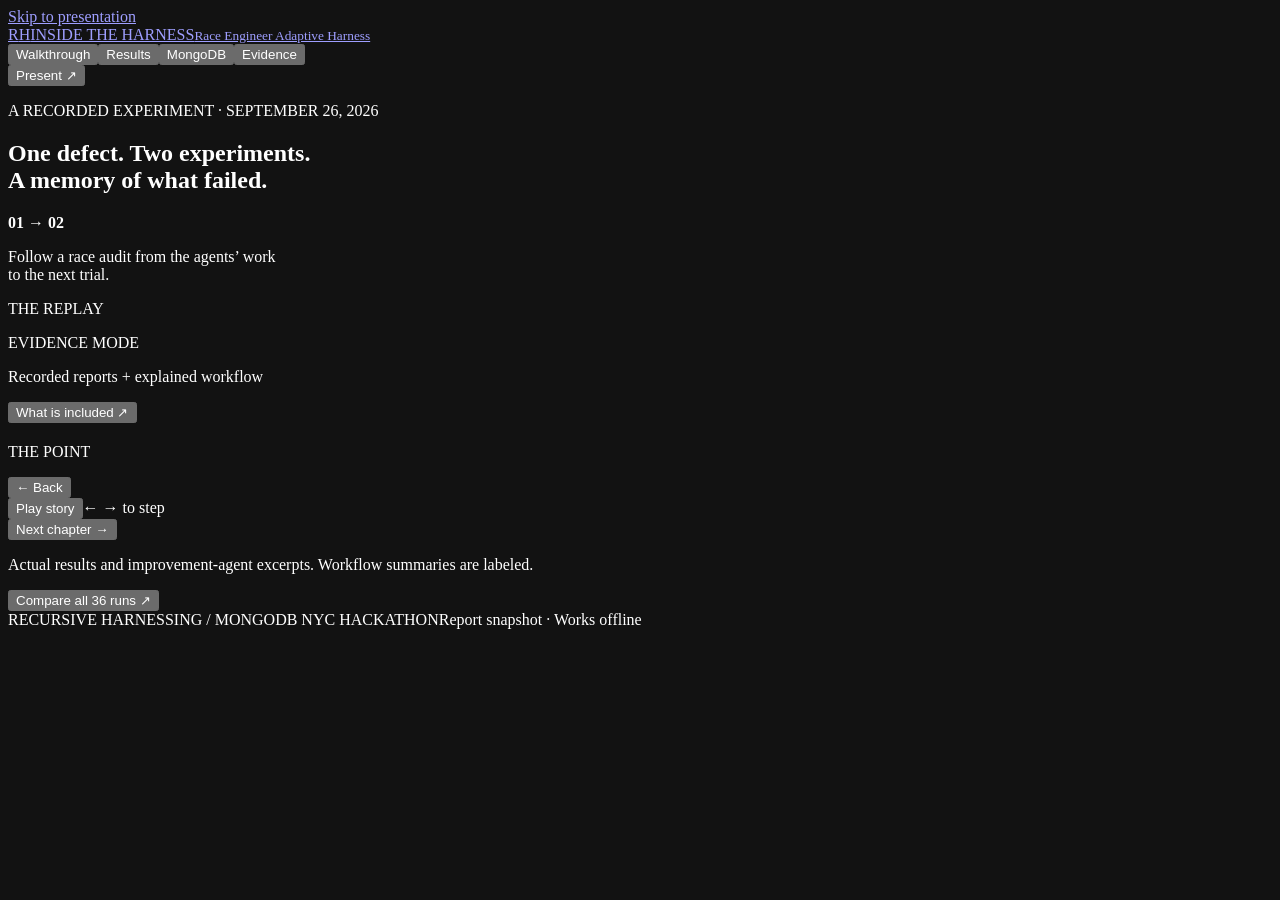
<file: presentations/experiment-walkthrough/page.html>
<!doctype html>
<html lang="en">
<head>
<meta charset="utf-8"><meta name="viewport" content="width=device-width,initial-scale=1">
<meta name="color-scheme" content="dark">
<title>Inside the Harness | Experiment 1 to Experiment 2</title>
<meta name="description" content="An interactive, evidence-backed walkthrough of the Race Engineer Adaptive Harness's first two experiments.">
<link rel="icon" type="image/svg+xml" href="data:image/svg+xml,%3Csvg xmlns='http://www.w3.org/2000/svg' viewBox='0 0 32 32'%3E%3Crect width='32' height='32' rx='7' fill='%230d161e'/%3E%3Cpath d='M8 10h16v5H13v7h11M8 22V10' fill='none' stroke='%23c4f86b' stroke-width='3'/%3E%3C/svg%3E">
<style>/* SITE_CSS */</style>
</head>
<body>
<a class="skip" href="#main">Skip to presentation</a>
<header class="topbar">
 <a href="#story" class="brand" aria-label="Inside the Harness home"><span class="brand-mark">R<span>H</span></span><span>INSIDE THE HARNESS<small>Race Engineer Adaptive Harness</small></span></a>
 <nav aria-label="Main views" class="topnav"><button class="active" data-view="story">Walkthrough</button><button data-view="results">Results</button><button data-view="database">MongoDB</button><button data-view="sources">Evidence</button></nav>
 <button id="fullscreen" class="quiet">Present <span aria-hidden="true">↗</span></button>
</header>
<main id="main">
 <section id="story-view">
  <div class="intro"><div><p class="eyebrow">A RECORDED EXPERIMENT · SEPTEMBER 26, 2026</p><h1>One defect. Two experiments.<br><span>A memory of what failed.</span></h1></div><div class="intro-side"><strong>01 <span>→</span> 02</strong><p>Follow a race audit from the agents’ work<br>to the next trial.</p></div></div>
  <div class="story-shell">
   <aside class="chapter-nav" aria-label="Walkthrough chapters"><p class="eyebrow">THE REPLAY</p><div id="chapters"></div><div class="replay-note"><span class="tiny-label">EVIDENCE MODE</span><p>Recorded reports + explained workflow</p><button class="text-link" data-action="coverage">What is included ↗</button></div></aside>
   <div class="story-workspace">
    <div class="scene-top"><p id="scene-kicker" class="eyebrow"></p><span id="scene-counter" class="mono"></span></div>
    <h2 id="scene-title"></h2><p class="scene-description" id="scene-description"></p>
    <div id="scene-visual" class="scene-visual"></div>
    <div class="takeaway"><span>THE POINT</span><p id="scene-takeaway"></p></div>
    <div class="scene-footer"><button id="prev" class="quiet">← Back</button><div class="play-tools"><button id="play" class="quiet">Play story</button><span class="keyboard-hint">← → to step</span></div><button id="next" class="primary">Next chapter →</button></div>
   </div>
  </div>
  <div class="under-story"><p><span class="dot"></span> Actual results and improvement-agent excerpts. Workflow summaries are labeled.</p><button class="text-link" data-view="results">Compare all 36 runs ↗</button></div>
 </section>
 <section id="results-view" hidden class="secondary-view"></section>
 <section id="database-view" hidden class="secondary-view"></section>
 <section id="sources-view" hidden class="secondary-view"></section>
</main>
<footer class="page-footer"><span>RECURSIVE HARNESSING / MONGODB NYC HACKATHON</span><span>Report snapshot <code id="commit-id"></code> · Works offline</span></footer>
<dialog id="drawer" aria-labelledby="drawer-title"><div class="drawer-head"><div><p id="drawer-kicker" class="eyebrow">SOURCE RECORD</p><h2 id="drawer-title"></h2></div><button id="close-drawer" class="quiet" aria-label="Close evidence">Close ×</button></div><div id="drawer-content"></div></dialog>
<div id="announcement" class="sr-only" aria-live="polite"></div>
<script>const DATA = /* EVIDENCE_DATA */;</script>
<script>/* SITE_JS */</script>
</body></html>
</file>
